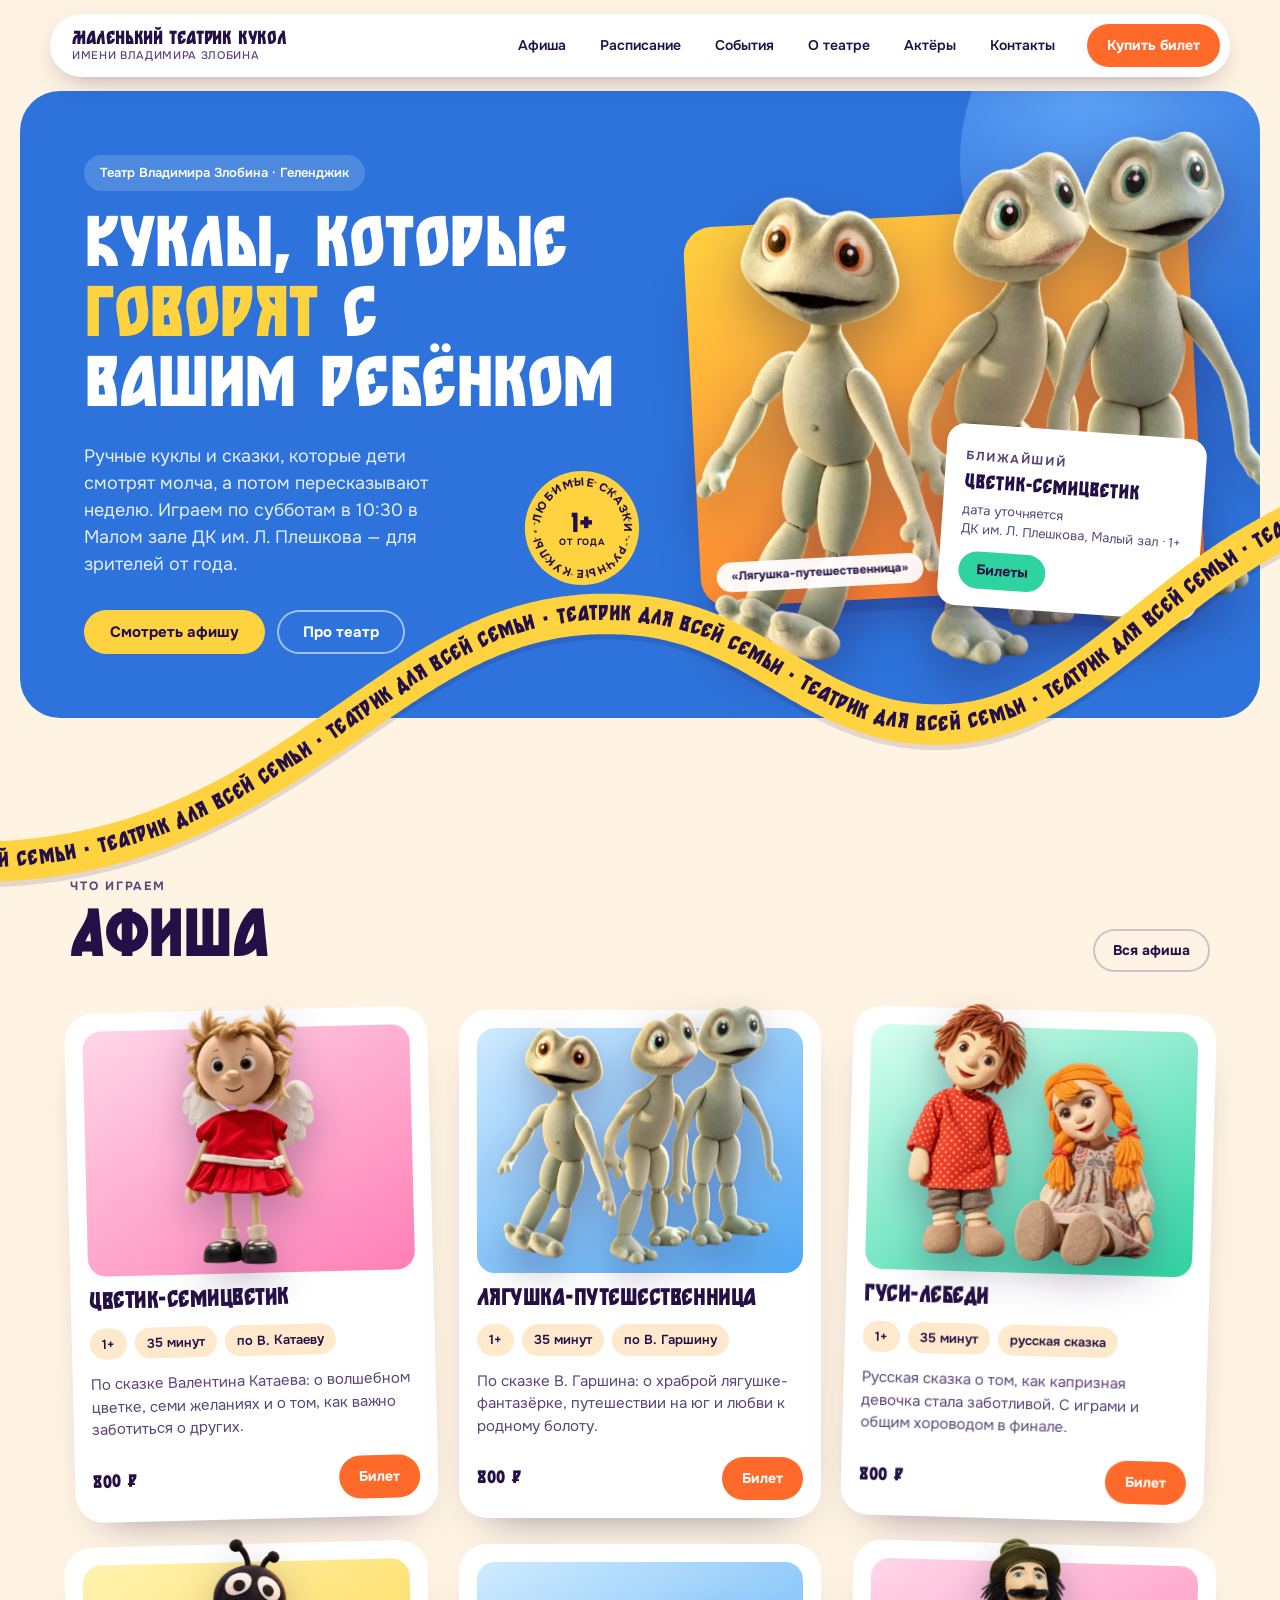
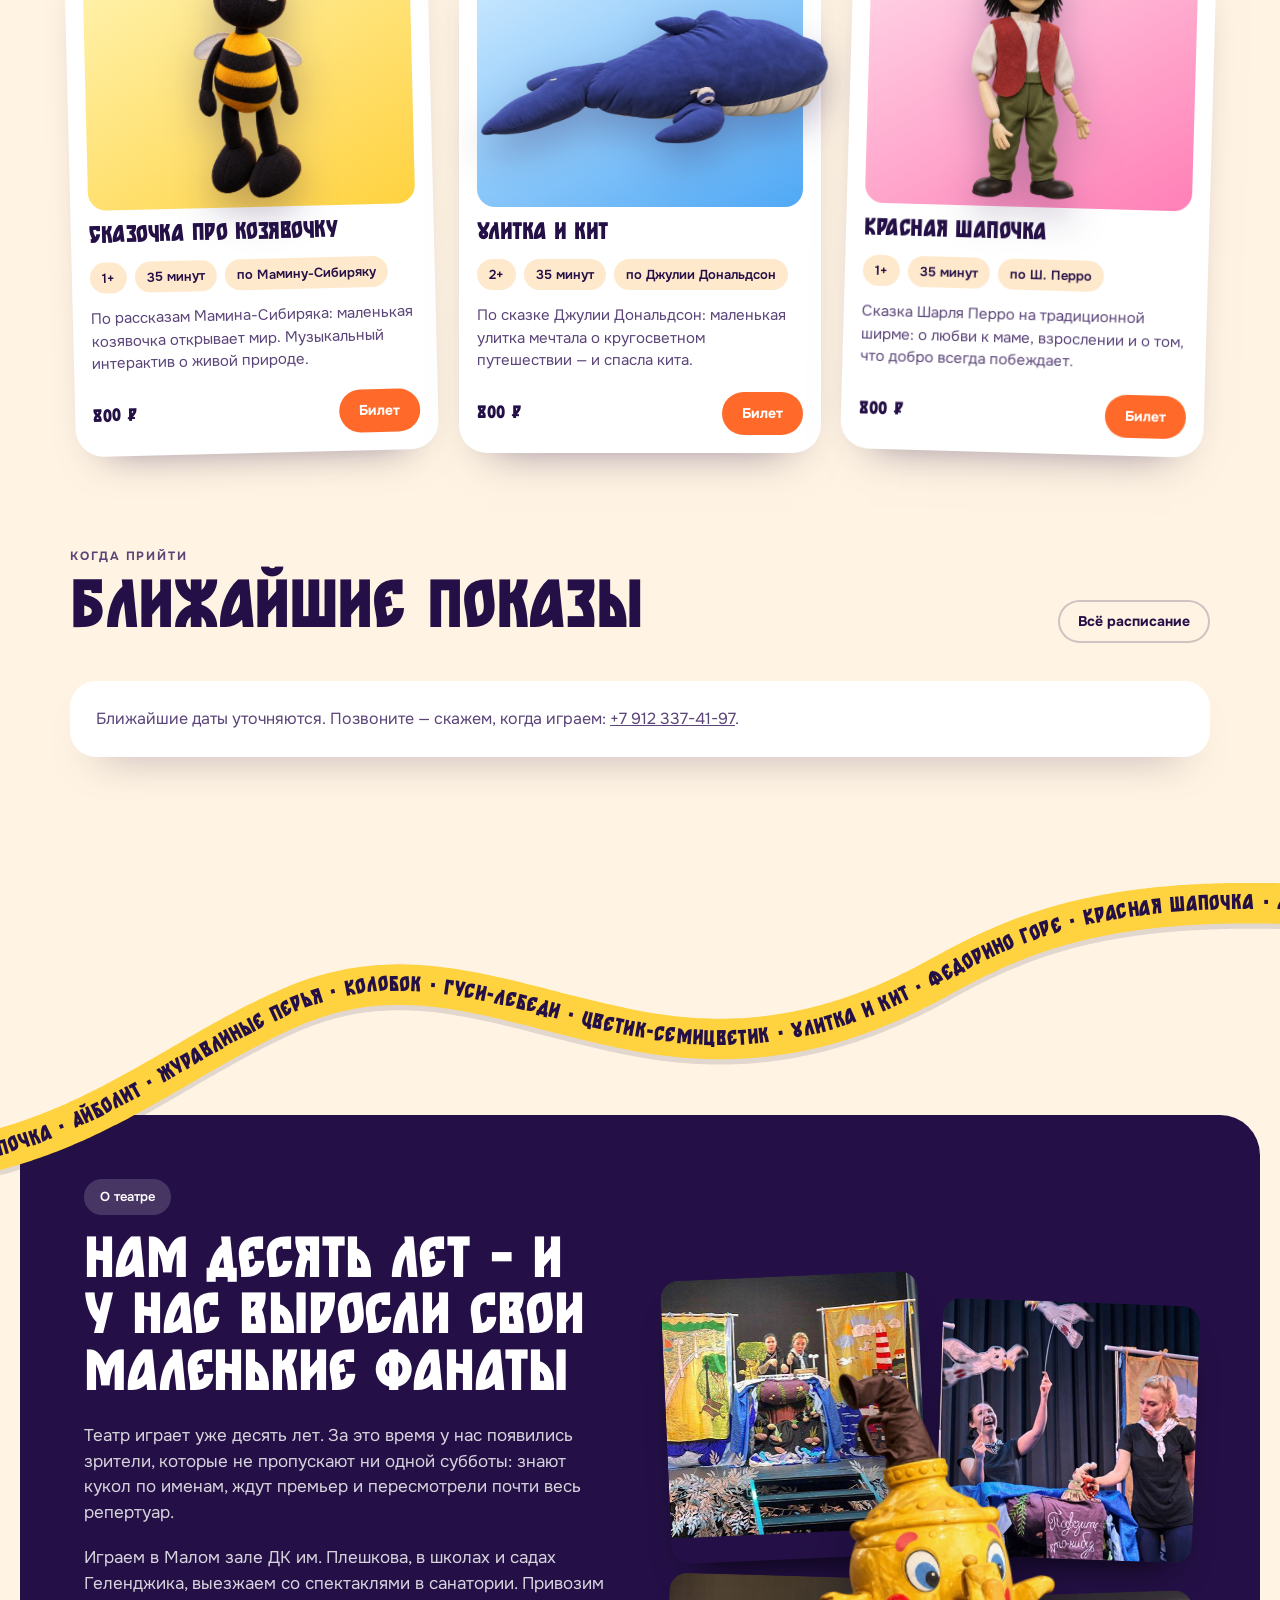
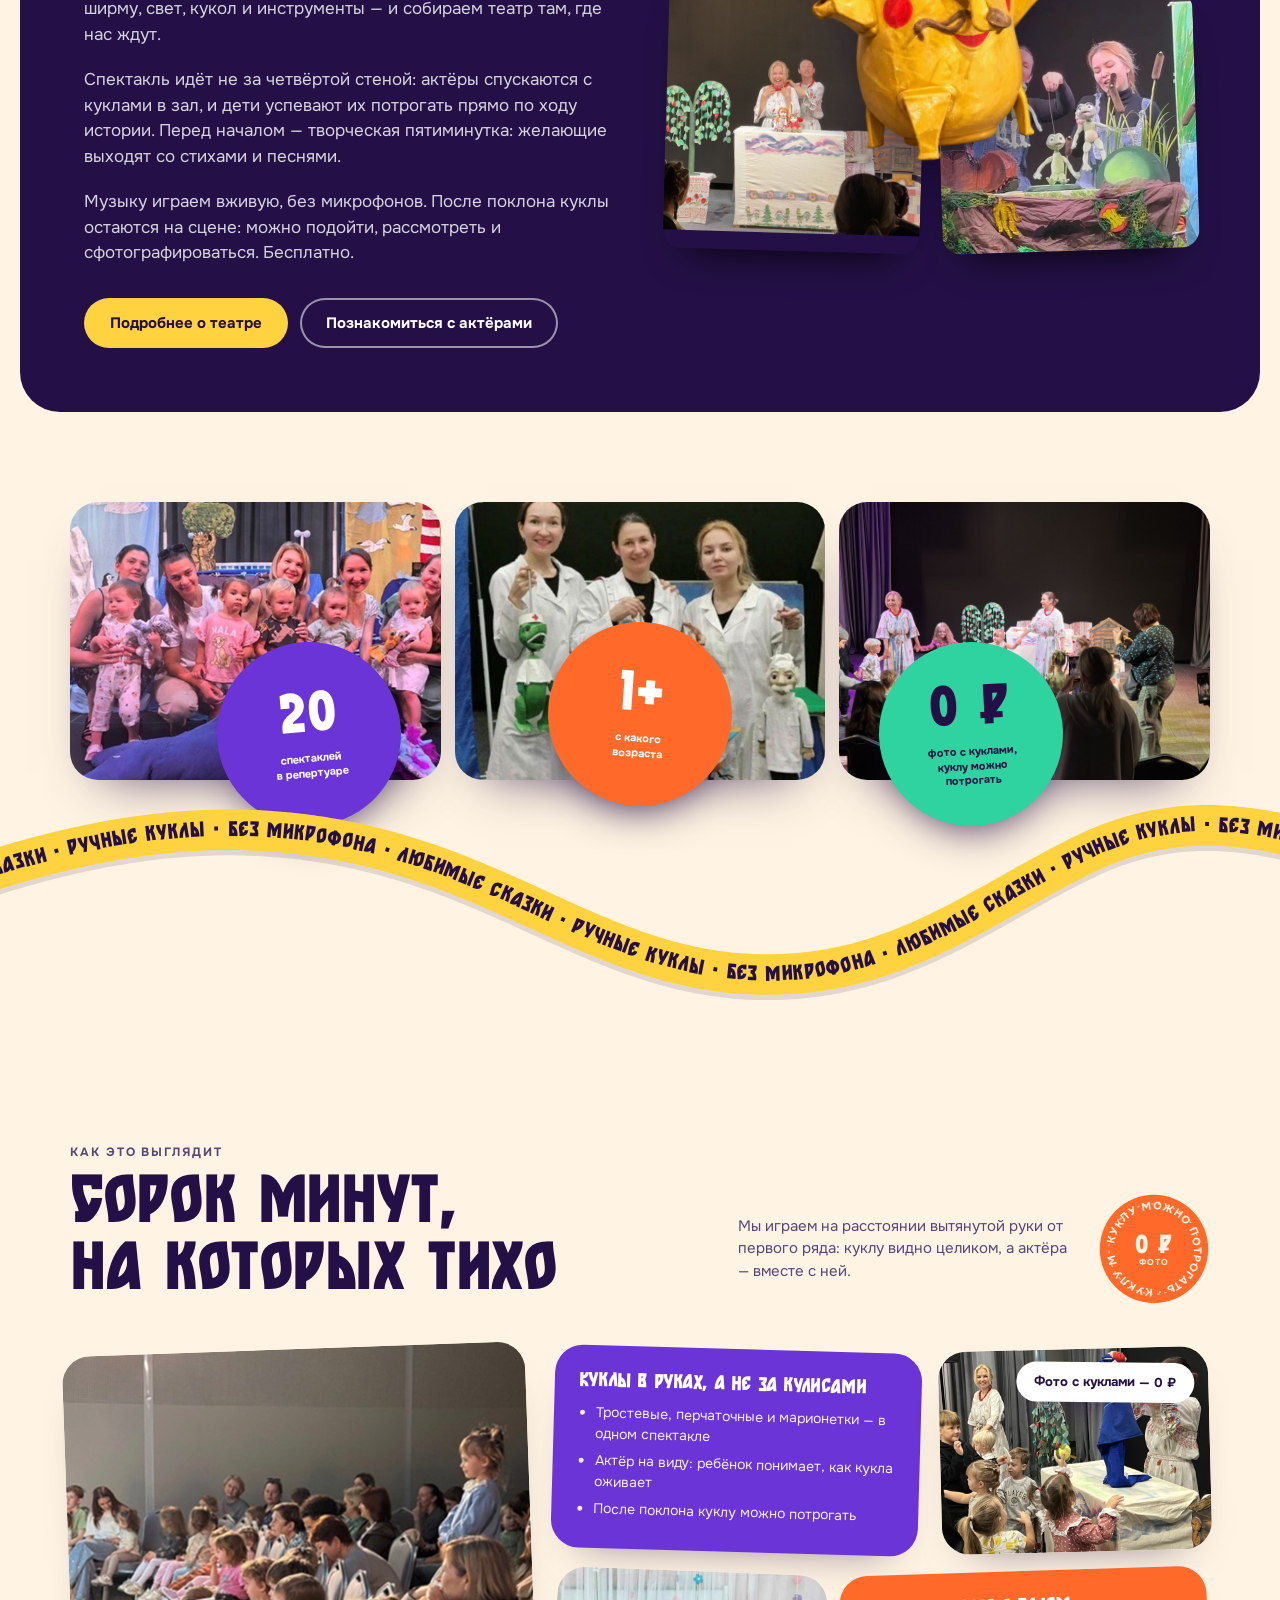
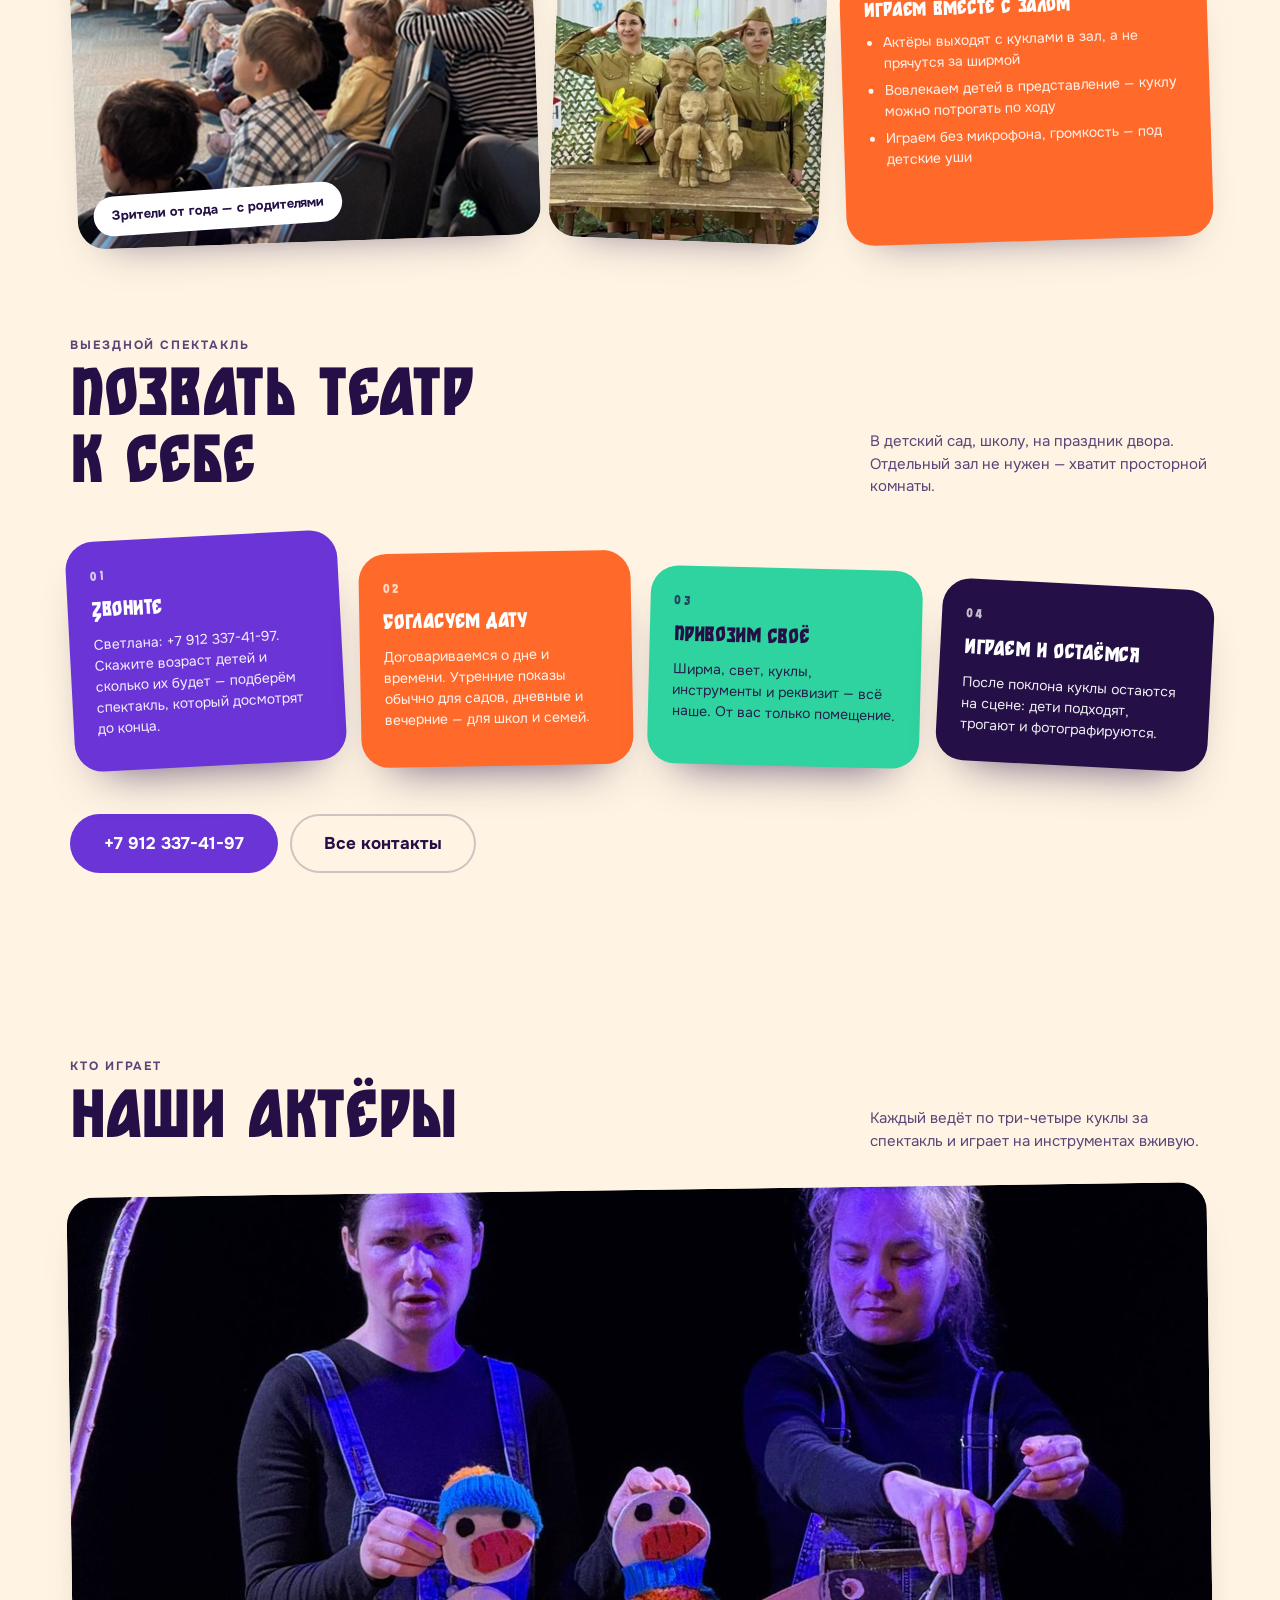
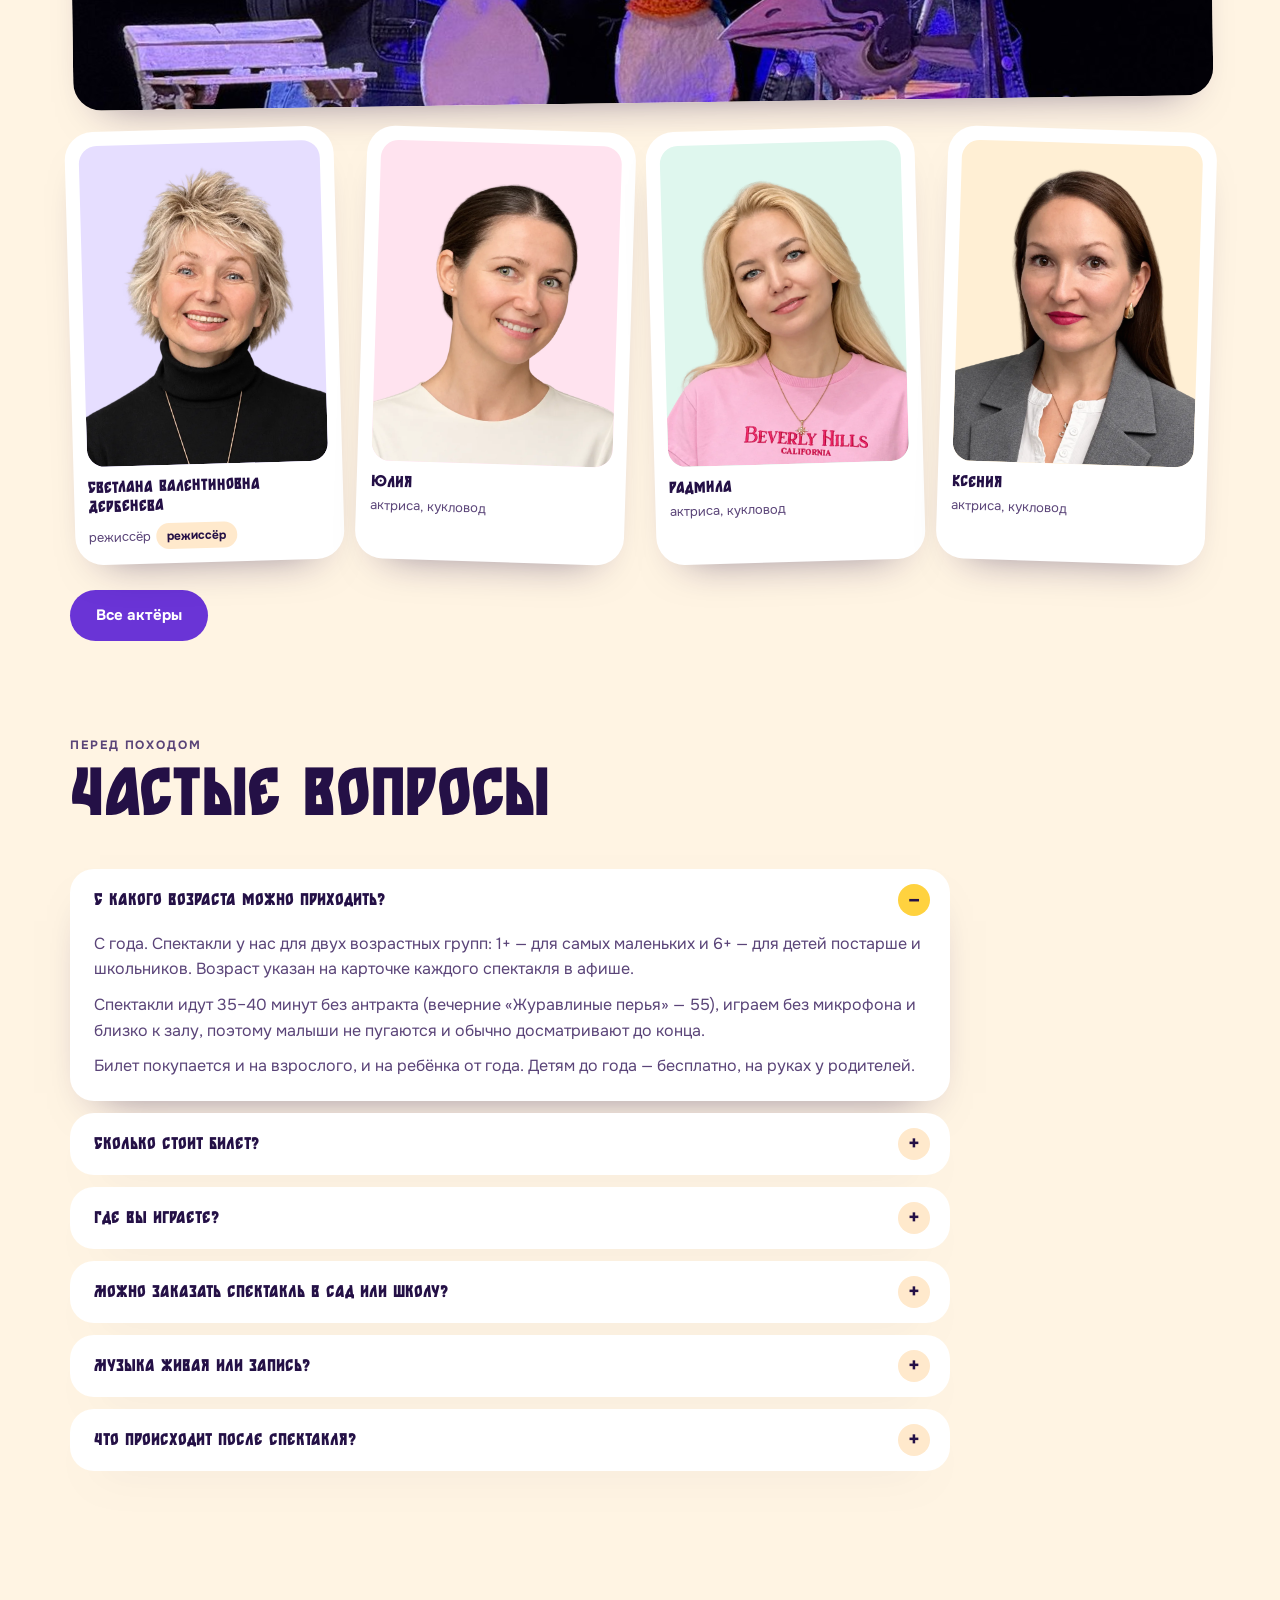
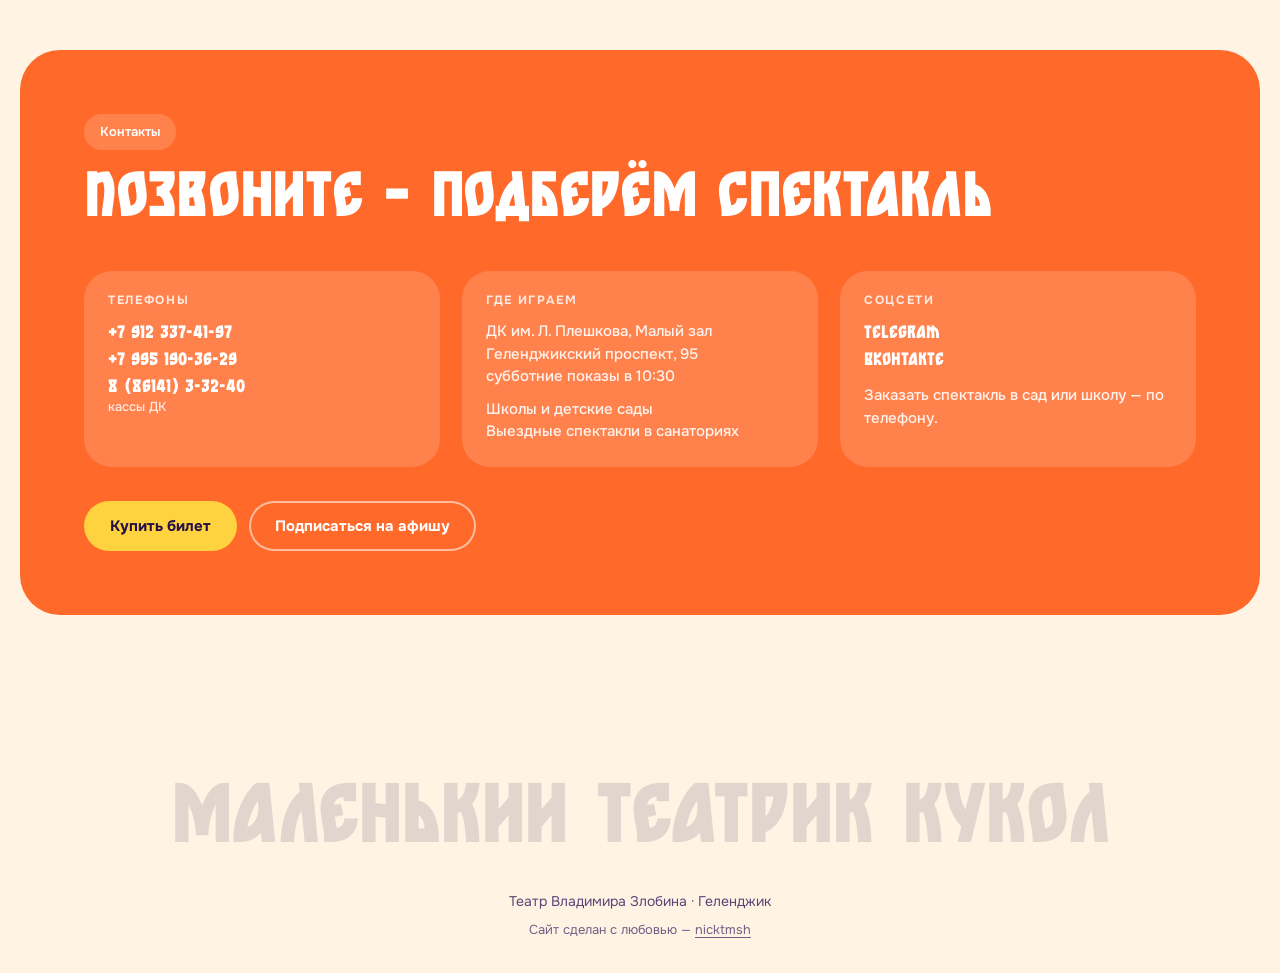
<file: index.html>
<!doctype html>
<html lang="ru">
<head>
<meta charset="utf-8">
<meta name="viewport" content="width=device-width,initial-scale=1,viewport-fit=cover">
<title>Маленький театрик кукол — Геленджик</title>
<meta name="description" content="Театр кукол Владимира Злобина в Геленджике: живая музыка, ручные куклы и сказки для зрителей от года. Афиша, расписание, актёры, контакты.">
<link rel="icon" href="assets/favicon.svg" type="image/svg+xml">
<link rel="icon" href="assets/favicon.ico" sizes="32x32">
<link rel="apple-touch-icon" href="assets/apple-touch-icon.png">
<link rel="manifest" href="assets/site.webmanifest">
<meta name="theme-color" content="#6A34D6">
<link rel="stylesheet" href="assets/css/onest.css">
<link rel="stylesheet" href="assets/css/site.css">
<link rel="stylesheet" href="assets/css/blocks.css">
</head>
<body>

<nav class="nav">
  <div class="nav-in">
    <a class="brand" href="index.html">Маленький театрик кукол<span>имени Владимира Злобина</span></a>
    <div class="nav-links">
      <a href="afisha.html">Афиша</a>
      <a href="raspisanie.html">Расписание</a>
      <a href="sobytiya.html">События</a>
      <a href="o-teatre.html">О театре</a>
      <a href="aktery.html">Актёры</a>
      <a href="#contacts">Контакты</a>
    </div>
    <a class="btn btn-orange btn-sm" href="https://gelendzhik.kassy.ru/events/detskie/" target="_blank" rel="noopener">Купить билет</a>
    <button class="burger" type="button" id="burger"
            aria-label="Меню" aria-expanded="false" aria-controls="navMenu">
      <span></span><span></span><span></span>
    </button>
  </div>
</nav>

<div class="nav-menu" id="navMenu" hidden>
  <nav class="nav-menu-links" aria-label="Разделы сайта">
      <a class="nav-menu-link c1" href="afisha.html">Афиша</a>
      <a class="nav-menu-link c2" href="raspisanie.html">Расписание</a>
      <a class="nav-menu-link c3" href="sobytiya.html">События</a>
      <a class="nav-menu-link c4" href="o-teatre.html">О театре</a>
      <a class="nav-menu-link c5" href="aktery.html">Актёры</a>
      <a class="nav-menu-link c6" href="#contacts">Контакты</a>
  </nav>
  <a class="nav-menu-phone" href="tel:+79123374197">+7 912 337-41-97</a>
  <img class="nav-menu-bird" src="assets/mascot/aybolit.webp" alt="" aria-hidden="true">
</div>

<header class="hero">
  <div class="hero-grid">
    <div>
      <span class="chip">Театр Владимира Злобина · Геленджик</span>
      <h1>Куклы, которые <em>говорят</em> с вашим ребёнком</h1>
      <p class="hero-sub">Ручные куклы и сказки, которые дети смотрят молча, а потом пересказывают неделю. Играем по субботам в 10:30 в Малом зале ДК им. Л. Плешкова — для зрителей от года.</p>
      <div class="hero-cta">
        <a class="btn btn-yellow" href="#afisha">Смотреть афишу</a>
        <a class="btn btn-ghost" href="#about">Про театр</a>
        <div class="seal" style="--seal:118px;margin-left:auto">
          <svg viewBox="0 0 124 124" role="img" aria-label="Для зрителей от года">
            <circle cx="62" cy="62" r="60" fill="#FFD23F"></circle>
            <circle cx="62" cy="62" r="50" fill="none" stroke="#241046" stroke-width="1.5" stroke-dasharray="3 5" opacity=".5"></circle>
            <path id="sealRing1" d="M62,62 m-44,0 a44,44 0 1,1 88,0 a44,44 0 1,1 -88,0" fill="none"></path>
            <text class="seal-ring" fill="#241046"><textPath href="#sealRing1" startOffset="2%">любимые сказки · ручные куклы · живые голоса ·</textPath></text>
            <text class="seal-mid" x="62" y="66" fill="#241046">1+</text>
            <text class="seal-sub" x="62" y="80" fill="#241046">от года</text>
          </svg>
        </div>
      </div>
    </div>
    <div class="hero-art">
      <div class="mascot hero-mascot" data-mascot-rotator data-interval="5500">
        <noscript><img src="assets/mascot/krasnaya-shapochka-volk.webp" alt="Кукла волка из спектакля «Красная шапочка»"></noscript>
      </div>
      <div class="ticket" id="heroTicket"></div>
    </div>
  </div>
</header>

<!-- жёлтая лента: объём и перехлёст строит assets/js/ribbon.js -->
<div class="ribbon ribbon-home" data-ribbon data-phrase="театрик для всей семьи" aria-hidden="true">
  <svg viewBox="0 0 1200 420" role="presentation">
    <defs>
      <path id="ribbonPath" d="M -100 384 C 90 402, 192 346, 300 274 C 396 210, 470 144, 598 156 C 720 168, 764 264, 890 258 C 1002 252, 1072 148, 1182 86 C 1238 54, 1272 42, 1310 32"></path>
    </defs>
    <g class="ribbon-fallback">
      <use href="#ribbonPath" class="band-edge"></use>
      <use href="#ribbonPath" class="band"></use>
    </g>
    <text><textPath href="#ribbonPath" startOffset="0">театрик для всей семьи</textPath></text>
  </svg>
</div>

<section id="afisha">
  <div class="wrap">
    <div class="sec-head">
      <div>
        <span class="eyebrow">Что играем</span>
        <h2>Афиша</h2>
      </div>
      <a class="btn btn-sm btn-line" href="afisha.html">Вся афиша</a>
    </div>
    <div class="cards" id="afishaCards"></div>
    <noscript><p class="sec-note" style="margin-top:20px">Афиша подгружается скриптом. Включите JavaScript или позвоните: +7 912 337-41-97.</p></noscript>
  </div>
</section>

<section id="schedule" style="padding-top:0">
  <div class="wrap">
    <div class="sec-head">
      <div>
        <span class="eyebrow">Когда прийти</span>
        <h2>Ближайшие показы</h2>
      </div>
      <a class="btn btn-sm btn-line" href="raspisanie.html">Всё расписание</a>
    </div>
    <div class="sched" id="schedList"></div>
  </div>
</section>

<!-- жёлтая лента: объём и перехлёст строит assets/js/ribbon.js -->
<div class="ribbon ribbon-titles" data-ribbon data-phrase="Красная шапочка · Айболит · Журавлиные перья · Колобок · Гуси-лебеди · Цветик-семицветик · Улитка и кит · Федорино горе" aria-hidden="true">
  <svg viewBox="0 0 1200 420" role="presentation">
    <defs>
      <path id="ribbonPath3" d="M -100 396 C 70 386, 152 300, 270 248 C 382 198, 472 244, 592 268 C 702 290, 792 268, 882 218 C 972 168, 1064 134, 1310 156"></path>
    </defs>
    <g class="ribbon-fallback">
      <use href="#ribbonPath3" class="band-edge"></use>
      <use href="#ribbonPath3" class="band"></use>
    </g>
    <text><textPath href="#ribbonPath3" startOffset="0">Красная шапочка · Айболит · Журавлиные перья · Колобок · Гуси-лебеди · Цветик-семицветик · Улитка и кит · Федорино горе</textPath></text>
  </svg>
</div>

<section id="about">
  <div class="about">
    <div class="about-grid">
      <div>
        <span class="chip">О театре</span>
        <h2 style="margin-top:18px">Нам десять лет — и у нас выросли свои маленькие фанаты</h2>
        <p>Театр играет уже десять лет. За это время у нас появились зрители, которые не пропускают ни одной субботы: знают кукол по именам, ждут премьер и пересмотрели почти весь репертуар.</p>
        <p>Играем в Малом зале ДК им. Плешкова, в школах и садах Геленджика, выезжаем со спектаклями в санатории. Привозим ширму, свет, кукол и инструменты — и собираем театр там, где нас ждут.</p>
        <p>Спектакль идёт не за четвёртой стеной: актёры спускаются с куклами в зал, и дети успевают их потрогать прямо по ходу истории. Перед началом — творческая пятиминутка: желающие выходят со стихами и песнями.</p>
        <p>Музыку играем вживую, без микрофонов. После поклона куклы остаются на сцене: можно подойти, рассмотреть и сфотографироваться. Бесплатно.</p>
        <div class="hero-cta">
          <a class="btn btn-yellow" href="o-teatre.html">Подробнее о театре</a>
          <a class="btn btn-ghost" href="aktery.html">Познакомиться с актёрами</a>
        </div>
      </div>
      <div class="collage">
        <figure><img src="assets/photo/scene-shirma.jpg" alt="Сцена с расписными ширмами и куклами" loading="lazy"></figure>
        <figure><img src="assets/photo/seagulls.jpg" alt="Актрисы ведут марионеток-чаек" loading="lazy"></figure>
        <figure><img src="assets/photo/gusi-scene.jpg" alt="Сцена спектакля «Гуси-лебеди»: ширма, избушка и яблоня" loading="lazy"></figure>
        <figure><img src="assets/photo/frogs.jpg" alt="Куклы-лягушки на марионеточных нитях" loading="lazy"></figure>
              <img class="about-mascot" src="assets/mascot/fedorino-gore.webp"
             alt="Кукла самовара из спектакля «Федорино горе»">
</div>
    </div>
  </div>

  <div class="wrap">
    <div class="factband">
      <div class="factband-stats">
        <div class="stat"><b>20</b><span>спектаклей<br>в репертуаре</span></div>
        <div class="stat"><b>1+</b><span>с какого<br>возраста</span></div>
        <div class="stat"><b>0 ₽</b><span>фото с куклами,<br>куклу можно<br>потрогать</span></div>
      </div>
      <div class="factband-photos">
        <figure><img src="assets/photo/kids-whale.jpg" alt="Зрители фотографируются с большой куклой кита" loading="lazy"></figure>
        <figure><img src="assets/photo/doctors.jpg" alt="Актрисы в белых халатах с куклами" loading="lazy"></figure>
        <figure><img src="assets/photo/gusi-khorovod.jpg" alt="Дети водят хоровод с актрисами после спектакля «Гуси-лебеди»" loading="lazy"></figure>
      </div>
    </div>
  </div>
</section>

<!-- жёлтая лента: объём и перехлёст строит assets/js/ribbon.js -->
<div class="ribbon ribbon-mid" data-ribbon data-phrase="любимые сказки · ручные куклы · без микрофона" aria-hidden="true">
  <svg viewBox="0 0 1200 420" role="presentation">
    <defs>
      <path id="ribbonPath2" d="M -100 214 C 70 148, 222 116, 392 172 C 520 214, 606 288, 744 278 C 860 270, 940 200, 1030 160 C 1120 122, 1200 140, 1310 180"></path>
    </defs>
    <g class="ribbon-fallback">
      <use href="#ribbonPath2" class="band-edge"></use>
      <use href="#ribbonPath2" class="band"></use>
    </g>
    <text><textPath href="#ribbonPath2" startOffset="0">любимые сказки · ручные куклы · без микрофона</textPath></text>
  </svg>
</div>

<section id="how">
  <div class="wrap">
    <div class="sec-head">
      <div>
        <span class="eyebrow">Как это выглядит</span>
        <h2>Сорок минут, <br>на которых тихо</h2>
      </div>
      <div style="display:flex;align-items:center;gap:20px;flex-wrap:wrap">
        <p class="sec-note">Мы играем на расстоянии вытянутой руки от первого ряда: куклу видно целиком, а актёра — вместе с ней.</p>
        <div class="seal" style="--seal:112px">
          <svg viewBox="0 0 124 124" role="img" aria-label="Фото с куклами бесплатно">
            <circle cx="62" cy="62" r="60" fill="#FF6A2B"></circle>
            <circle cx="62" cy="62" r="50" fill="none" stroke="#FFF4E3" stroke-width="1.5" stroke-dasharray="3 5" opacity=".6"></circle>
            <path id="sealRing2" d="M62,62 m-44,0 a44,44 0 1,1 88,0 a44,44 0 1,1 -88,0" fill="none"></path>
            <text class="seal-ring" fill="#FFF4E3"><textPath href="#sealRing2" startOffset="2%">куклу можно потрогать · куклу можно потрогать ·</textPath></text>
            <text class="seal-mid" x="62" y="66" fill="#FFF4E3">0 ₽</text>
            <text class="seal-sub" x="62" y="80" fill="#FFF4E3">фото</text>
          </svg>
        </div>
      </div>
    </div>

    <div class="mosaic">
      <div class="mos m1">
        <img src="assets/photo/audience.jpg" alt="Зрительный зал: дети и родители смотрят спектакль" loading="lazy">
        <span class="bubble b1">Зрители от года — с родителями</span>
      </div>
      <div class="mos m2 mos-text m-violet">
        <h3>Куклы в руках, а не за кулисами</h3>
        <ul>
          <li>Тростевые, перчаточные и марионетки — в одном спектакле</li>
          <li>Актёр на виду: ребёнок понимает, как кукла оживает</li>
          <li>После поклона куклу можно потрогать</li>
        </ul>
      </div>
      <div class="mos m3">
        <img src="assets/photo/kids-puppets.jpg" alt="Дети трогают кукол после спектакля «Гуси-лебеди»" loading="lazy">
        <span class="bubble b2">Фото с куклами — 0 ₽</span>
      </div>
      <div class="mos m4">
        <img src="assets/photo/soldiers.jpg" alt="Актрисы в военной форме с куклами из спектакля о войне" loading="lazy">
      </div>
      <div class="mos m5 mos-text m-orange">
        <h3>Играем вместе с залом</h3>
        <ul>
          <li>Актёры выходят с куклами в зал, а не прячутся за ширмой</li>
          <li>Вовлекаем детей в представление — куклу можно потрогать по ходу</li>
          <li>Играем без микрофона, громкость — под детские уши</li>
        </ul>
      </div>
    </div>
  </div>
</section>

<section id="order" style="padding-top:0">
  <div class="wrap">
    <div class="sec-head">
      <div>
        <span class="eyebrow">Выездной спектакль</span>
        <h2>Позвать театр <br>к себе</h2>
      </div>
      <p class="sec-note">В детский сад, школу, на праздник двора. Отдельный зал не нужен — хватит просторной комнаты.</p>
    </div>
    <div class="steps">
      <article class="step">
        <span class="no">01</span>
        <h3>Звоните</h3>
        <p>Светлана: +7 912 337-41-97. Скажите возраст детей и сколько их будет — подберём спектакль, который досмотрят до конца.</p>
      </article>
      <article class="step">
        <span class="no">02</span>
        <h3>Согласуем дату</h3>
        <p>Договариваемся о дне и времени. Утренние показы обычно для садов, дневные и вечерние — для школ и семей.</p>
      </article>
      <article class="step">
        <span class="no">03</span>
        <h3>Привозим своё</h3>
        <p>Ширма, свет, куклы, инструменты и реквизит — всё наше. От вас только помещение.</p>
      </article>
      <article class="step">
        <span class="no">04</span>
        <h3>Играем и остаёмся</h3>
        <p>После поклона куклы остаются на сцене: дети подходят, трогают и фотографируются.</p>
      </article>
    </div>
    <div class="hero-cta" style="margin-top:8px">
      <a class="btn btn-violet btn-lg" href="tel:+79123374197">+7 912 337-41-97</a>
      <a class="btn btn-line btn-lg" href="#contacts">Все контакты</a>
    </div>
  </div>
</section>

<section id="troupe">
  <div class="wrap">
    <div class="sec-head">
      <div>
        <span class="eyebrow">Кто играет</span>
        <h2>Наши актёры</h2>
      </div>
      <p class="sec-note">Каждый ведёт по три-четыре куклы за спектакль и играет на инструментах вживую.</p>
    </div>
    <a class="troupe-photo" href="aktery.html">
      <img src="assets/photo/actors-shirma.jpg"
           alt="Две актрисы ведут кукол-снеговичков за ширмой" loading="lazy">
      <span class="troupe-photo-cap">Обычный спектакль играют двое или трое — за ширмой и с куклами в руках</span>
    </a>
    <div class="troupe">
      <a class="actor" href="aktery.html">
        <div class="ph-p p4 has-photo"><img src="assets/photo/actors/svetlana.webp" alt="Светлана Валентиновна Дербенева, режиссёр театра" loading="lazy"></div>
        <b>Светлана Валентиновна Дербенева</b>
        <small>режиссёр</small>
        <span class="role">режиссёр</span>
      </a>
      <a class="actor" href="aktery.html">
        <div class="ph-p p1 has-photo"><img src="assets/photo/actors/yulia.webp" alt="Юлия, актриса театра" loading="lazy"></div>
        <b>Юлия</b>
        <small>актриса, кукловод</small>
      </a>
      <a class="actor" href="aktery.html">
        <div class="ph-p p2 has-photo"><img src="assets/photo/actors/radmila.webp" alt="Радмила, актриса театра" loading="lazy"></div>
        <b>Радмила</b>
        <small>актриса, кукловод</small>
      </a>
      <a class="actor" href="aktery.html">
        <div class="ph-p p3 has-photo"><img src="assets/photo/actors/ksenia.webp" alt="Ксения, актриса театра" loading="lazy"></div>
        <b>Ксения</b>
        <small>актриса, кукловод</small>
      </a>
    </div>
    <div class="hero-cta" style="margin-top:28px">
      <a class="btn btn-violet" href="aktery.html">Все актёры</a>
    </div>
  </div>
</section>

<section id="faq" style="padding-top:0">
  <div class="wrap">
    <div class="sec-head">
      <div>
        <span class="eyebrow">Перед походом</span>
        <h2>Частые вопросы</h2>
      </div>
    </div>
    <div class="faq">
      <details open>
        <summary>С какого возраста можно приходить?</summary>
        <div class="answer">
          <p>С года. Спектакли у нас для двух возрастных групп: 1+ — для самых маленьких и 6+ — для детей постарше и школьников. Возраст указан на карточке каждого спектакля в афише.</p>
          <p>Спектакли идут 35–40 минут без антракта (вечерние «Журавлиные перья» — 55), играем без микрофона и близко к залу, поэтому малыши не пугаются и обычно досматривают до конца.</p>
          <p>Билет покупается и на взрослого, и на ребёнка от года. Детям до года — бесплатно, на руках у родителей.</p>
        </div>
      </details>
      <details>
        <summary>Сколько стоит билет?</summary>
        <div class="answer">
          <p>800 ₽ на субботние спектакли, 1000 ₽ на вечерние «Журавлиные перья». Билет нужен и взрослому, и ребёнку от года. Купить можно на kassy.ru или в кассе ДК.</p>
        </div>
      </details>
      <details>
        <summary>Где вы играете?</summary>
        <div class="answer">
          <p>Основная площадка — Малый зал ДК им. Л. Плешкова, Геленджикский проспект, 95: субботние показы в 10:30. Играем на фестивалях, в школах и детских садах города, выезжаем со спектаклями в санатории.</p>
        </div>
      </details>
      <details>
        <summary>Можно заказать спектакль в сад или школу?</summary>
        <div class="answer">
          <p>Да. Привозим ширму, свет, кукол и инструменты — от вас нужно только помещение. Обсудить спектакль и договориться о приезде можно со Светланой: +7 912 337-41-97.</p>
        </div>
      </details>
      <details>
        <summary>Музыка живая или запись?</summary>
        <div class="answer">
          <p>Живая. Инструменты стоят прямо на сцене, играют те же актёры, что ведут кукол. Фонограммы у нас нет.</p>
        </div>
      </details>
      <details>
        <summary>Что происходит после спектакля?</summary>
        <div class="answer">
          <p>Куклы остаются на сцене. Можно подойти, рассмотреть их вблизи, потрогать и сфотографироваться — бесплатно.</p>
        </div>
      </details>
    </div>
  </div>
</section>

<section id="contacts">
  <div class="contacts">
    <span class="chip">Контакты</span>
    <h2 style="margin-top:18px">Позвоните — подберём спектакль</h2>
    <div class="c-grid">
      <div class="c-card">
        <h3>Телефоны</h3>
        <a href="tel:+79123374197">+7 912 337-41-97</a>
        <a href="tel:+79951903629">+7 995 190-36-29</a>
        <a href="tel:+78614133240">8 (86141) 3-32-40<small>кассы ДК</small></a>
      </div>
      <div class="c-card">
        <h3>Где играем</h3>
        <p class="plain">ДК им. Л. Плешкова, Малый зал<br>Геленджикский проспект, 95<br>субботние показы в 10:30</p>
        <p class="plain" style="margin-top:10px">Школы и детские сады<br>Выездные спектакли в санаториях</p>
      </div>
      <div class="c-card">
        <h3>Соцсети</h3>
        <a href="https://t.me/teatr77777" target="_blank" rel="noopener">Telegram</a>
        <a href="https://vk.com/smallteatrik" target="_blank" rel="noopener">ВКонтакте</a>
        <p class="plain" style="margin-top:10px">Заказать спектакль в сад или школу — по телефону.</p>
      </div>
    </div>
    <div class="c-cta">
      <a class="btn btn-yellow" href="https://gelendzhik.kassy.ru/events/detskie/" target="_blank" rel="noopener">Купить билет</a>
      <a class="btn btn-ghost" href="https://t.me/teatr77777" target="_blank" rel="noopener">Подписаться на афишу</a>
    </div>
  </div>
</section>

<div class="wordmark" aria-hidden="true"><div>маленький театрик кукол</div></div>

<footer>
  Театр Владимира Злобина · Геленджик
  <span class="credit">Сайт сделан с любовью — <a href="https://www.nicktmsh.com/" target="_blank" rel="noopener">nicktmsh</a></span>
</footer>

<script src="assets/js/store.js"></script>
<script src="assets/js/lift.js" defer></script>
<script src="assets/js/render.js"></script>
<script src="assets/js/hero-mascot.js" defer></script>
<script src="assets/js/ribbon.js" defer></script>
<script>
(function(){
  'use strict';
  var esc = TEATR.escapeHtml;

  /* ── карточки афиши: на главной — первые шесть ── */
  var shows = TEATR.published();
  document.getElementById('afishaCards').innerHTML = shows.slice(0, 6).map(TEATR.cardHtml).join('');

  /* ── расписание: ближайшие показы, остальное — на странице расписания ── */
  var upcoming = TEATR.upcoming();
  var schedEl = document.getElementById('schedList');
  if (upcoming.length) {
    schedEl.innerHTML = upcoming.slice(0, 4).map(TEATR.schedRowHtml).join('');
  } else {
    schedEl.innerHTML = '<div class="sched-empty">Ближайшие даты уточняются. Позвоните — скажем, когда играем: <a href="tel:+79123374197" style="text-decoration:underline">+7 912 337-41-97</a>.</div>';
  }

  /* ── билет ближайшего спектакля в герое ── */
  var n = TEATR.next();
  if (n) {
    var when = n.date ? TEATR.formatDate(n.date) : 'дата уточняется';
    document.getElementById('heroTicket').innerHTML = '' +
      '<span class="eyebrow">Ближайший</span>' +
      '<b><a href="spektakl.html?id=' + encodeURIComponent(n.id) + '">' + esc(n.title) + '</a></b>' +
      '<small>' + esc(when) + '</small>' +
      '<small>' + esc(n.venue) + ' · ' + esc(n.age) + '</small>' +
      '<a class="price" href="' + esc(n.ticketUrl || TEATR.TICKET_URL) + '" target="_blank" rel="noopener">Билеты</a>';
  }
})();
</script>
<script src="assets/js/menu.js" defer></script>
</body>
</html>
</file>
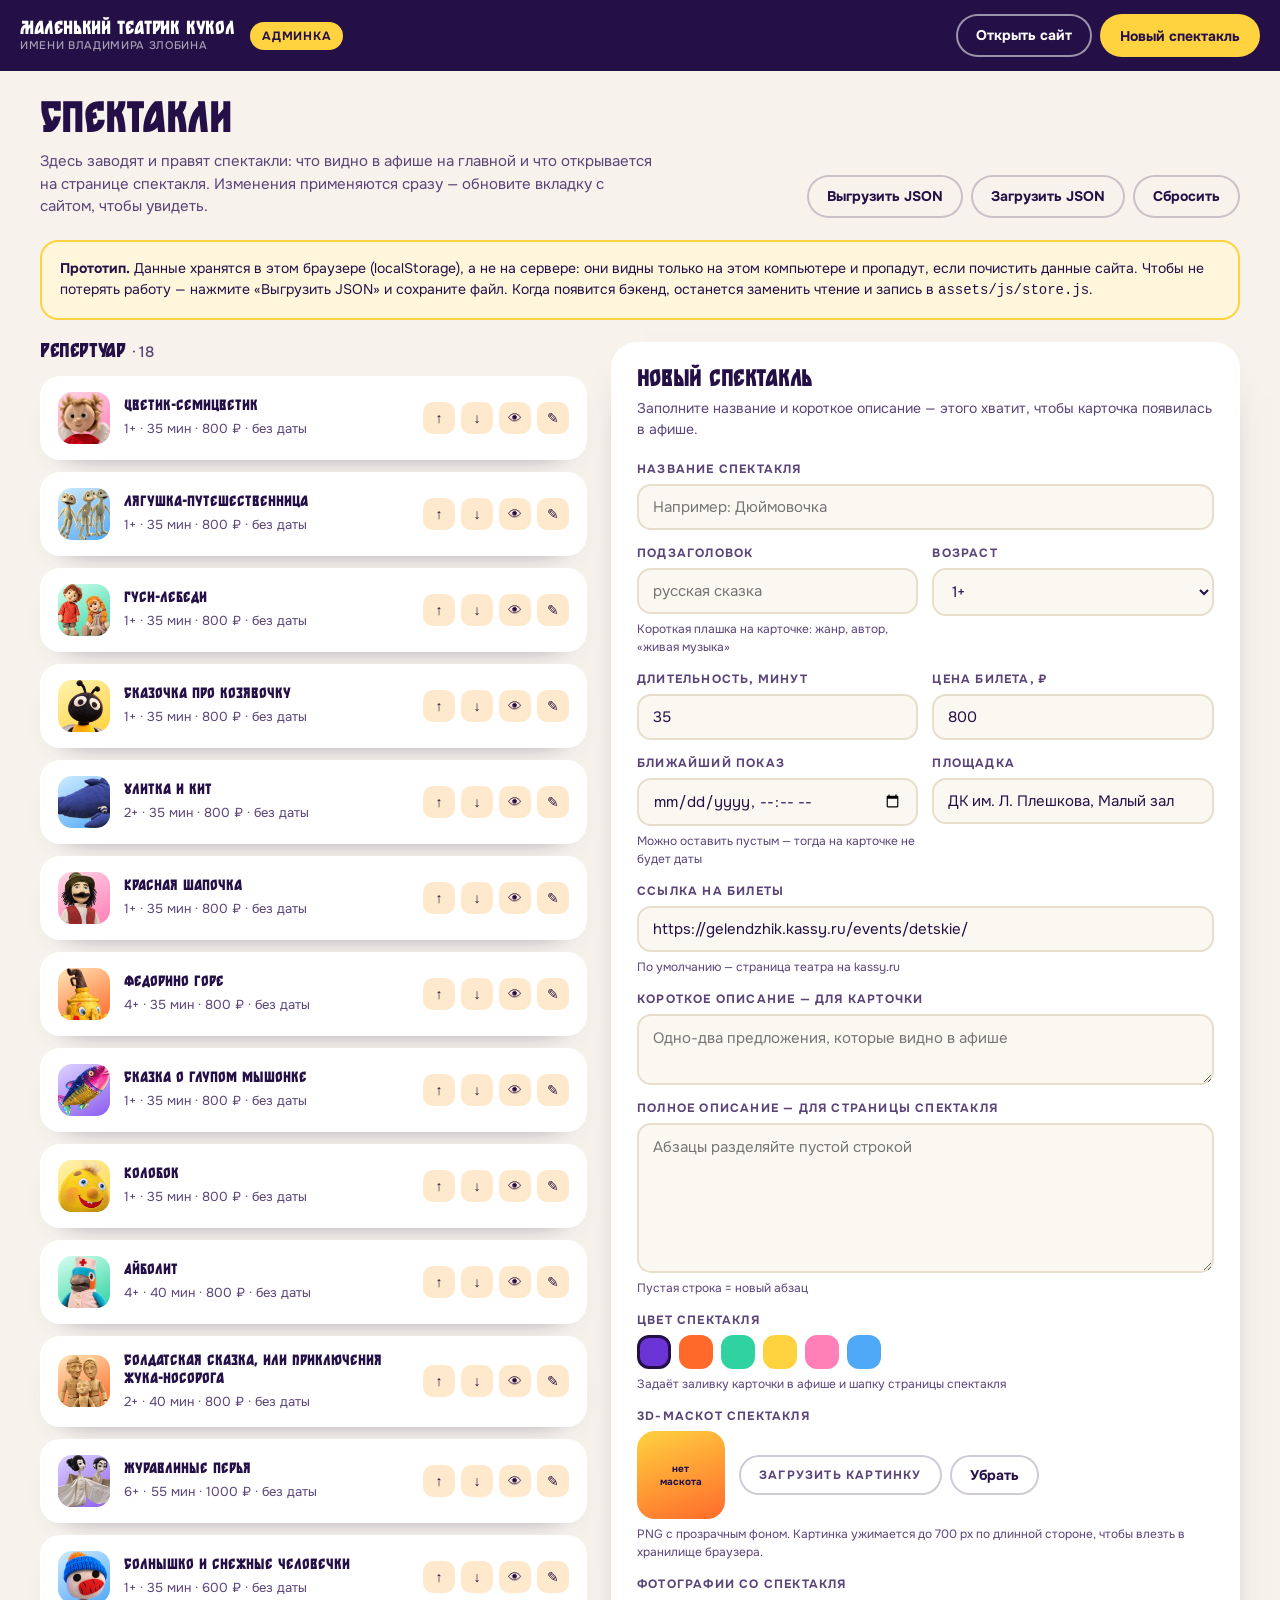
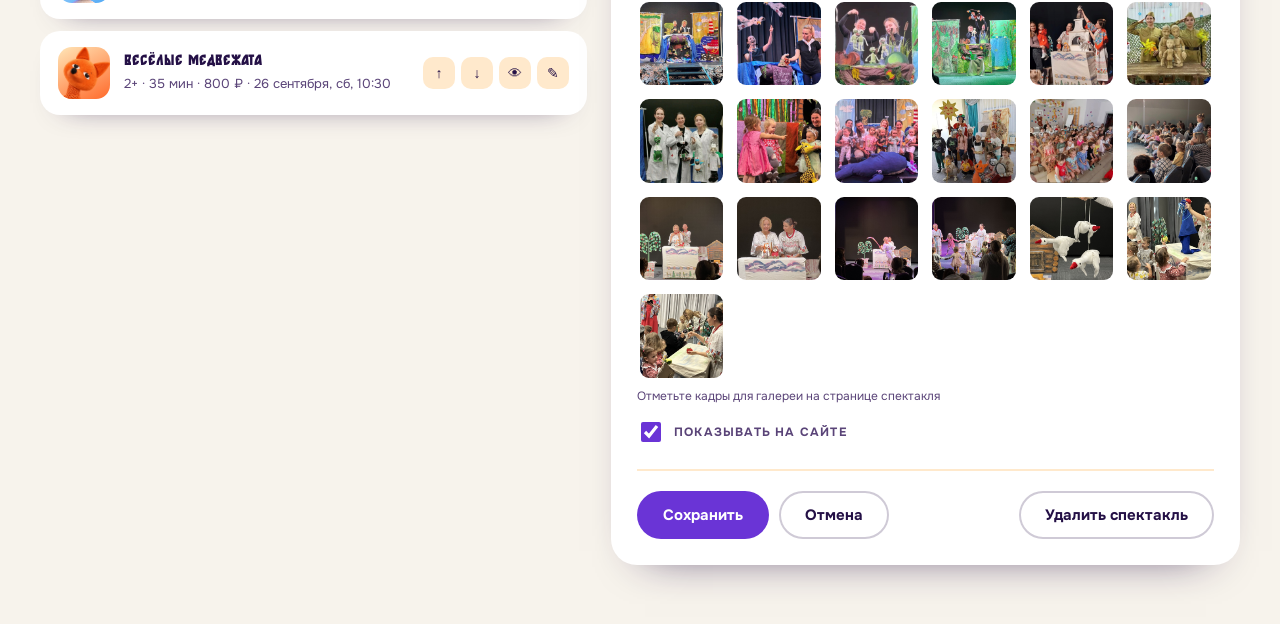
<file: admin.html>
<!doctype html>
<html lang="ru">
<head>
<meta charset="utf-8">
<meta name="viewport" content="width=device-width,initial-scale=1,viewport-fit=cover">
<title>Админка — Маленький театрик кукол</title>
<meta name="robots" content="noindex">
<link rel="icon" href="assets/favicon.svg" type="image/svg+xml">
<link rel="icon" href="assets/favicon.ico" sizes="32x32">
<link rel="apple-touch-icon" href="assets/apple-touch-icon.png">
<link rel="manifest" href="assets/site.webmanifest">
<meta name="theme-color" content="#6A34D6">
<link rel="stylesheet" href="assets/css/onest.css">
<link rel="stylesheet" href="assets/css/site.css">
<link rel="stylesheet" href="assets/css/admin.css">
</head>
<body class="admin">

<div class="adm-top">
  <div class="adm-top-in">
    <div class="brand">Маленький театрик кукол<span>имени Владимира Злобина</span></div>
    <span class="adm-badge">Админка</span>
    <div class="adm-top-actions">
      <a class="btn btn-sm btn-ghost" href="index.html" target="_blank" rel="noopener">Открыть сайт</a>
      <button class="btn btn-sm btn-yellow" id="btnNew" type="button">Новый спектакль</button>
    </div>
  </div>
</div>

<div class="adm-wrap">

  <div class="adm-head">
    <div>
      <h1>Спектакли</h1>
      <p>Здесь заводят и правят спектакли: что видно в афише на главной и что открывается на странице спектакля. Изменения применяются сразу — обновите вкладку с сайтом, чтобы увидеть.</p>
    </div>
    <div style="display:flex;gap:8px;flex-wrap:wrap">
      <button class="btn btn-sm btn-line" id="btnExport" type="button">Выгрузить JSON</button>
      <label class="btn btn-sm btn-line" for="fileImport" style="cursor:pointer">Загрузить JSON</label>
      <input type="file" id="fileImport" accept="application/json,.json" hidden>
      <button class="btn btn-sm btn-line" id="btnReset" type="button">Сбросить</button>
    </div>
  </div>

  <div class="adm-note">
    <b>Прототип.</b> Данные хранятся в этом браузере (localStorage), а не на сервере: они видны только на этом компьютере и пропадут, если почистить данные сайта. Чтобы не потерять работу — нажмите «Выгрузить JSON» и сохраните файл. Когда появится бэкенд, останется заменить чтение и запись в <code>assets/js/store.js</code>.
  </div>

  <div class="adm-grid">
    <div>
      <h2 style="font-size:20px;margin-bottom:14px">Репертуар <span id="countLabel" style="color:var(--ink-2);font-family:var(--sans);font-weight:500;font-size:15px"></span></h2>
      <div class="adm-list" id="list"></div>
    </div>

    <form class="adm-form" id="form" novalidate>
      <h2 id="formTitle">Новый спектакль</h2>
      <p class="hint" id="formHint">Заполните название и короткое описание — этого хватит, чтобы карточка появилась в афише.</p>

      <div class="f-grid">
        <div class="field full">
          <label for="f-title">Название спектакля</label>
          <input id="f-title" name="title" type="text" placeholder="Например: Дюймовочка" autocomplete="off">
          <span class="err" id="err-title" hidden>Без названия спектакль не сохранить</span>
        </div>

        <div class="field">
          <label for="f-tagline">Подзаголовок</label>
          <input id="f-tagline" name="tagline" type="text" placeholder="русская сказка">
          <small>Короткая плашка на карточке: жанр, автор, «живая музыка»</small>
        </div>

        <div class="field">
          <label for="f-age">Возраст</label>
          <select id="f-age" name="age">
            <option>0+</option><option>1+</option><option>2+</option>
            <option>3+</option><option>6+</option><option>12+</option>
          </select>
        </div>

        <div class="field">
          <label for="f-duration">Длительность, минут</label>
          <input id="f-duration" name="duration" type="number" min="5" max="180" step="5" value="35">
        </div>

        <div class="field">
          <label for="f-price">Цена билета, ₽</label>
          <input id="f-price" name="price" type="number" min="0" max="10000" step="50" value="800">
        </div>

        <div class="field">
          <label for="f-date">Ближайший показ</label>
          <input id="f-date" name="date" type="datetime-local">
          <small>Можно оставить пустым — тогда на карточке не будет даты</small>
        </div>

        <div class="field">
          <label for="f-venue">Площадка</label>
          <input id="f-venue" name="venue" type="text" list="venues" placeholder="ДК им. Л. Плешкова, Малый зал">
          <datalist id="venues">
            <option value="ДК им. Л. Плешкова, Малый зал"></option>
            <option value="Выездной спектакль в санатории"></option>
            <option value="Школы и детские сады"></option>
          </datalist>
        </div>

        <div class="field full">
          <label for="f-ticket">Ссылка на билеты</label>
          <input id="f-ticket" name="ticketUrl" type="url" placeholder="https://gelendzhik.kassy.ru/...">
          <small>По умолчанию — страница театра на kassy.ru</small>
        </div>

        <div class="field full">
          <label for="f-short">Короткое описание — для карточки</label>
          <textarea id="f-short" name="short" style="min-height:70px" placeholder="Одно-два предложения, которые видно в афише"></textarea>
        </div>

        <div class="field full">
          <label for="f-description">Полное описание — для страницы спектакля</label>
          <textarea id="f-description" name="description" style="min-height:150px" placeholder="Абзацы разделяйте пустой строкой"></textarea>
          <small>Пустая строка = новый абзац</small>
        </div>

        <div class="field full">
          <label>Цвет спектакля</label>
          <div class="tones" id="tones">
            <button class="tone-dot t-violet" type="button" data-tone="violet" data-art="a4" aria-pressed="false" title="фиолетовый"></button>
            <button class="tone-dot t-orange" type="button" data-tone="orange" data-art="a3" aria-pressed="false" title="оранжевый"></button>
            <button class="tone-dot t-mint" type="button" data-tone="mint" data-art="a2" aria-pressed="false" title="мятный"></button>
            <button class="tone-dot t-yellow" type="button" data-tone="yellow" data-art="a5" aria-pressed="false" title="жёлтый"></button>
            <button class="tone-dot t-pink" type="button" data-tone="pink" data-art="a1" aria-pressed="false" title="розовый"></button>
            <button class="tone-dot t-sky" type="button" data-tone="sky" data-art="a6" aria-pressed="false" title="голубой"></button>
          </div>
          <small>Задаёт заливку карточки в афише и шапку страницы спектакля</small>
        </div>

        <div class="field full">
          <label>3D-маскот спектакля</label>
          <div class="mascot-row">
            <div class="mascot-preview" id="mascotPreview">нет<br>маскота</div>
            <div style="display:flex;gap:8px;flex-wrap:wrap">
              <label class="btn btn-sm btn-line" for="f-mascot" style="cursor:pointer">Загрузить картинку</label>
              <input type="file" id="f-mascot" accept="image/*" hidden>
              <button class="btn btn-sm btn-line" type="button" id="btnMascotClear">Убрать</button>
            </div>
          </div>
          <small>PNG с прозрачным фоном. Картинка ужимается до 700 px по длинной стороне, чтобы влезть в хранилище браузера.</small>
        </div>

        <div class="field full">
          <label>Фотографии со спектакля</label>
          <div class="photo-pick" id="photoPick"></div>
          <small>Отметьте кадры для галереи на странице спектакля</small>
        </div>

        <div class="field full">
          <label class="check"><input type="checkbox" id="f-published" checked> Показывать на сайте</label>
        </div>
      </div>

      <div class="form-actions">
        <button class="btn btn-violet" type="submit">Сохранить</button>
        <button class="btn btn-line" type="button" id="btnCancel">Отмена</button>
        <button class="btn btn-line" type="button" id="btnDelete" style="margin-left:auto" hidden>Удалить спектакль</button>
      </div>
    </form>
  </div>
</div>

<script src="assets/js/store.js"></script>
<script>
(function(){
  'use strict';
  var esc = TEATR.escapeHtml;

  var PHOTOS = [
    'assets/photo/scene-shirma.jpg','assets/photo/seagulls.jpg','assets/photo/frogs.jpg',
    'assets/photo/forest.jpg','assets/photo/russian-tale.jpg','assets/photo/soldiers.jpg',
    'assets/photo/doctors.jpg','assets/photo/kids-giraffe.jpg','assets/photo/kids-whale.jpg',
    'assets/photo/kids-costumes.jpg','assets/photo/hall-kindergarten.jpg','assets/photo/audience.jpg',
    'assets/photo/gusi-scene.jpg','assets/photo/gusi-actors.jpg','assets/photo/gusi-dance.jpg',
    'assets/photo/gusi-khorovod.jpg','assets/photo/gusi-geese.jpg','assets/photo/kids-puppets.jpg',
    'assets/photo/kids-puppets-2.jpg'
  ];

  var shows = TEATR.load();
  var editingId = null;      // null = создаём новый
  var mascotData = '';

  var form = document.getElementById('form');
  var listEl = document.getElementById('list');

  /* ── тосты ── */
  var toastTimer;
  function toast(text, warn){
    clearTimeout(toastTimer);
    var old = document.querySelector('.toast');
    if (old) old.remove();
    var el = document.createElement('div');
    el.className = 'toast' + (warn ? ' warn' : '');
    el.setAttribute('role','status');
    el.textContent = text;
    document.body.appendChild(el);
    toastTimer = setTimeout(function(){ el.remove(); }, 3200);
  }

  function persist(){
    if (!TEATR.save(shows)) {
      toast('Не удалось сохранить: в браузере кончилось место. Уберите тяжёлые картинки маскотов.', true);
      return false;
    }
    return true;
  }

  /* ── список ── */
  function render(){
    document.getElementById('countLabel').textContent = '· ' + shows.length;
    listEl.innerHTML = shows.map(function(s, i){
      var thumb = s.mascot
        ? '<img src="' + esc(s.mascot) + '" alt="">'
        : (s.photos && s.photos[0] ? '<img src="' + esc(s.photos[0]) + '" alt="">' : 'нет<br>фото');
      var when = s.date ? TEATR.formatDate(s.date) : 'без даты';
      return '' +
      '<div class="adm-item' + (s.id === editingId ? ' is-active' : '') + (s.published === false ? ' is-hidden' : '') + '">' +
        '<div class="adm-thumb ' + esc(s.art || 'a1') + '">' + thumb + '</div>' +
        '<div>' +
          '<b>' + esc(s.title) + '</b>' +
          '<small>' + esc(s.age) + ' · ' + esc(s.duration) + ' мин · ' + esc(s.price) + ' ₽ · ' + esc(when) +
            (s.published === false ? ' · <span style="color:#C43A1E">скрыт</span>' : '') + '</small>' +
        '</div>' +
        '<div class="adm-item-actions">' +
          '<button class="icon-btn" type="button" data-act="up" data-i="' + i + '" title="Выше" aria-label="Поднять выше">↑</button>' +
          '<button class="icon-btn" type="button" data-act="down" data-i="' + i + '" title="Ниже" aria-label="Опустить ниже">↓</button>' +
          '<button class="icon-btn" type="button" data-act="toggle" data-i="' + i + '" title="Показать или скрыть" aria-label="Показать или скрыть">' + (s.published === false ? '🚫' : '👁') + '</button>' +
          '<button class="icon-btn" type="button" data-act="edit" data-i="' + i + '" title="Редактировать" aria-label="Редактировать">✎</button>' +
        '</div>' +
      '</div>';
    }).join('');
  }

  listEl.addEventListener('click', function(e){
    var btn = e.target.closest('button[data-act]');
    if (!btn) return;
    var i = +btn.dataset.i, act = btn.dataset.act;
    if (act === 'up' && i > 0) { shows.splice(i-1, 0, shows.splice(i,1)[0]); persist(); render(); }
    if (act === 'down' && i < shows.length-1) { shows.splice(i+1, 0, shows.splice(i,1)[0]); persist(); render(); }
    if (act === 'toggle') { shows[i].published = shows[i].published === false; persist(); render(); toast(shows[i].published ? 'Спектакль показывается на сайте' : 'Спектакль скрыт с сайта'); }
    if (act === 'edit') { fill(shows[i]); }
  });

  /* ── фотогалерея-пикер ── */
  document.getElementById('photoPick').innerHTML = PHOTOS.map(function(p, i){
    return '<label><input type="checkbox" value="' + esc(p) + '" id="ph' + i + '"><img src="' + esc(p) + '" alt=""></label>';
  }).join('');

  /* ── цвет ── */
  var toneBtns = Array.prototype.slice.call(document.querySelectorAll('.tone-dot'));
  var tone = 'violet', art = 'a4';
  function setTone(t){
    tone = t;
    toneBtns.forEach(function(b){
      var on = b.dataset.tone === t;
      b.setAttribute('aria-pressed', on ? 'true' : 'false');
      if (on) art = b.dataset.art;
    });
  }
  toneBtns.forEach(function(b){ b.addEventListener('click', function(){ setTone(b.dataset.tone); }); });

  /* ── маскот ── */
  function showMascot(){
    document.getElementById('mascotPreview').innerHTML = mascotData
      ? '<img src="' + esc(mascotData) + '" alt="Маскот">'
      : 'нет<br>маскота';
  }
  document.getElementById('f-mascot').addEventListener('change', function(e){
    var file = e.target.files && e.target.files[0];
    if (!file) return;
    var reader = new FileReader();
    reader.onload = function(){
      var img = new Image();
      img.onload = function(){
        var max = 700;
        var scale = Math.min(1, max / Math.max(img.width, img.height));
        var c = document.createElement('canvas');
        c.width = Math.round(img.width * scale);
        c.height = Math.round(img.height * scale);
        c.getContext('2d').drawImage(img, 0, 0, c.width, c.height);
        mascotData = c.toDataURL('image/png');
        showMascot();
        toast('Маскот загружен — не забудьте сохранить');
      };
      img.onerror = function(){ toast('Не получилось прочитать картинку', true); };
      img.src = reader.result;
    };
    reader.readAsDataURL(file);
    e.target.value = '';
  });
  document.getElementById('btnMascotClear').addEventListener('click', function(){
    mascotData = ''; showMascot();
  });

  /* ── форма ── */
  function blank(){
    return { id:null, title:'', tagline:'', age:'1+', duration:35, price:800, date:'', venue:'ДК им. Л. Плешкова, Малый зал',
             tone:'violet', art:'a4', mascot:'', ticketUrl:TEATR.TICKET_URL, published:true, short:'', description:[], photos:[] };
  }

  function fill(s){
    s = s || blank();
    editingId = s.id;
    document.getElementById('formTitle').textContent = s.id ? 'Спектакль: ' + s.title : 'Новый спектакль';
    document.getElementById('formHint').textContent = s.id
      ? 'Правки применятся к карточке в афише и к странице спектакля.'
      : 'Заполните название и короткое описание — этого хватит, чтобы карточка появилась в афише.';
    document.getElementById('f-title').value = s.title || '';
    document.getElementById('f-tagline').value = s.tagline || '';
    document.getElementById('f-age').value = s.age || '1+';
    document.getElementById('f-duration').value = s.duration || 35;
    document.getElementById('f-price').value = s.price != null ? s.price : 800;
    document.getElementById('f-date').value = s.date || '';
    document.getElementById('f-venue').value = s.venue || '';
    document.getElementById('f-ticket').value = s.ticketUrl || TEATR.TICKET_URL;
    document.getElementById('f-short').value = s.short || '';
    document.getElementById('f-description').value = Array.isArray(s.description) ? s.description.join('\n\n') : (s.description || '');
    document.getElementById('f-published').checked = s.published !== false;
    setTone(s.tone || 'violet');
    mascotData = s.mascot || '';
    showMascot();
    var chosen = s.photos || [];
    Array.prototype.forEach.call(document.querySelectorAll('#photoPick input'), function(box){
      box.checked = chosen.indexOf(box.value) !== -1;
    });
    document.getElementById('btnDelete').hidden = !s.id;
    document.getElementById('err-title').hidden = true;
    render();
    form.scrollIntoView({ behavior:'smooth', block:'start' });
  }

  function uniqueId(title, current){
    var base = TEATR.slugify(title), id = base, n = 2;
    var taken = function(x){ return shows.some(function(s){ return s.id === x && s.id !== current; }); };
    while (taken(id)) { id = base + '-' + n; n++; }
    return id;
  }

  form.addEventListener('submit', function(e){
    e.preventDefault();
    var title = document.getElementById('f-title').value.trim();
    if (!title) {
      document.getElementById('err-title').hidden = false;
      document.getElementById('f-title').focus();
      return;
    }
    var data = {
      id: editingId || uniqueId(title, null),
      title: title,
      tagline: document.getElementById('f-tagline').value.trim(),
      age: document.getElementById('f-age').value,
      duration: +document.getElementById('f-duration').value || 35,
      price: +document.getElementById('f-price').value || 0,
      date: document.getElementById('f-date').value,
      venue: document.getElementById('f-venue').value.trim(),
      tone: tone,
      art: art,
      mascot: mascotData,
      ticketUrl: document.getElementById('f-ticket').value.trim() || TEATR.TICKET_URL,
      published: document.getElementById('f-published').checked,
      short: document.getElementById('f-short').value.trim(),
      description: document.getElementById('f-description').value.split(/\n\s*\n/).map(function(p){ return p.trim(); }).filter(Boolean),
      photos: Array.prototype.slice.call(document.querySelectorAll('#photoPick input:checked')).map(function(b){ return b.value; })
    };

    var idx = shows.findIndex(function(s){ return s.id === editingId; });
    if (idx >= 0) { shows[idx] = data; } else { shows.push(data); }
    if (persist()) toast(idx >= 0 ? 'Сохранено' : 'Спектакль добавлен в афишу');
    fill(data);
  });

  document.getElementById('btnCancel').addEventListener('click', function(){ fill(blank()); });
  document.getElementById('btnNew').addEventListener('click', function(){ fill(blank()); });

  document.getElementById('btnDelete').addEventListener('click', function(){
    var s = shows.find(function(x){ return x.id === editingId; });
    if (!s) return;
    if (!confirm('Удалить спектакль «' + s.title + '» из афиши? Отменить будет нельзя.')) return;
    shows = shows.filter(function(x){ return x.id !== editingId; });
    persist();
    fill(blank());
    toast('Спектакль удалён');
  });

  document.getElementById('btnReset').addEventListener('click', function(){
    if (!confirm('Вернуть исходные шесть спектаклей? Все ваши правки пропадут.')) return;
    shows = TEATR.reset();
    fill(blank());
    toast('Вернули исходный репертуар');
  });

  document.getElementById('btnExport').addEventListener('click', function(){
    var blob = new Blob([JSON.stringify(shows, null, 2)], { type:'application/json' });
    var a = document.createElement('a');
    a.href = URL.createObjectURL(blob);
    a.download = 'smallteatrik-shows.json';
    document.body.appendChild(a);
    a.click();
    setTimeout(function(){ URL.revokeObjectURL(a.href); a.remove(); }, 1000);
  });

  document.getElementById('fileImport').addEventListener('change', function(e){
    var file = e.target.files && e.target.files[0];
    if (!file) return;
    var reader = new FileReader();
    reader.onload = function(){
      try {
        var parsed = JSON.parse(reader.result);
        if (!Array.isArray(parsed) || !parsed.length) throw new Error('пусто');
        shows = parsed;
        persist();
        fill(blank());
        toast('Загружено спектаклей: ' + shows.length);
      } catch (err) {
        toast('Файл не похож на выгрузку афиши', true);
      }
    };
    reader.readAsText(file);
    e.target.value = '';
  });

  fill(blank());
})();
</script>
</body>
</html>
</file>
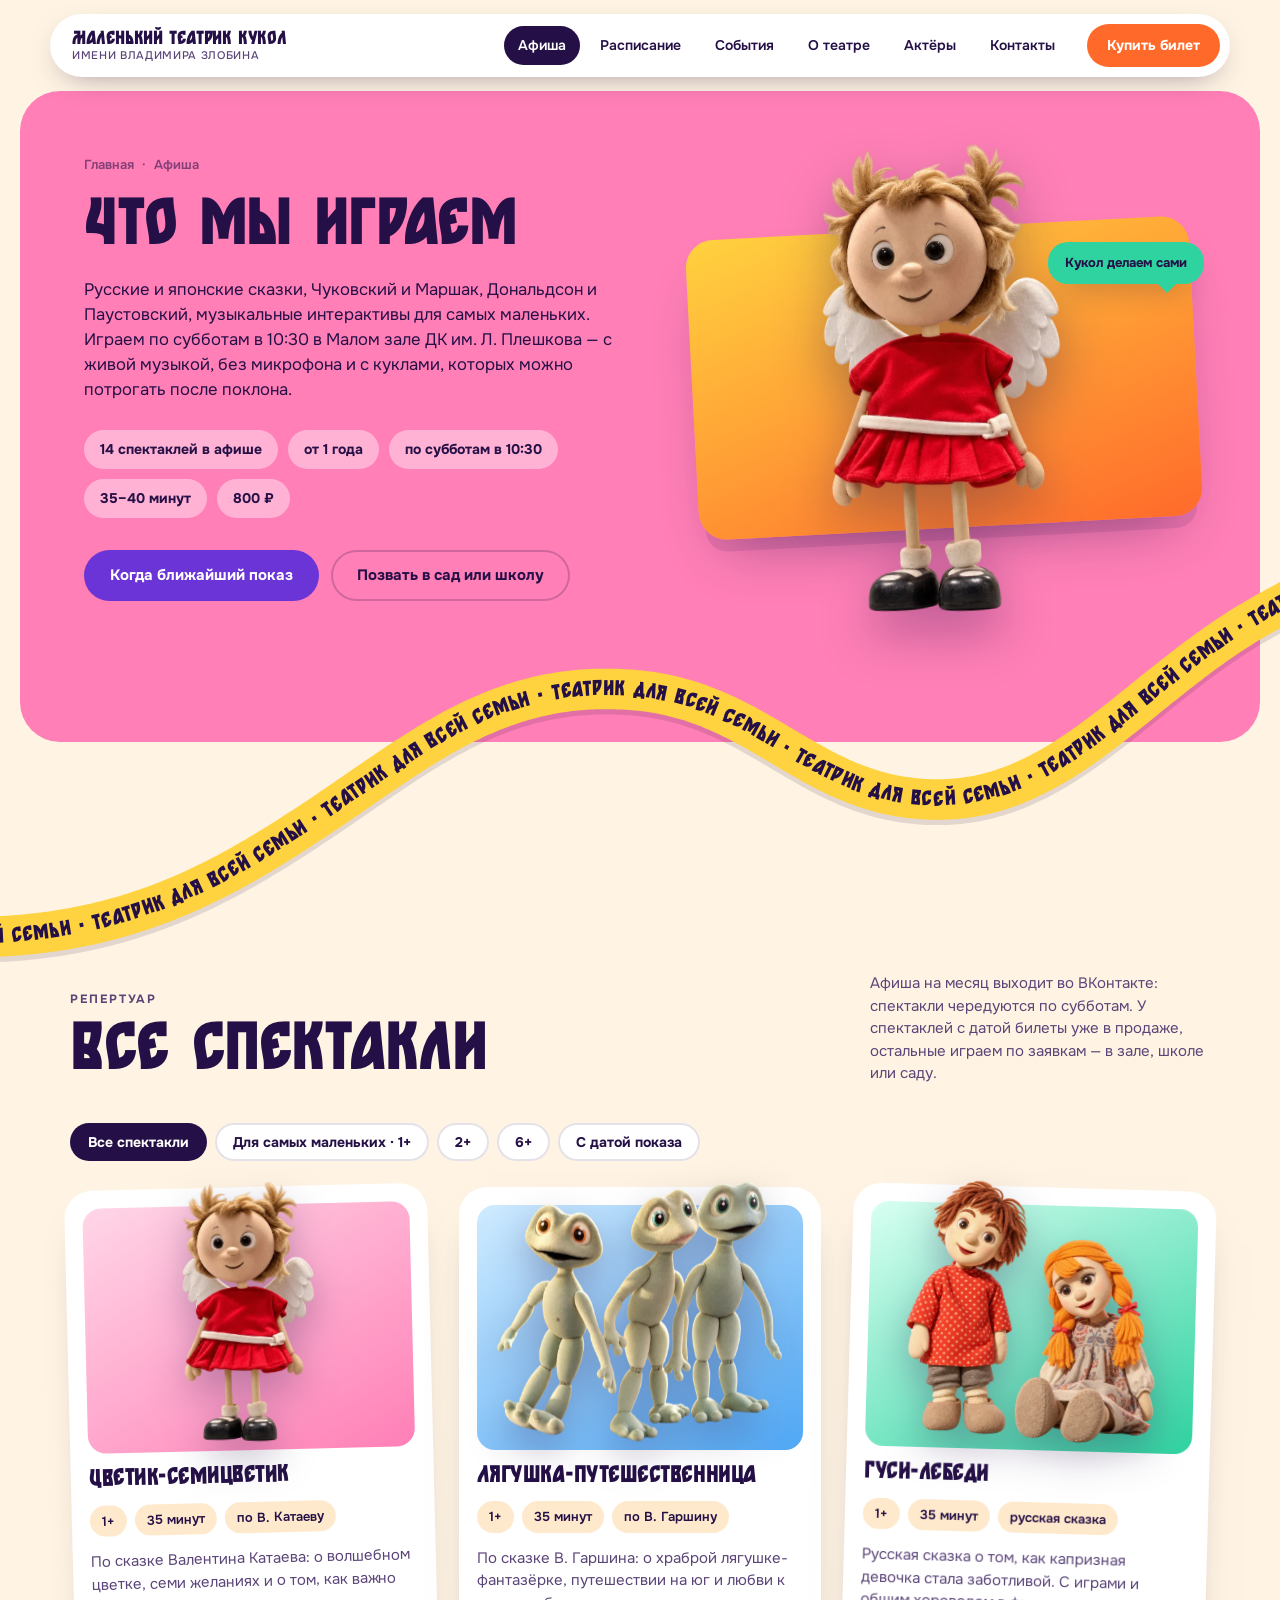
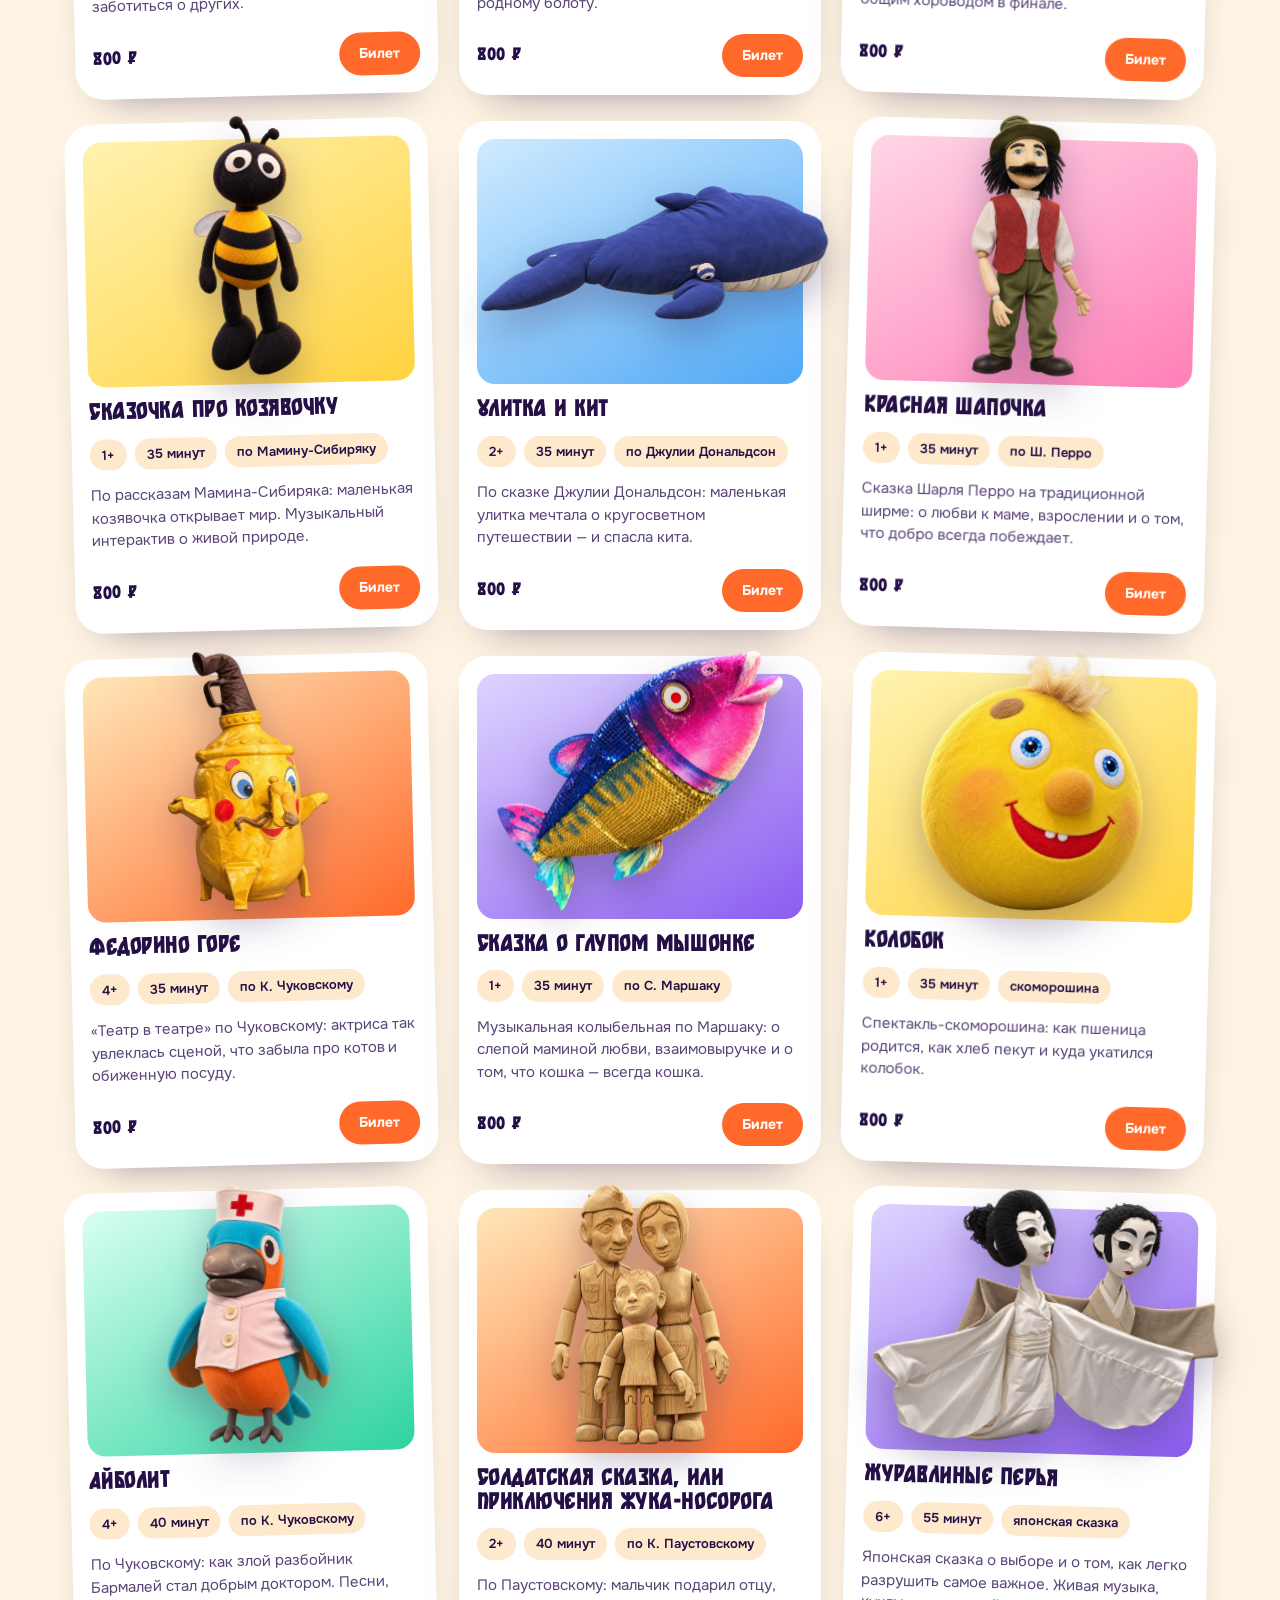
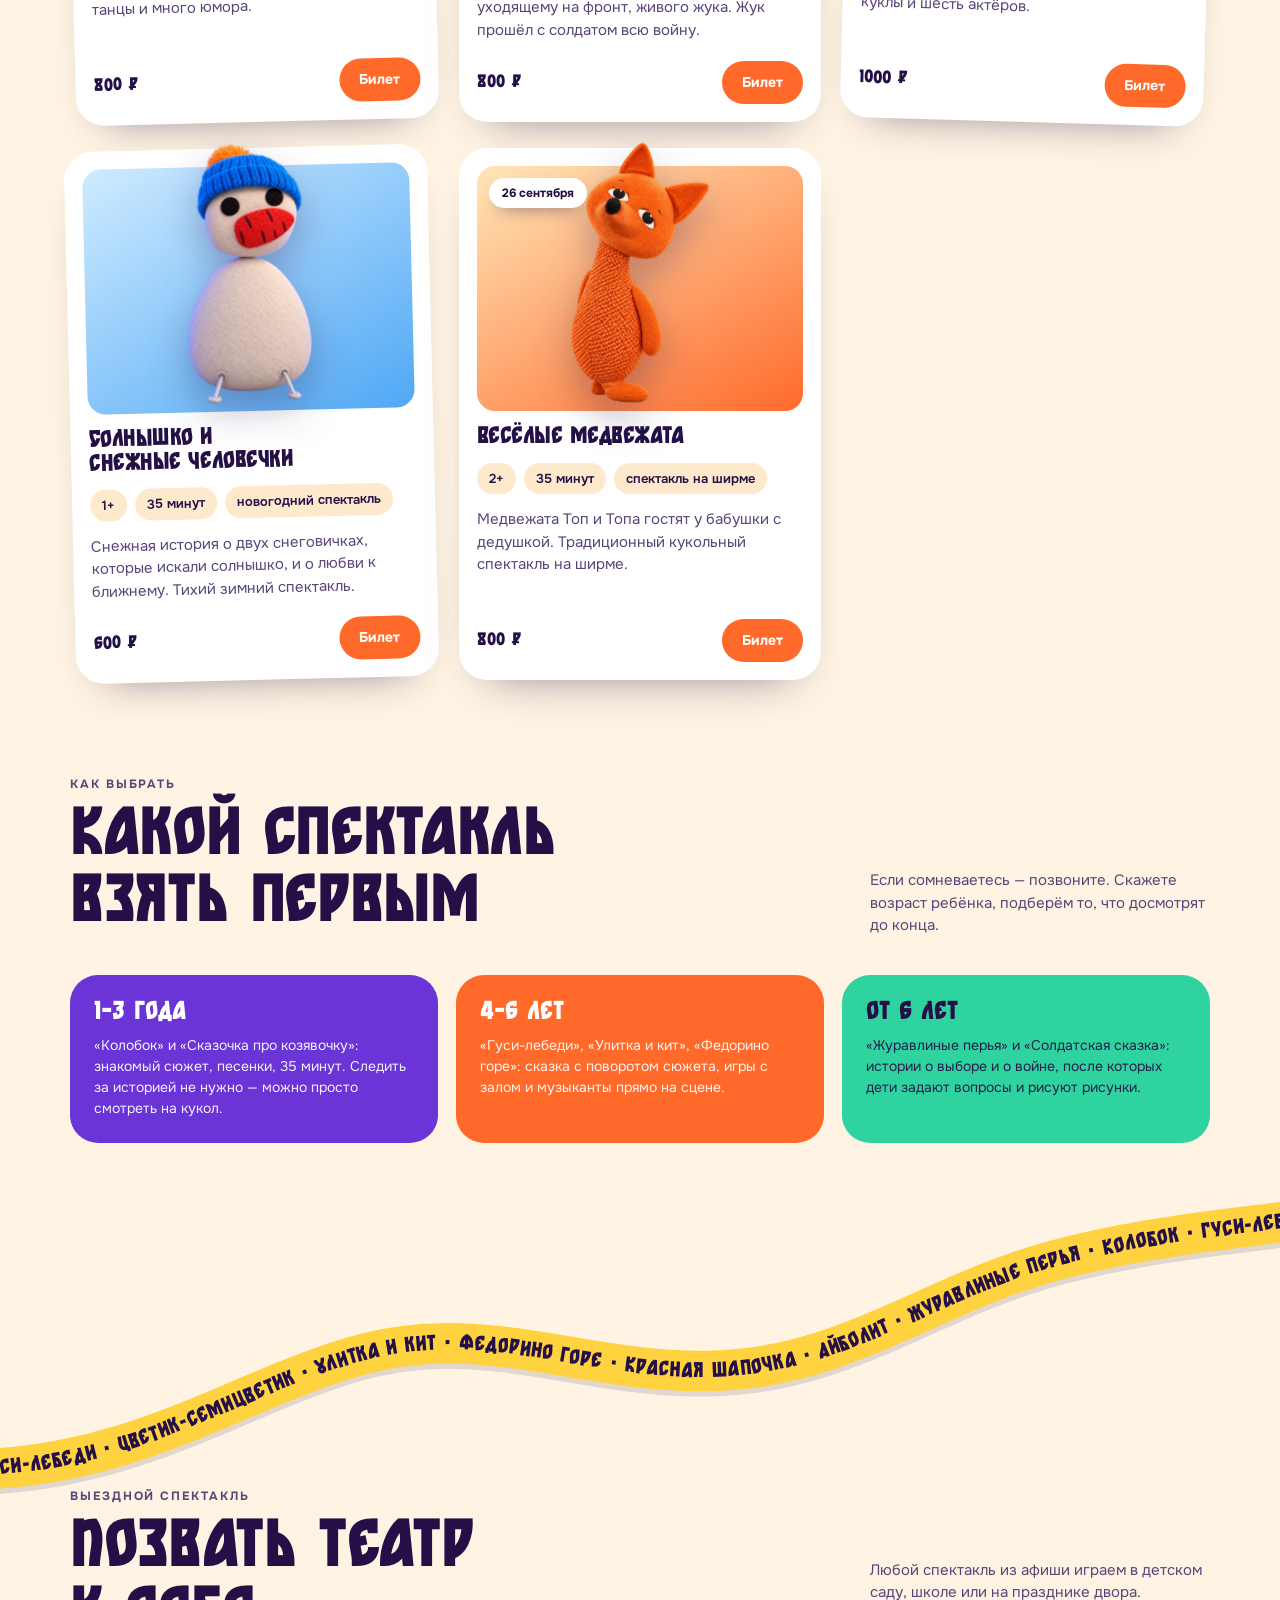
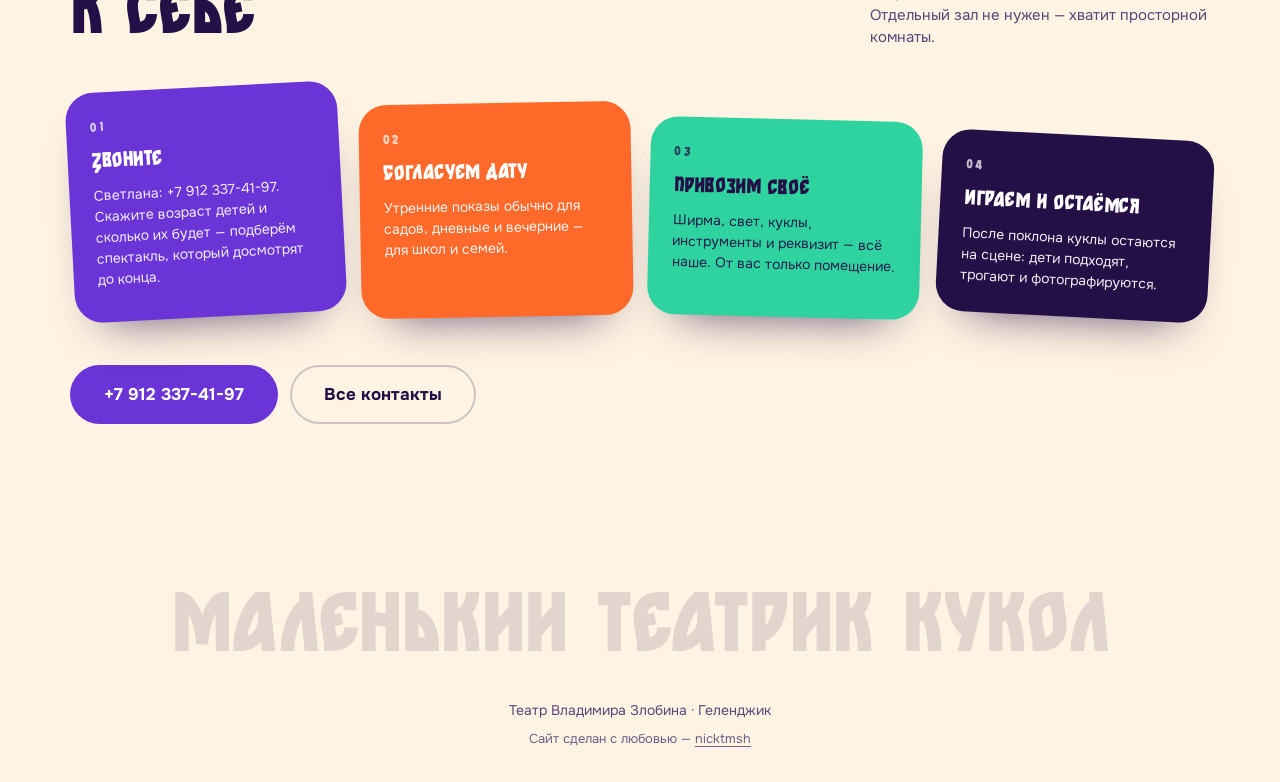
<file: afisha.html>
<!doctype html>
<html lang="ru">
<head>
<meta charset="utf-8">
<meta name="viewport" content="width=device-width,initial-scale=1,viewport-fit=cover">
<title>Афиша — Маленький театрик кукол, Геленджик</title>
<meta name="description" content="Все спектакли Маленького театрика кукол в Геленджике: русские и японские сказки, музыкальные интерактивы для зрителей от года. Возраст, продолжительность, цена билета.">
<link rel="icon" href="assets/favicon.svg" type="image/svg+xml">
<link rel="icon" href="assets/favicon.ico" sizes="32x32">
<link rel="apple-touch-icon" href="assets/apple-touch-icon.png">
<link rel="manifest" href="assets/site.webmanifest">
<meta name="theme-color" content="#6A34D6">
<link rel="stylesheet" href="assets/css/onest.css">
<link rel="stylesheet" href="assets/css/site.css">
<link rel="stylesheet" href="assets/css/blocks.css">
</head>
<body>

<nav class="nav">
  <div class="nav-in">
    <a class="brand" href="index.html">Маленький театрик кукол<span>имени Владимира Злобина</span></a>
    <div class="nav-links">
      <a href="afisha.html">Афиша</a>
      <a href="raspisanie.html">Расписание</a>
      <a href="sobytiya.html">События</a>
      <a href="o-teatre.html">О театре</a>
      <a href="aktery.html">Актёры</a>
      <a href="o-teatre.html#contacts">Контакты</a>
    </div>
    <a class="btn btn-orange btn-sm" href="https://gelendzhik.kassy.ru/events/detskie/" target="_blank" rel="noopener">Купить билет</a>
    <button class="burger" type="button" id="burger"
            aria-label="Меню" aria-expanded="false" aria-controls="navMenu">
      <span></span><span></span><span></span>
    </button>
  </div>
</nav>

<div class="nav-menu" id="navMenu" hidden>
  <nav class="nav-menu-links" aria-label="Разделы сайта">
      <a class="nav-menu-link c1" href="afisha.html">Афиша</a>
      <a class="nav-menu-link c2" href="raspisanie.html">Расписание</a>
      <a class="nav-menu-link c3" href="sobytiya.html">События</a>
      <a class="nav-menu-link c4" href="o-teatre.html">О театре</a>
      <a class="nav-menu-link c5" href="aktery.html">Актёры</a>
      <a class="nav-menu-link c6" href="o-teatre.html#contacts">Контакты</a>
  </nav>
  <a class="nav-menu-phone" href="tel:+79123374197">+7 912 337-41-97</a>
  <img class="nav-menu-bird" src="assets/mascot/aybolit.webp" alt="" aria-hidden="true">
</div>

<header class="page-hero t-pink">
  <div class="hero-grid">
    <div>
      <div class="crumbs"><a href="index.html">Главная</a> · <span>Афиша</span></div>
      <h1>Что мы играем</h1>
      <p>Русские и японские сказки, Чуковский и Маршак, Дональдсон и Паустовский, музыкальные интерактивы для самых маленьких. Играем по субботам в 10:30 в Малом зале ДК им. Л. Плешкова — с живой музыкой, без микрофона и с куклами, которых можно потрогать после поклона.</p>
      <div class="hero-facts">
        <span id="factCount">спектакли в афише</span>
        <span>от 1 года</span>
        <span>по субботам в 10:30</span>
        <span>35–40 минут</span>
        <span>800 ₽</span>
      </div>
      <div class="hero-cta">
        <a class="btn btn-violet" href="raspisanie.html">Когда ближайший показ</a>
        <a class="btn btn-line" href="#vyezd">Позвать в сад или школу</a>
      </div>
    </div>
    <div class="hero-art" style="min-height:300px">
      <div class="mascot hero-mascot" id="heroMascot"><img src="assets/mascot/gusi-lebedi.webp" alt="Куклы брата и сестры из спектакля «Гуси-лебеди»"></div>
      <div class="say say-mint say-br say-a">Кукол делаем сами</div>
    </div>
  </div>
</header>

<!-- жёлтая лента: объём и перехлёст строит assets/js/ribbon.js -->
<div class="ribbon" data-ribbon data-phrase="театрик для всей семьи" aria-hidden="true">
  <svg viewBox="0 0 1200 420" role="presentation">
    <defs>
      <path id="ribbonPath" d="M -100 384 C 90 402, 192 346, 300 274 C 396 210, 470 144, 598 156 C 720 168, 764 264, 890 258 C 1002 252, 1072 148, 1182 86 C 1238 54, 1272 42, 1310 32"></path>
    </defs>
    <g class="ribbon-fallback">
      <use href="#ribbonPath" class="band-edge"></use>
      <use href="#ribbonPath" class="band"></use>
    </g>
    <text><textPath href="#ribbonPath" startOffset="0">театрик для всей семьи</textPath></text>
  </svg>
</div>

<section id="repertuar">
  <div class="wrap">
    <div class="sec-head">
      <div>
        <span class="eyebrow">Репертуар</span>
        <h2>Все спектакли</h2>
      </div>
      <p class="sec-note">Афиша на месяц выходит во ВКонтакте: спектакли чередуются по субботам. У спектаклей с датой билеты уже в продаже, остальные играем по заявкам — в зале, школе или саду.</p>
    </div>

    <div class="filters" id="filters" role="group" aria-label="Фильтр афиши">
      <button type="button" data-filter="all" aria-pressed="true">Все спектакли</button>
      <button type="button" data-filter="1+" aria-pressed="false">Для самых маленьких · 1+</button>
      <button type="button" data-filter="2+" aria-pressed="false">2+</button>
      <button type="button" data-filter="6+" aria-pressed="false">6+</button>
      <button type="button" data-filter="dated" aria-pressed="false">С датой показа</button>
    </div>

    <div class="cards" id="afishaCards"></div>
    <div class="filters-empty" id="filtersEmpty" hidden>В этой подборке пока пусто. Посмотрите все спектакли или позвоните: <a href="tel:+79123374197" style="text-decoration:underline">+7 912 337-41-97</a>.</div>
    <noscript><p class="sec-note" style="margin-top:20px">Афиша подгружается скриптом. Включите JavaScript или позвоните: +7 912 337-41-97.</p></noscript>
  </div>
</section>

<section id="kak-vybrat" style="padding-top:0">
  <div class="wrap">
    <div class="sec-head">
      <div>
        <span class="eyebrow">Как выбрать</span>
        <h2>Какой спектакль <br>взять первым</h2>
      </div>
      <p class="sec-note">Если сомневаетесь — позвоните. Скажете возраст ребёнка, подберём то, что досмотрят до конца.</p>
    </div>
    <div class="notes">
      <article class="note">
        <b>1–3 года</b>
        <span>«Колобок» и «Сказочка про козявочку»: знакомый сюжет, песенки, 35 минут. Следить за историей не нужно — можно просто смотреть на кукол.</span>
      </article>
      <article class="note">
        <b>4–6 лет</b>
        <span>«Гуси-лебеди», «Улитка и кит», «Федорино горе»: сказка с поворотом сюжета, игры с залом и музыканты прямо на сцене.</span>
      </article>
      <article class="note">
        <b>от 6 лет</b>
        <span>«Журавлиные перья» и «Солдатская сказка»: истории о выборе и о войне, после которых дети задают вопросы и рисуют рисунки.</span>
      </article>
    </div>
  </div>
</section>

<!-- жёлтая лента: объём строит assets/js/ribbon.js -->
<div class="ribbon ribbon-strip" data-ribbon data-phrase="Колобок · Гуси-лебеди · Цветик-семицветик · Улитка и кит · Федорино горе · Красная шапочка · Айболит · Журавлиные перья" aria-hidden="true">
  <svg viewBox="0 0 1200 420" role="presentation">
    <defs>
      <path id="ribbonPath3" d="M -100 352 C 96 372, 196 292, 322 252 C 452 210, 546 268, 676 262 C 800 256, 878 186, 1000 156 C 1110 128, 1216 126, 1310 106"></path>
    </defs>
    <g class="ribbon-fallback">
      <use href="#ribbonPath3" class="band-edge"></use>
      <use href="#ribbonPath3" class="band"></use>
    </g>
    <text><textPath href="#ribbonPath3" startOffset="0">Колобок · Гуси-лебеди · Цветик-семицветик · Улитка и кит · Федорино горе · Красная шапочка · Айболит · Журавлиные перья</textPath></text>
  </svg>
</div>

<section id="vyezd" style="padding-top:0">
  <div class="wrap">
    <div class="sec-head">
      <div>
        <span class="eyebrow">Выездной спектакль</span>
        <h2>Позвать театр <br>к себе</h2>
      </div>
      <p class="sec-note">Любой спектакль из афиши играем в детском саду, школе или на празднике двора. Отдельный зал не нужен — хватит просторной комнаты.</p>
    </div>
    <div class="steps">
      <article class="step">
        <span class="no">01</span>
        <h3>Звоните</h3>
        <p>Светлана: +7 912 337-41-97. Скажите возраст детей и сколько их будет — подберём спектакль, который досмотрят до конца.</p>
      </article>
      <article class="step">
        <span class="no">02</span>
        <h3>Согласуем дату</h3>
        <p>Утренние показы обычно для садов, дневные и вечерние — для школ и семей.</p>
      </article>
      <article class="step">
        <span class="no">03</span>
        <h3>Привозим своё</h3>
        <p>Ширма, свет, куклы, инструменты и реквизит — всё наше. От вас только помещение.</p>
      </article>
      <article class="step">
        <span class="no">04</span>
        <h3>Играем и остаёмся</h3>
        <p>После поклона куклы остаются на сцене: дети подходят, трогают и фотографируются.</p>
      </article>
    </div>
    <div class="hero-cta" style="margin-top:8px">
      <a class="btn btn-violet btn-lg" href="tel:+79123374197">+7 912 337-41-97</a>
      <a class="btn btn-line btn-lg" href="o-teatre.html#contacts">Все контакты</a>
    </div>
  </div>
</section>

<div class="wordmark" aria-hidden="true"><div>маленький театрик кукол</div></div>

<footer>
  Театр Владимира Злобина · Геленджик
  <span class="credit">Сайт сделан с любовью — <a href="https://www.nicktmsh.com/" target="_blank" rel="noopener">nicktmsh</a></span>
</footer>

<script src="assets/js/store.js"></script>
<script src="assets/js/lift.js" defer></script>
<script src="assets/js/render.js"></script>
<script src="assets/js/ribbon.js" defer></script>
<script>
(function(){
  'use strict';
  var esc = TEATR.escapeHtml;

  var shows = TEATR.published();
  var grid = document.getElementById('afishaCards');
  grid.innerHTML = shows.map(TEATR.cardHtml).join('');

  document.getElementById('factCount').textContent =
    shows.length + ' ' + TEATR.plural(shows.length, ['спектакль', 'спектакля', 'спектаклей']) + ' в афише';

  /* ── фильтры: возраст и наличие даты ── */
  var empty = document.getElementById('filtersEmpty');
  document.getElementById('filters').addEventListener('click', function(e){
    var btn = e.target.closest('button[data-filter]');
    if (!btn) return;
    var f = btn.getAttribute('data-filter');
    Array.prototype.forEach.call(this.querySelectorAll('button'), function(b){
      b.setAttribute('aria-pressed', String(b === btn));
    });
    var shown = 0;
    Array.prototype.forEach.call(grid.children, function(card){
      var ok = f === 'all'
        || (f === 'dated' ? card.hasAttribute('data-dated') : card.getAttribute('data-age') === f);
      card.hidden = !ok;
      if (ok) shown++;
    });
    empty.hidden = shown > 0;
  });

  /* ── маскот ближайшего спектакля в шапке ── */
  var n = TEATR.next();
  if (n) {
    /* если у ближайшего спектакля куклы нет — остаётся та, что стоит в разметке */
    if (n.mascot) {
      document.getElementById('heroMascot').innerHTML =
        '<img src="' + esc(n.mascot) + '" alt="Маскот спектакля «' + esc(n.title) + '»">';
    }
  }
})();
</script>
<script src="assets/js/menu.js" defer></script>
</body>
</html>
</file>
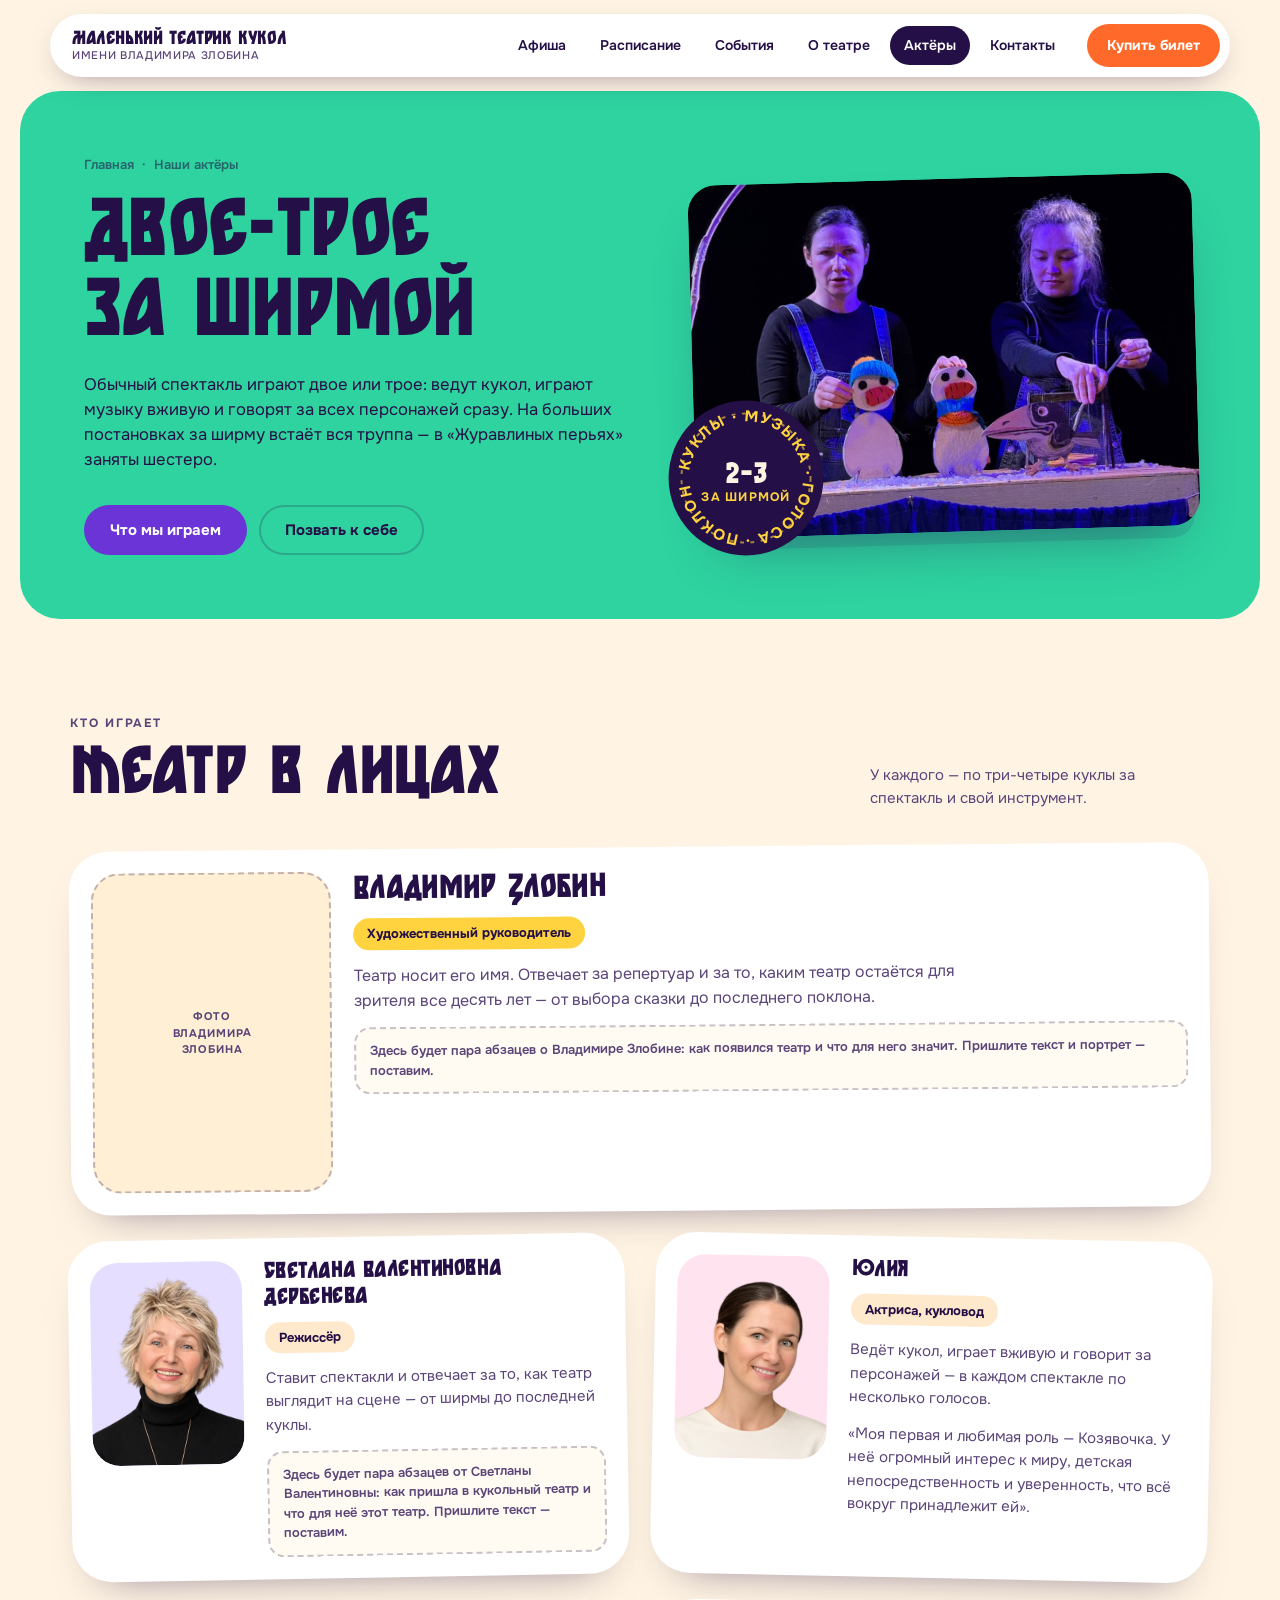
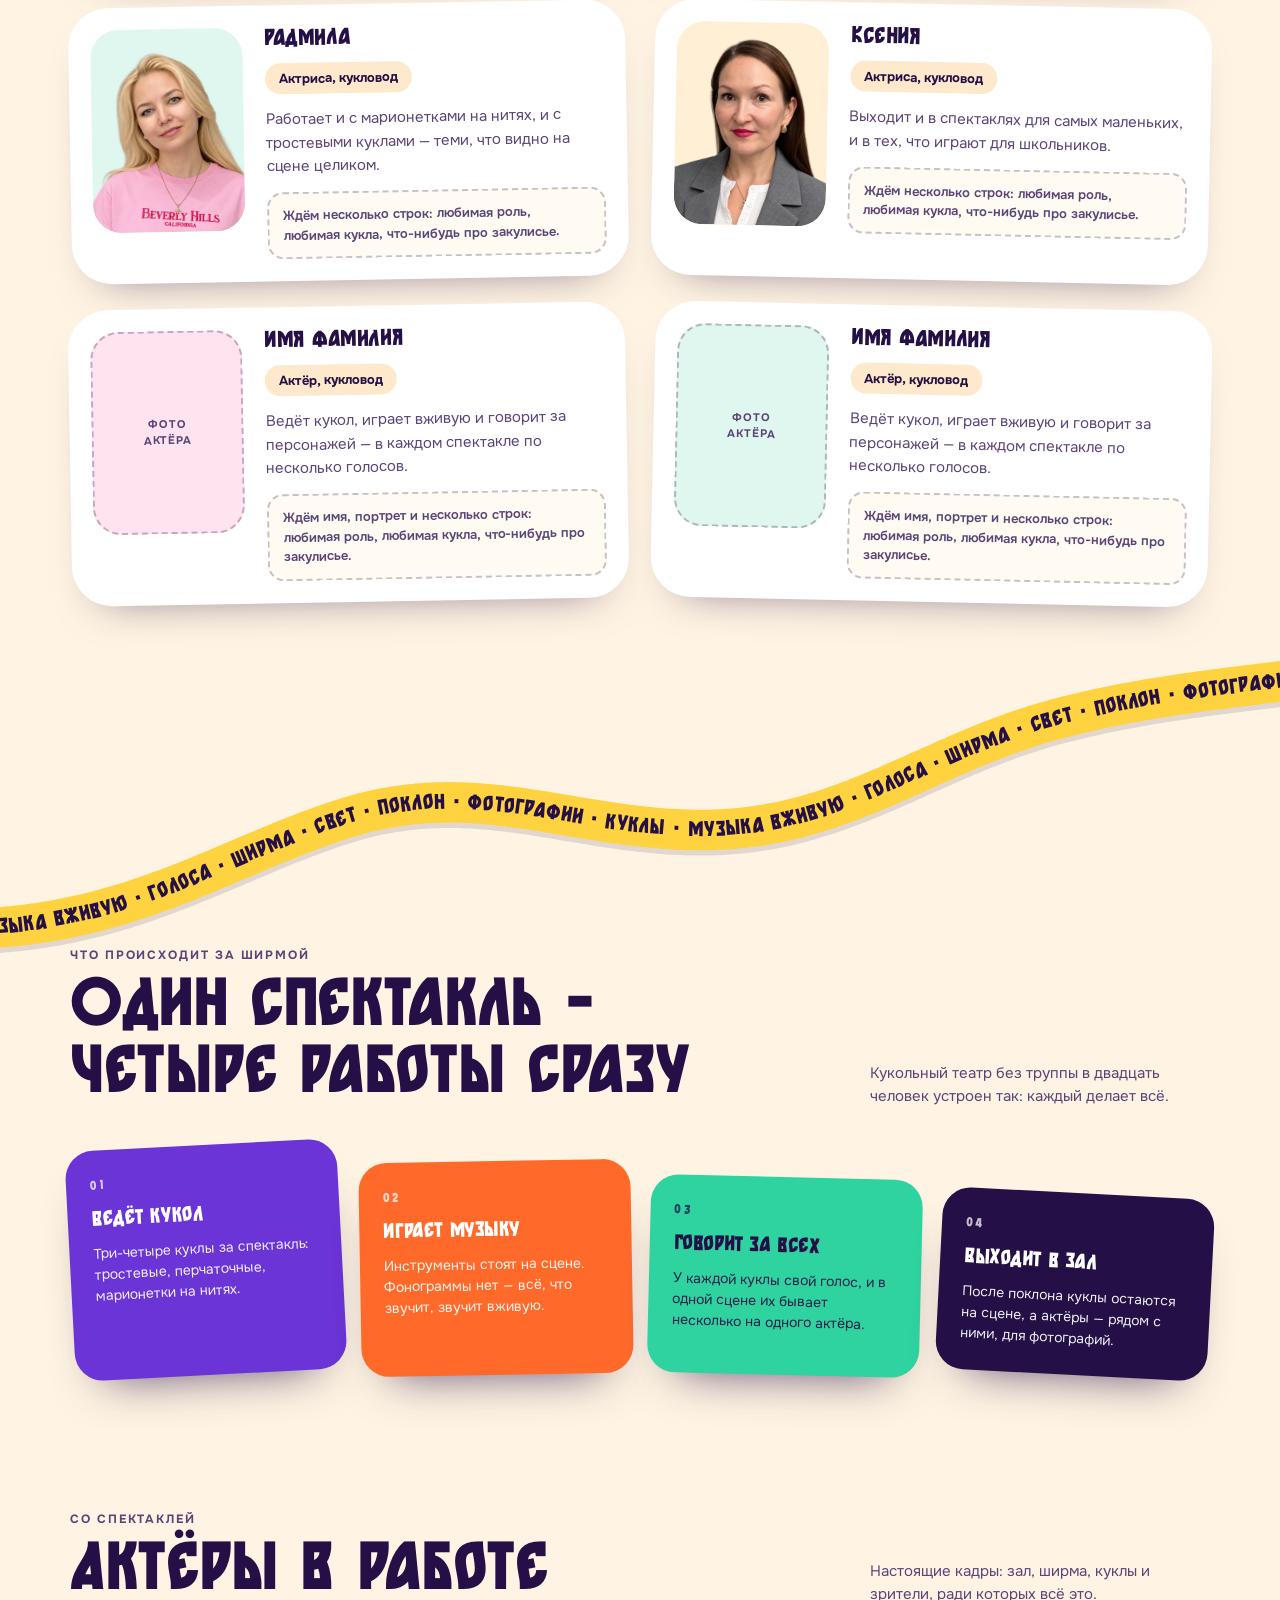
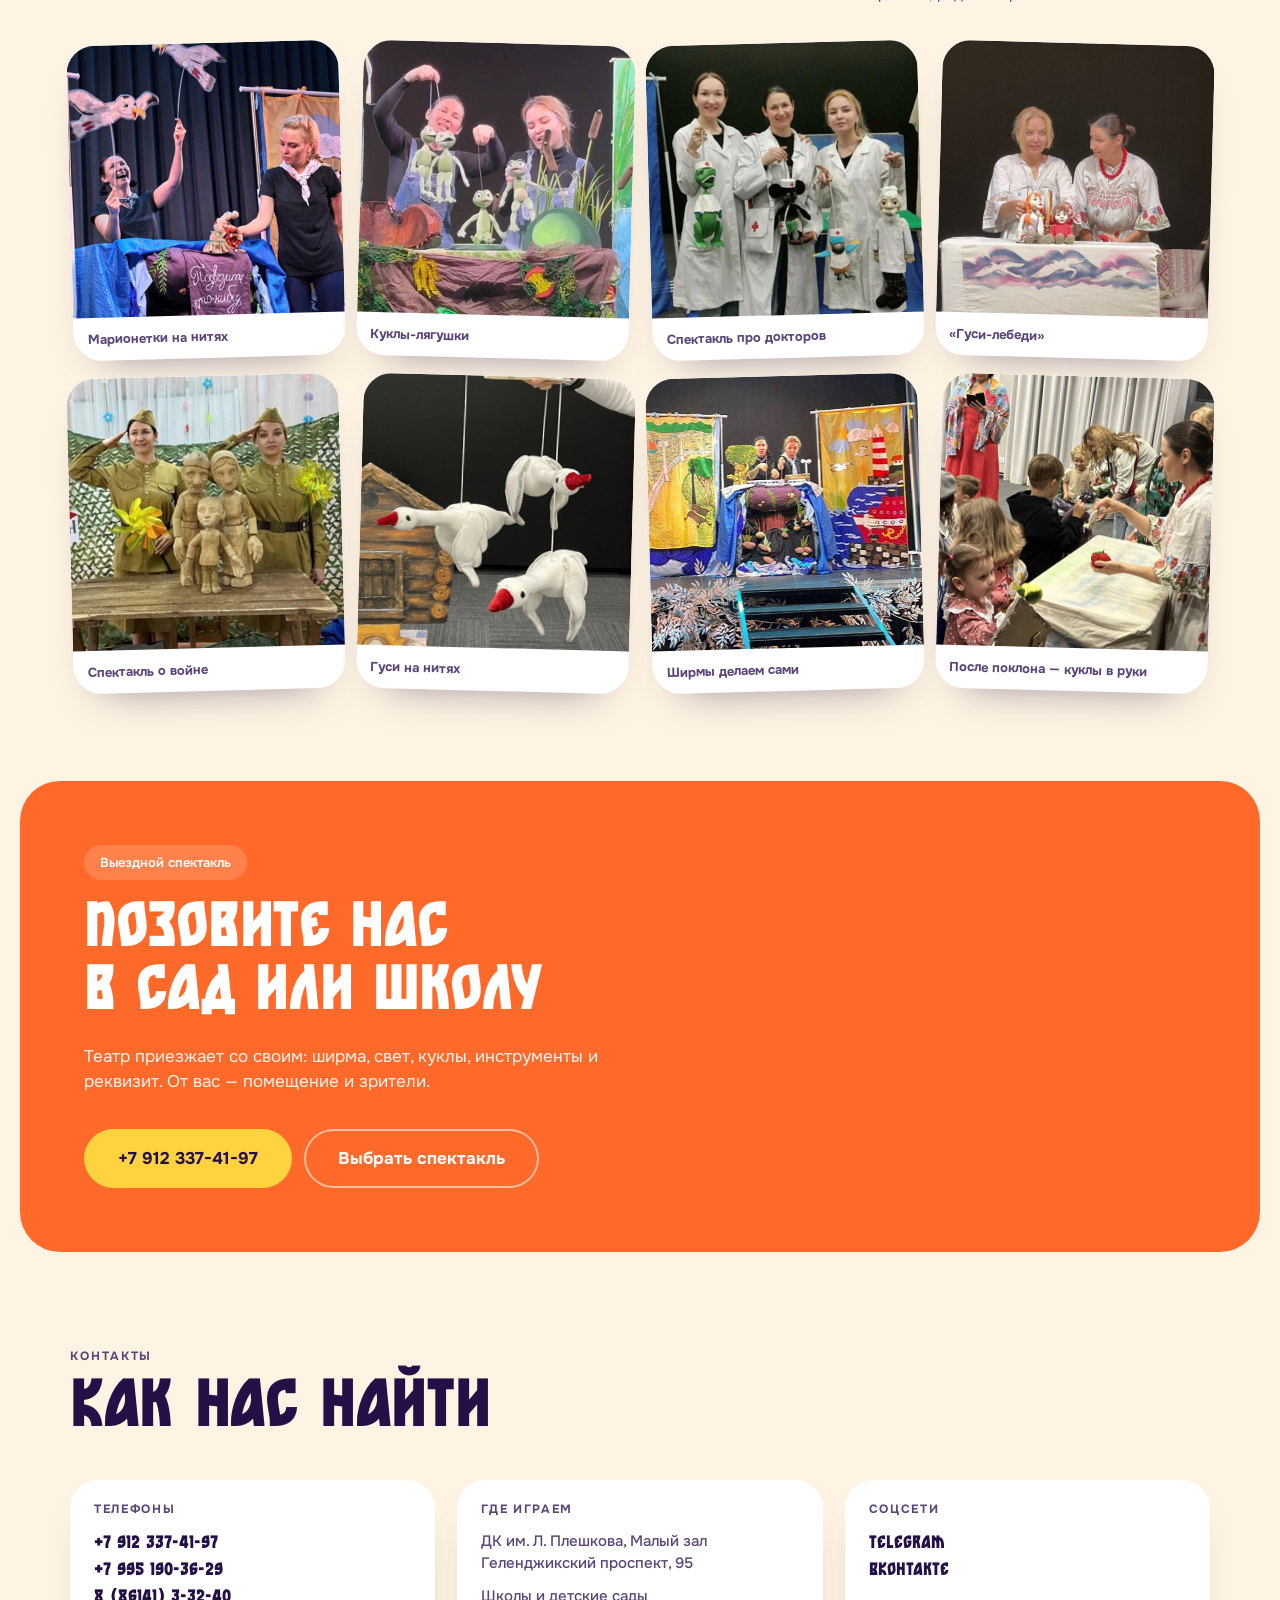
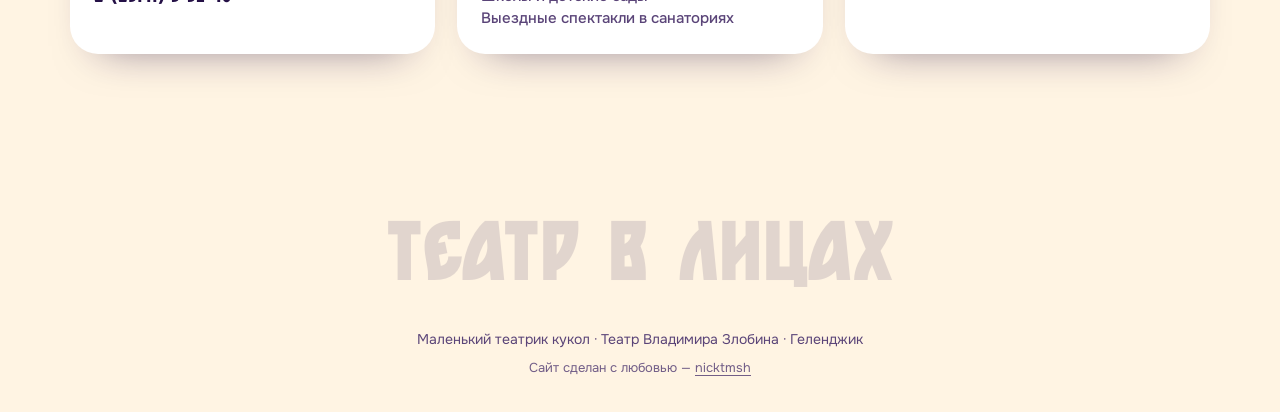
<file: aktery.html>
<!doctype html>
<html lang="ru">
<head>
<meta charset="utf-8">
<meta name="viewport" content="width=device-width,initial-scale=1,viewport-fit=cover">
<title>Наши актёры — Маленький театрик кукол</title>
<meta name="description" content="Актёры Маленького театрика кукол в Геленджике: кто ведёт кукол, играет музыку и выходит на поклон.">
<link rel="icon" href="assets/favicon.svg" type="image/svg+xml">
<link rel="icon" href="assets/favicon.ico" sizes="32x32">
<link rel="apple-touch-icon" href="assets/apple-touch-icon.png">
<link rel="manifest" href="assets/site.webmanifest">
<meta name="theme-color" content="#6A34D6">
<link rel="stylesheet" href="assets/css/onest.css">
<link rel="stylesheet" href="assets/css/site.css">
<link rel="stylesheet" href="assets/css/blocks.css">
</head>
<body>

<nav class="nav">
  <div class="nav-in">
    <a class="brand" href="index.html">Маленький театрик кукол<span>имени Владимира Злобина</span></a>
    <div class="nav-links">
      <a href="afisha.html">Афиша</a>
      <a href="raspisanie.html">Расписание</a>
      <a href="sobytiya.html">События</a>
      <a href="o-teatre.html">О театре</a>
      <a href="aktery.html">Актёры</a>
      <a href="#contacts">Контакты</a>
    </div>
    <a class="btn btn-orange btn-sm" href="https://gelendzhik.kassy.ru/events/detskie/" target="_blank" rel="noopener">Купить билет</a>
    <button class="burger" type="button" id="burger"
            aria-label="Меню" aria-expanded="false" aria-controls="navMenu">
      <span></span><span></span><span></span>
    </button>
  </div>
</nav>

<div class="nav-menu" id="navMenu" hidden>
  <nav class="nav-menu-links" aria-label="Разделы сайта">
      <a class="nav-menu-link c1" href="afisha.html">Афиша</a>
      <a class="nav-menu-link c2" href="raspisanie.html">Расписание</a>
      <a class="nav-menu-link c3" href="sobytiya.html">События</a>
      <a class="nav-menu-link c4" href="o-teatre.html">О театре</a>
      <a class="nav-menu-link c5" href="aktery.html">Актёры</a>
      <a class="nav-menu-link c6" href="#contacts">Контакты</a>
  </nav>
  <a class="nav-menu-phone" href="tel:+79123374197">+7 912 337-41-97</a>
  <img class="nav-menu-bird" src="assets/mascot/aybolit.webp" alt="" aria-hidden="true">
</div>

<header class="crew-hero">
  <div class="hero-grid">
    <div>
      <div class="crumbs" style="color:rgba(36,16,70,.7)">
        <a href="index.html">Главная</a> · <span>Наши актёры</span>
      </div>
      <h1>Двое-трое за ширмой</h1>
      <p>Обычный спектакль играют двое или трое: ведут кукол, играют музыку вживую и говорят за всех персонажей сразу. На больших постановках за ширму встаёт вся труппа — в «Журавлиных перьях» заняты шестеро.</p>
      <div class="hero-cta">
        <a class="btn btn-violet" href="index.html#afisha">Что мы играем</a>
        <a class="btn btn-line" href="#invite">Позвать к себе</a>
      </div>
    </div>
    <div class="hero-photo">
      <img src="assets/photo/actors-shirma.jpg"
           alt="Две актрисы ведут кукол-снеговичков за ширмой">
      <div class="seal" style="--seal:clamp(110px,15vw,160px)">
        <svg viewBox="0 0 124 124" role="img" aria-label="Обычно за ширмой двое-трое">
          <circle cx="62" cy="62" r="60" fill="#241046"></circle>
          <circle cx="62" cy="62" r="50" fill="none" stroke="#FFD23F" stroke-width="1.5" stroke-dasharray="3 5" opacity=".6"></circle>
          <path id="crewSeal" d="M62,62 m-44,0 a44,44 0 1,1 88,0 a44,44 0 1,1 -88,0" fill="none"></path>
          <text class="seal-ring" fill="#FFD23F"><textPath href="#crewSeal" startOffset="2%">куклы · музыка · голоса · поклон ·</textPath></text>
          <text class="seal-mid" x="62" y="66" fill="#FFF4E3" style="font-size:23px">2–3</text>
          <text class="seal-sub" x="62" y="80" fill="#FFD23F">за ширмой</text>
        </svg>
      </div>
    </div>
  </div>
</header>

<section id="crew">
  <div class="wrap">
    <div class="sec-head">
      <div>
        <span class="eyebrow">Кто играет</span>
        <h2>Театр в лицах</h2>
      </div>
      <p class="sec-note">У каждого — по три-четыре куклы за спектакль и свой инструмент.</p>
    </div>

    <div class="crew">
      <article class="crew-card is-lead">
        <div class="crew-photo p3">Фото<br>Владимира<br>Злобина</div>
        <div>
          <h3>Владимир Злобин</h3>
          <span class="crew-role hi">Художественный руководитель</span>
          <p>Театр носит его имя. Отвечает за репертуар и за то, каким театр остаётся для зрителя все десять лет — от выбора сказки до последнего поклона.</p>
          <div class="todo">Здесь будет пара абзацев о Владимире Злобине: как появился театр и что для него значит. Пришлите текст и портрет — поставим.</div>
        </div>
      </article>

      <article class="crew-card">
        <div class="crew-photo p4 has-photo"><img src="assets/photo/actors/svetlana.webp" alt="Светлана Валентиновна Дербенева, режиссёр театра" loading="lazy"></div>
        <div>
          <h3>Светлана Валентиновна Дербенева</h3>
          <span class="crew-role">Режиссёр</span>
          <p>Ставит спектакли и отвечает за то, как театр выглядит на сцене — от ширмы до последней куклы.</p>
          <div class="todo">Здесь будет пара абзацев от Светланы Валентиновны: как пришла в кукольный театр и что для неё этот театр. Пришлите текст — поставим.</div>
        </div>
      </article>

      <article class="crew-card">
        <div class="crew-photo p1 has-photo"><img src="assets/photo/actors/yulia.webp" alt="Юлия, актриса театра" loading="lazy"></div>
        <div>
          <h3>Юлия</h3>
          <span class="crew-role">Актриса, кукловод</span>
          <p>Ведёт кукол, играет вживую и говорит за персонажей — в каждом спектакле по несколько голосов.</p>
          <p>«Моя первая и любимая роль — Козявочка. У неё огромный интерес к миру, детская непосредственность и уверенность, что всё вокруг принадлежит ей».</p>
        </div>
      </article>

      <article class="crew-card">
        <div class="crew-photo p2 has-photo"><img src="assets/photo/actors/radmila.webp" alt="Радмила, актриса театра" loading="lazy"></div>
        <div>
          <h3>Радмила</h3>
          <span class="crew-role">Актриса, кукловод</span>
          <p>Работает и с марионетками на нитях, и с тростевыми куклами — теми, что видно на сцене целиком.</p>
          <div class="todo">Ждём несколько строк: любимая роль, любимая кукла, что-нибудь про закулисье.</div>
        </div>
      </article>

      <article class="crew-card">
        <div class="crew-photo p3 has-photo"><img src="assets/photo/actors/ksenia.webp" alt="Ксения, актриса театра" loading="lazy"></div>
        <div>
          <h3>Ксения</h3>
          <span class="crew-role">Актриса, кукловод</span>
          <p>Выходит и в спектаклях для самых маленьких, и в тех, что играют для школьников.</p>
          <div class="todo">Ждём несколько строк: любимая роль, любимая кукла, что-нибудь про закулисье.</div>
        </div>
      </article>

      <article class="crew-card">
        <div class="crew-photo p1">Фото<br>актёра</div>
        <div>
          <h3>Имя Фамилия</h3>
          <span class="crew-role">Актёр, кукловод</span>
          <p>Ведёт кукол, играет вживую и говорит за персонажей — в каждом спектакле по несколько голосов.</p>
          <div class="todo">Ждём имя, портрет и несколько строк: любимая роль, любимая кукла, что-нибудь про закулисье.</div>
        </div>
      </article>

      <article class="crew-card">
        <div class="crew-photo p2">Фото<br>актёра</div>
        <div>
          <h3>Имя Фамилия</h3>
          <span class="crew-role">Актёр, кукловод</span>
          <p>Ведёт кукол, играет вживую и говорит за персонажей — в каждом спектакле по несколько голосов.</p>
          <div class="todo">Ждём имя, портрет и несколько строк: любимая роль, любимая кукла, что-нибудь про закулисье.</div>
        </div>
      </article>
    </div>
  </div>
</section>

<!-- жёлтая лента: объём строит assets/js/ribbon.js -->
<div class="ribbon ribbon-strip" data-ribbon data-phrase="куклы · музыка вживую · голоса · ширма · свет · поклон · фотографии" aria-hidden="true">
  <svg viewBox="0 0 1200 420" role="presentation">
    <defs>
      <path id="ribbonPath3" d="M -100 352 C 96 372, 196 292, 322 252 C 452 210, 546 268, 676 262 C 800 256, 878 186, 1000 156 C 1110 128, 1216 126, 1310 106"></path>
    </defs>
    <g class="ribbon-fallback">
      <use href="#ribbonPath3" class="band-edge"></use>
      <use href="#ribbonPath3" class="band"></use>
    </g>
    <text><textPath href="#ribbonPath3" startOffset="0">куклы · музыка вживую · голоса · ширма · свет · поклон · фотографии</textPath></text>
  </svg>
</div>

<section id="job" style="padding-top:0">
  <div class="wrap">
    <div class="sec-head">
      <div>
        <span class="eyebrow">Что происходит за ширмой</span>
        <h2>Один спектакль — <br>четыре работы сразу</h2>
      </div>
      <p class="sec-note">Кукольный театр без труппы в двадцать человек устроен так: каждый делает всё.</p>
    </div>
    <div class="steps">
      <article class="step">
        <span class="no">01</span>
        <h3>Ведёт кукол</h3>
        <p>Три-четыре куклы за спектакль: тростевые, перчаточные, марионетки на нитях.</p>
      </article>
      <article class="step">
        <span class="no">02</span>
        <h3>Играет музыку</h3>
        <p>Инструменты стоят на сцене. Фонограммы нет — всё, что звучит, звучит вживую.</p>
      </article>
      <article class="step">
        <span class="no">03</span>
        <h3>Говорит за всех</h3>
        <p>У каждой куклы свой голос, и в одной сцене их бывает несколько на одного актёра.</p>
      </article>
      <article class="step">
        <span class="no">04</span>
        <h3>Выходит в зал</h3>
        <p>После поклона куклы остаются на сцене, а актёры — рядом с ними, для фотографий.</p>
      </article>
    </div>
  </div>
</section>

<section id="work" style="padding-top:0">
  <div class="wrap">
    <div class="sec-head">
      <div>
        <span class="eyebrow">Со спектаклей</span>
        <h2>Актёры в работе</h2>
      </div>
      <p class="sec-note">Настоящие кадры: зал, ширма, куклы и зрители, ради которых всё это.</p>
    </div>
    <div class="work">
      <figure>
        <img src="assets/photo/seagulls.jpg" alt="Актрисы ведут марионеток-чаек над сценой" loading="lazy">
        <figcaption>Марионетки на нитях</figcaption>
      </figure>
      <figure>
        <img src="assets/photo/frogs.jpg" alt="Две актрисы ведут кукол-лягушек" loading="lazy">
        <figcaption>Куклы-лягушки</figcaption>
      </figure>
      <figure>
        <img src="assets/photo/doctors.jpg" alt="Три актрисы в белых халатах с куклами" loading="lazy">
        <figcaption>Спектакль про докторов</figcaption>
      </figure>
      <figure>
        <img src="assets/photo/gusi-actors.jpg" alt="Две актрисы в вышитых рубахах ведут кукол брата и сестры" loading="lazy">
        <figcaption>«Гуси-лебеди»</figcaption>
      </figure>
      <figure>
        <img src="assets/photo/soldiers.jpg" alt="Актрисы в военной форме с деревянными куклами" loading="lazy">
        <figcaption>Спектакль о войне</figcaption>
      </figure>
      <figure>
        <img src="assets/photo/gusi-geese.jpg" alt="Марионетки-гуси на нитях над избушкой" loading="lazy">
        <figcaption>Гуси на нитях</figcaption>
      </figure>
      <figure>
        <img src="assets/photo/scene-shirma.jpg" alt="Расписные ширмы и актрисы за ними" loading="lazy">
        <figcaption>Ширмы делаем сами</figcaption>
      </figure>
      <figure>
        <img src="assets/photo/kids-puppets-2.jpg" alt="После спектакля актриса даёт детям подержать кукол" loading="lazy">
        <figcaption>После поклона — куклы в руки</figcaption>
      </figure>
    </div>
  </div>
</section>

<section id="invite" style="padding-top:0">
  <div class="contacts">
    <span class="chip">Выездной спектакль</span>
    <h2 style="margin-top:18px">Позовите нас <br>в сад или школу</h2>
    <p class="plain" style="margin-top:20px;max-width:52ch;color:rgba(255,255,255,.92);font-size:17px">
      Театр приезжает со своим: ширма, свет, куклы, инструменты и реквизит. От вас — помещение и зрители.
    </p>
    <div class="c-cta">
      <a class="btn btn-yellow btn-lg" href="tel:+79123374197">+7 912 337-41-97</a>
      <a class="btn btn-ghost btn-lg" href="index.html#afisha">Выбрать спектакль</a>
    </div>
  </div>
</section>

<section id="contacts" style="padding-top:0">
  <div class="wrap">
    <div class="sec-head">
      <div>
        <span class="eyebrow">Контакты</span>
        <h2>Как нас найти</h2>
      </div>
    </div>
    <div class="c-grid" style="margin-top:0">
      <div class="c-card" style="background:var(--white);color:var(--ink);box-shadow:var(--shadow-card)">
        <h3 style="color:var(--ink-2)">Телефоны</h3>
        <a href="tel:+79123374197">+7 912 337-41-97</a>
        <a href="tel:+79951903629">+7 995 190-36-29</a>
        <a href="tel:+78614133240">8 (86141) 3-32-40<small>кассы ДК</small></a>
      </div>
      <div class="c-card" style="background:var(--white);color:var(--ink);box-shadow:var(--shadow-card)">
        <h3 style="color:var(--ink-2)">Где играем</h3>
        <p class="plain" style="color:var(--ink-2)">ДК им. Л. Плешкова, Малый зал<br>Геленджикский проспект, 95</p>
        <p class="plain" style="margin-top:10px;color:var(--ink-2)">Школы и детские сады<br>Выездные спектакли в санаториях</p>
      </div>
      <div class="c-card" style="background:var(--white);color:var(--ink);box-shadow:var(--shadow-card)">
        <h3 style="color:var(--ink-2)">Соцсети</h3>
        <a href="https://t.me/teatr77777" target="_blank" rel="noopener">Telegram</a>
        <a href="https://vk.com/smallteatrik" target="_blank" rel="noopener">ВКонтакте</a>
      </div>
    </div>
  </div>
</section>

<div class="wordmark" aria-hidden="true"><div>театр в лицах</div></div>

<footer>
  Маленький театрик кукол · Театр Владимира Злобина · Геленджик
  <span class="credit">Сайт сделан с любовью — <a href="https://www.nicktmsh.com/" target="_blank" rel="noopener">nicktmsh</a></span>
</footer>

<script src="assets/js/ribbon.js" defer></script>
<script src="assets/js/menu.js" defer></script>
</body>
</html>
</file>
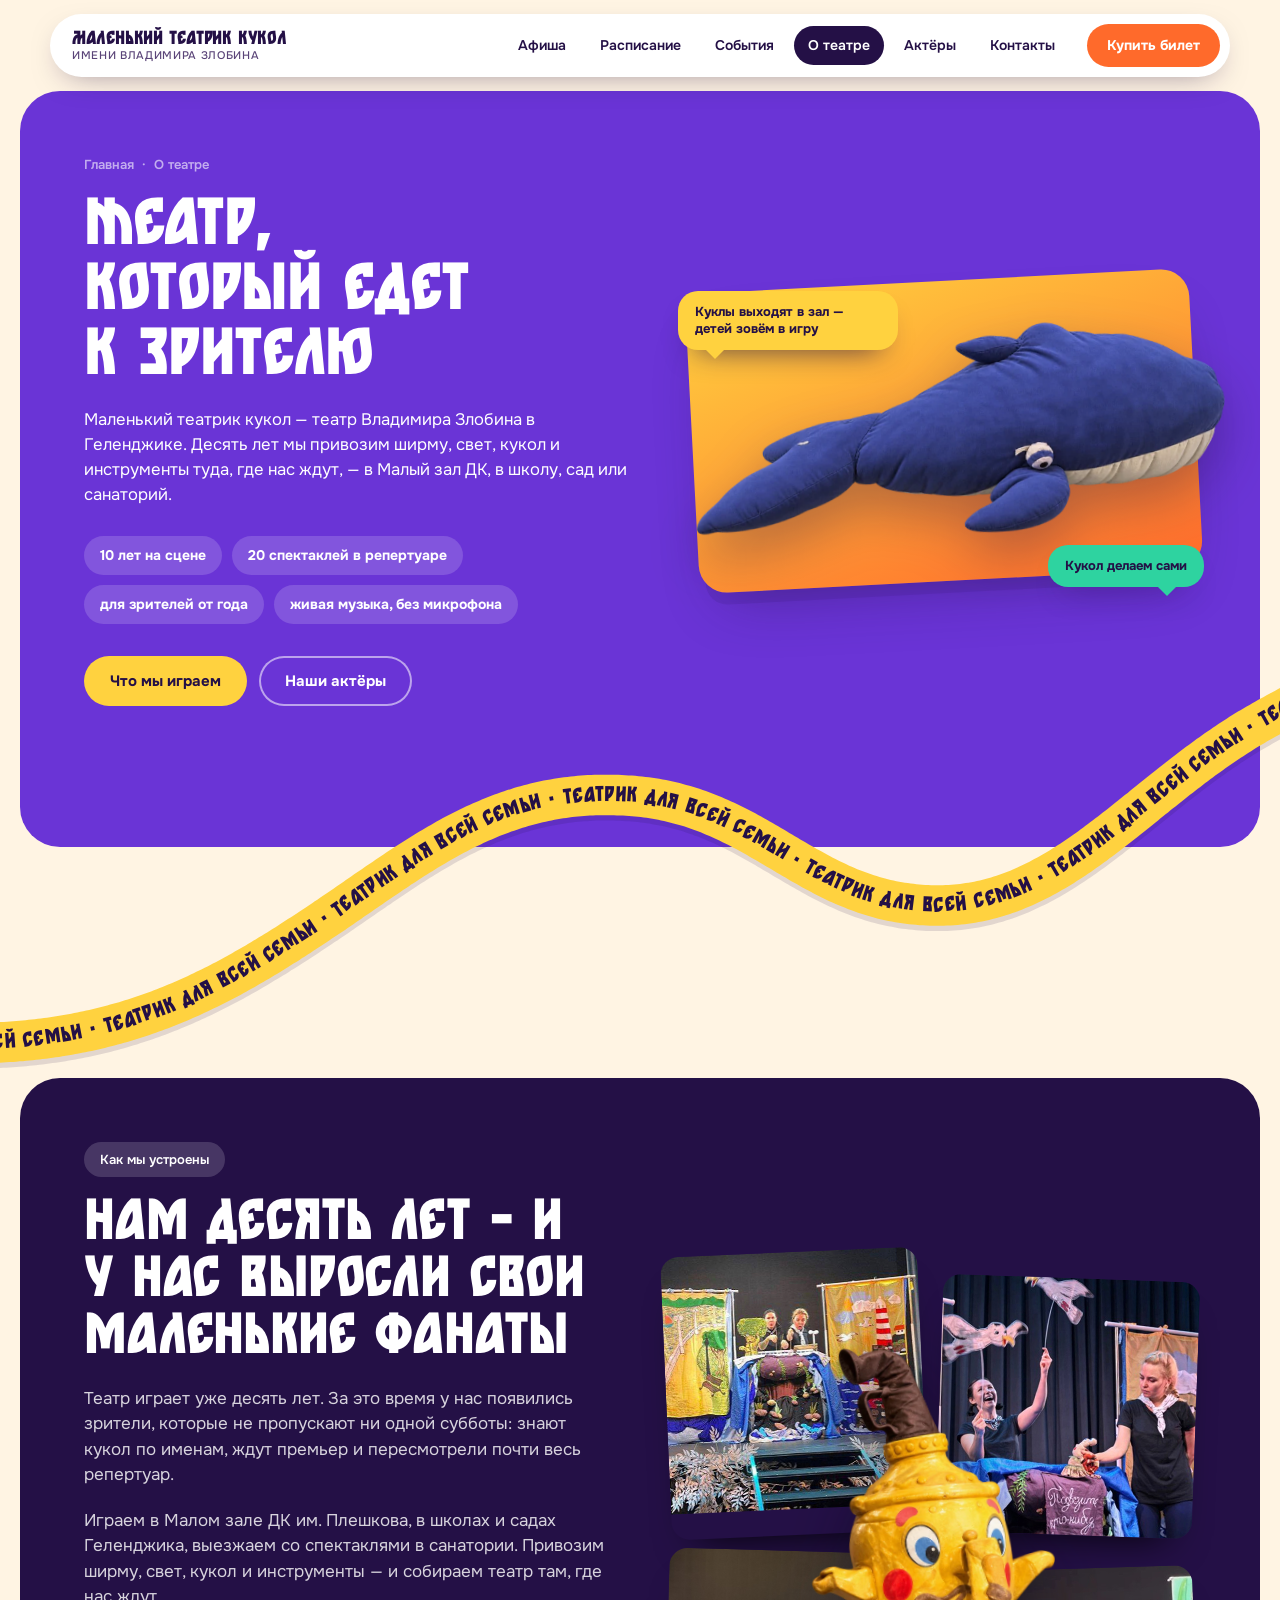
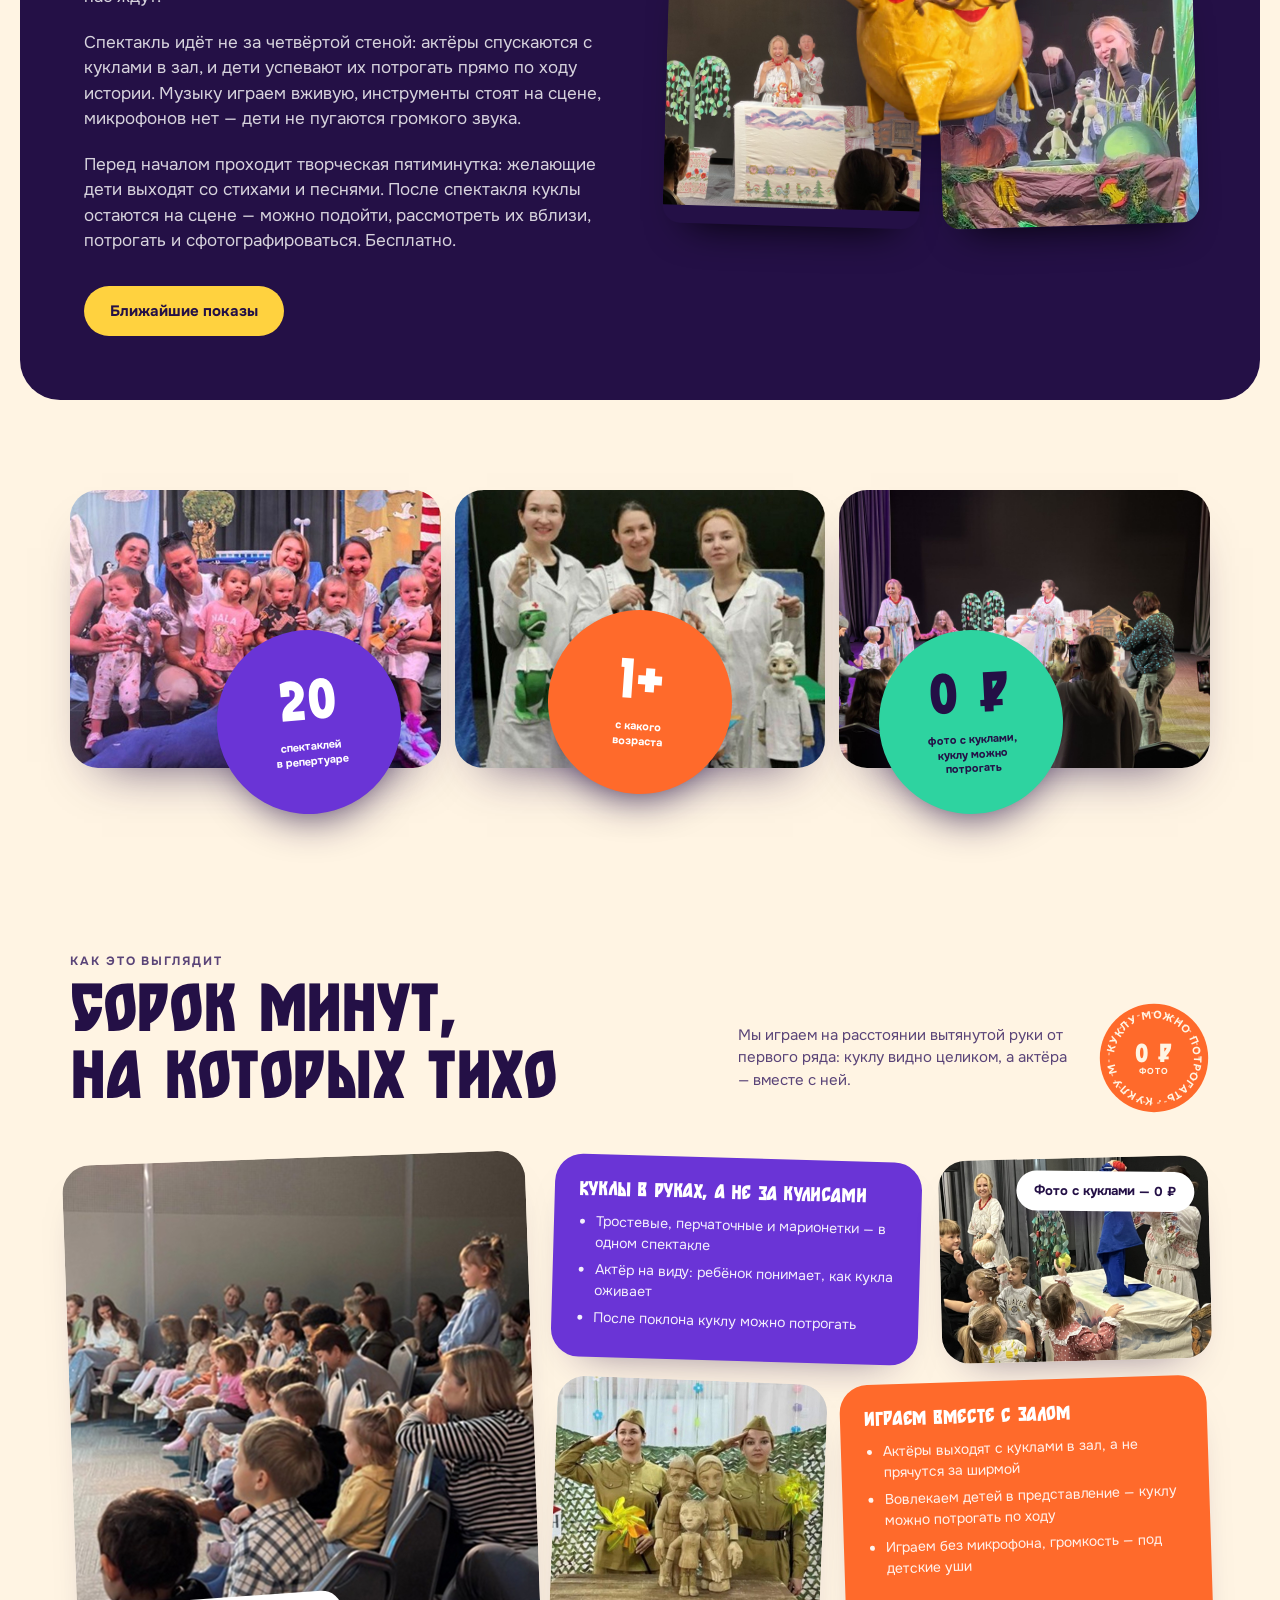
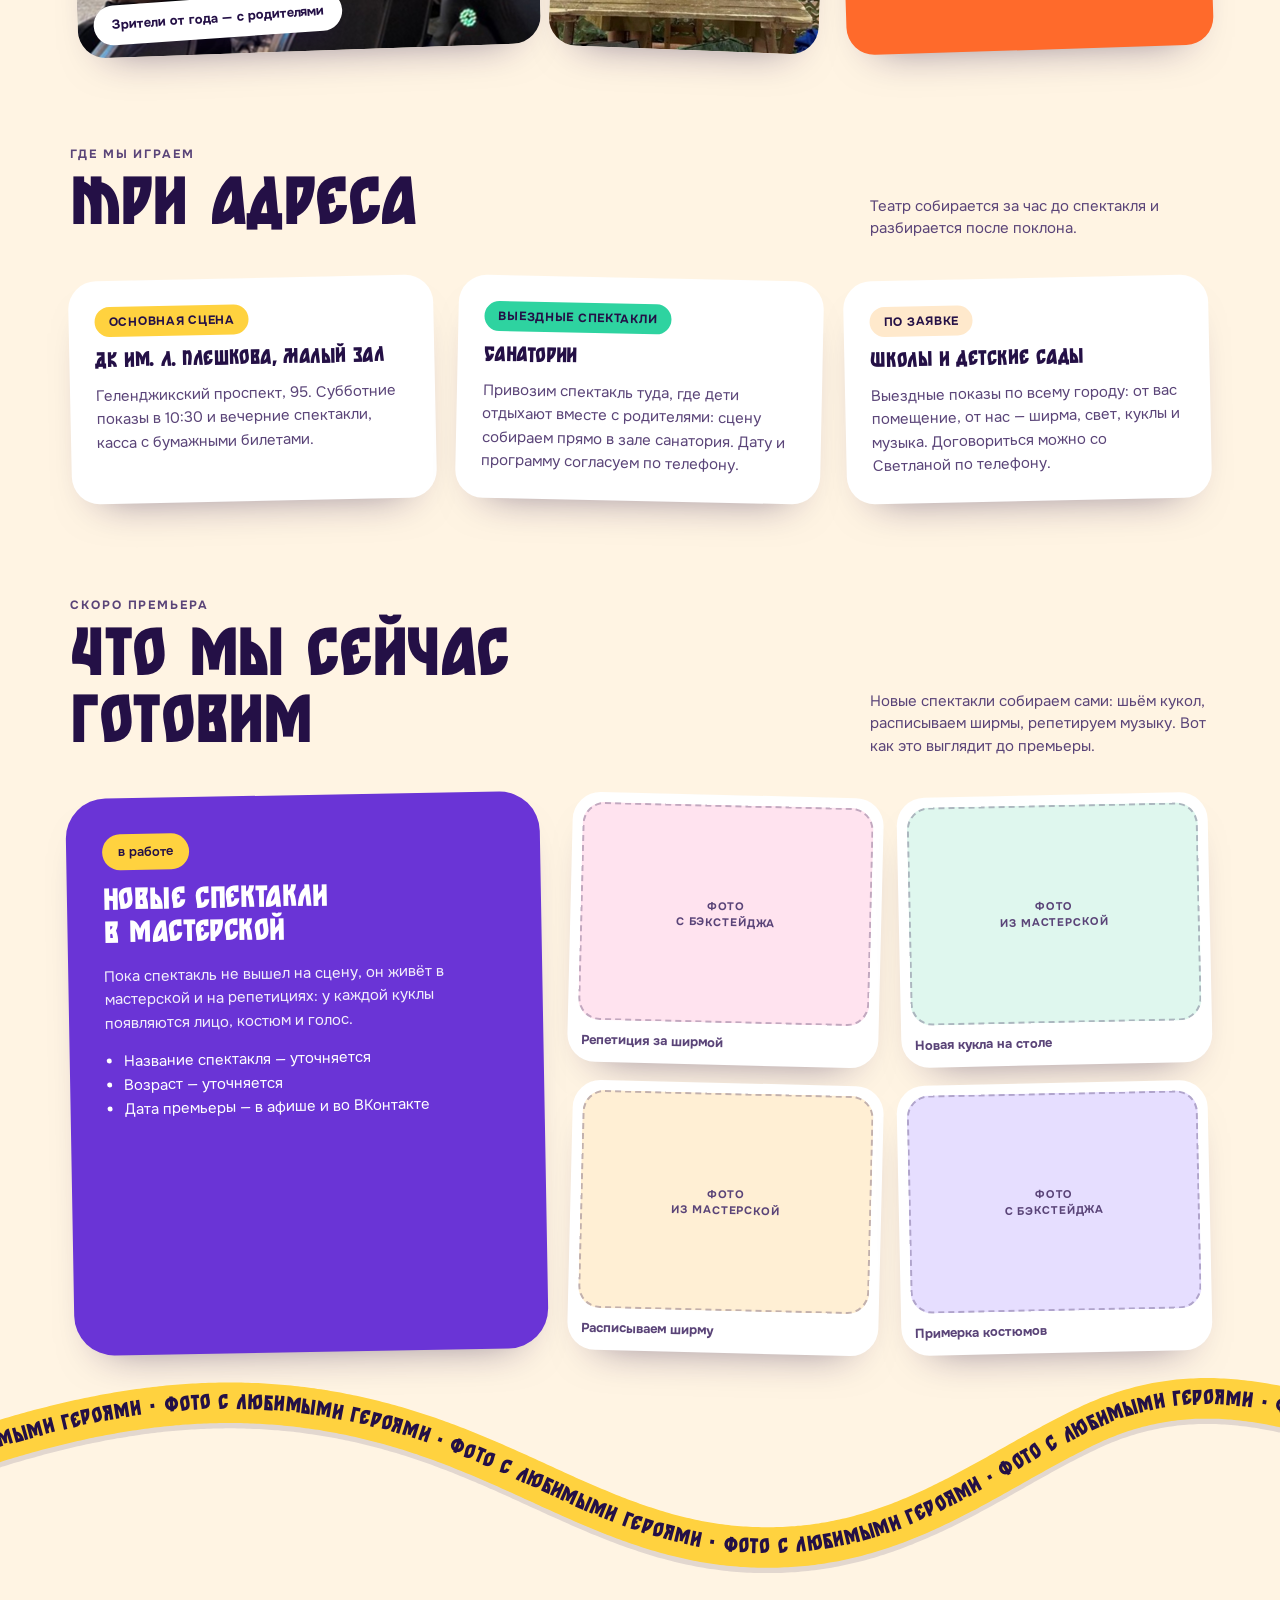
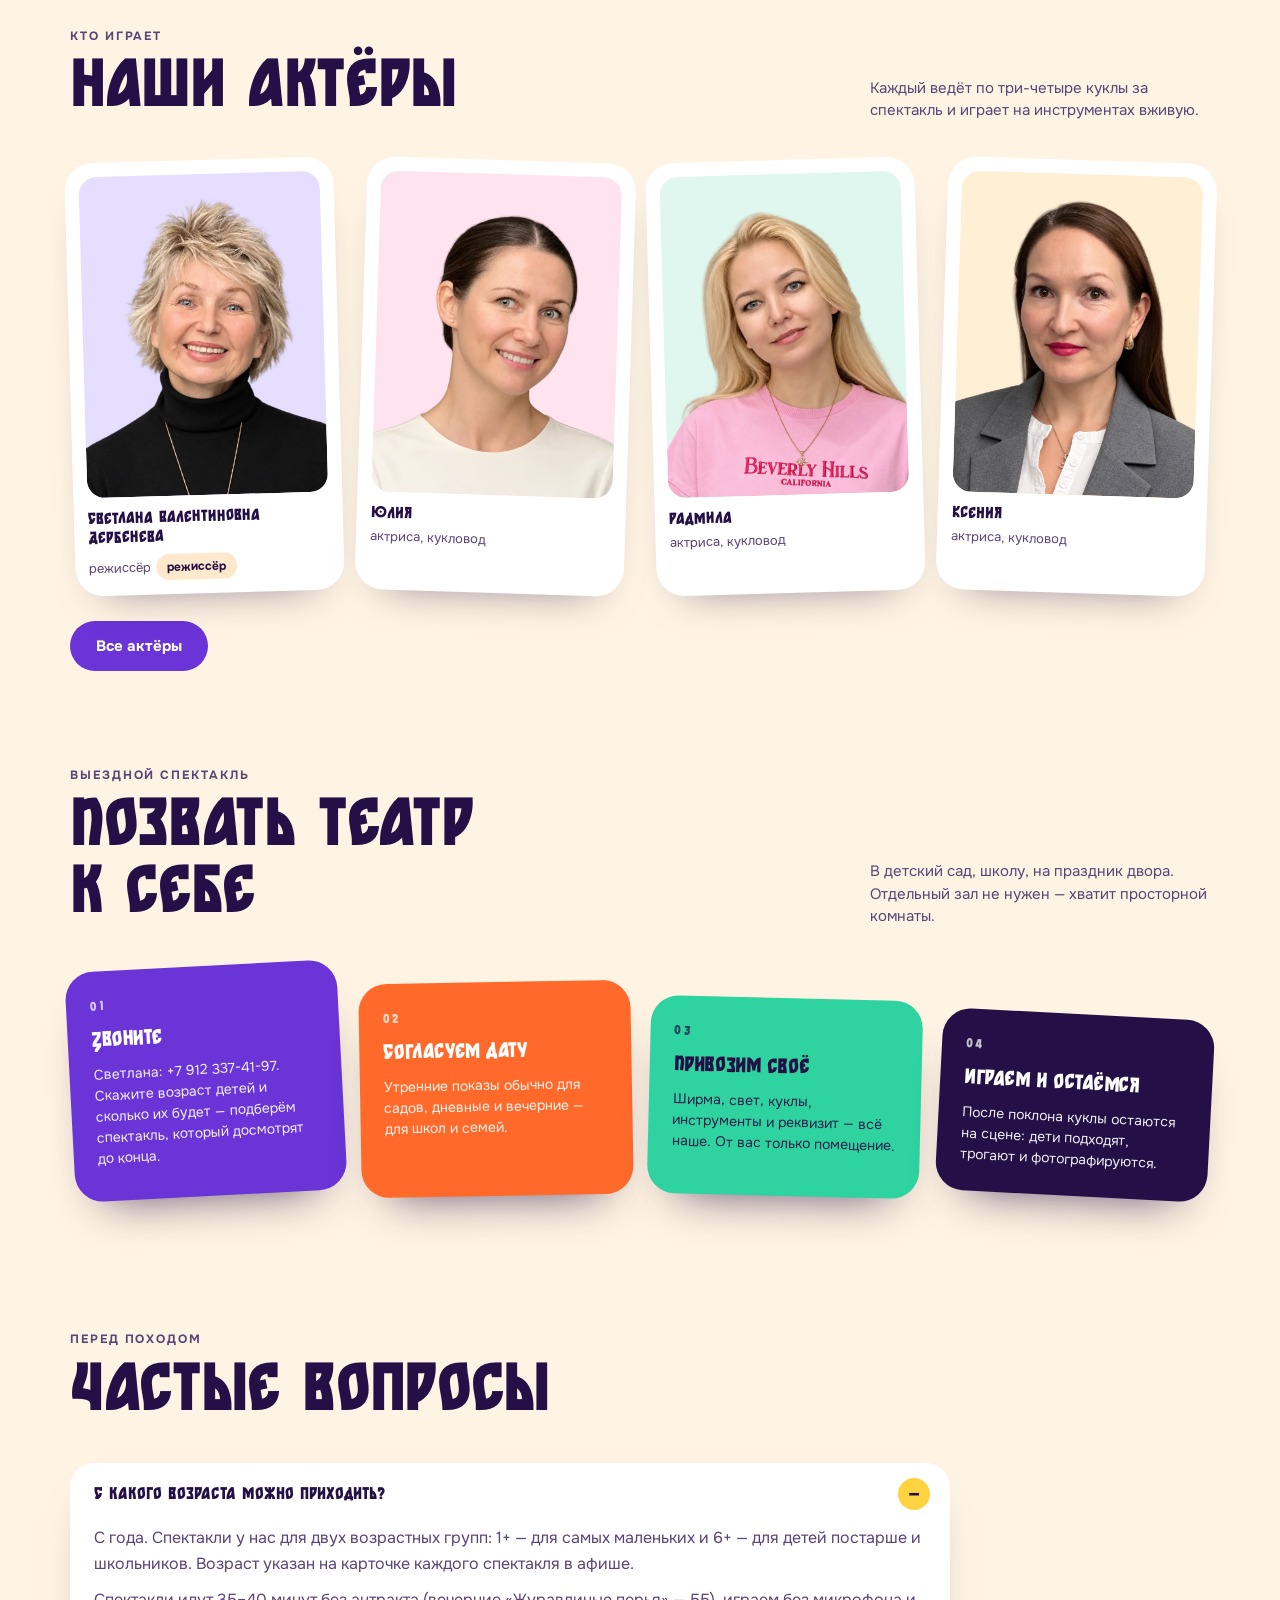
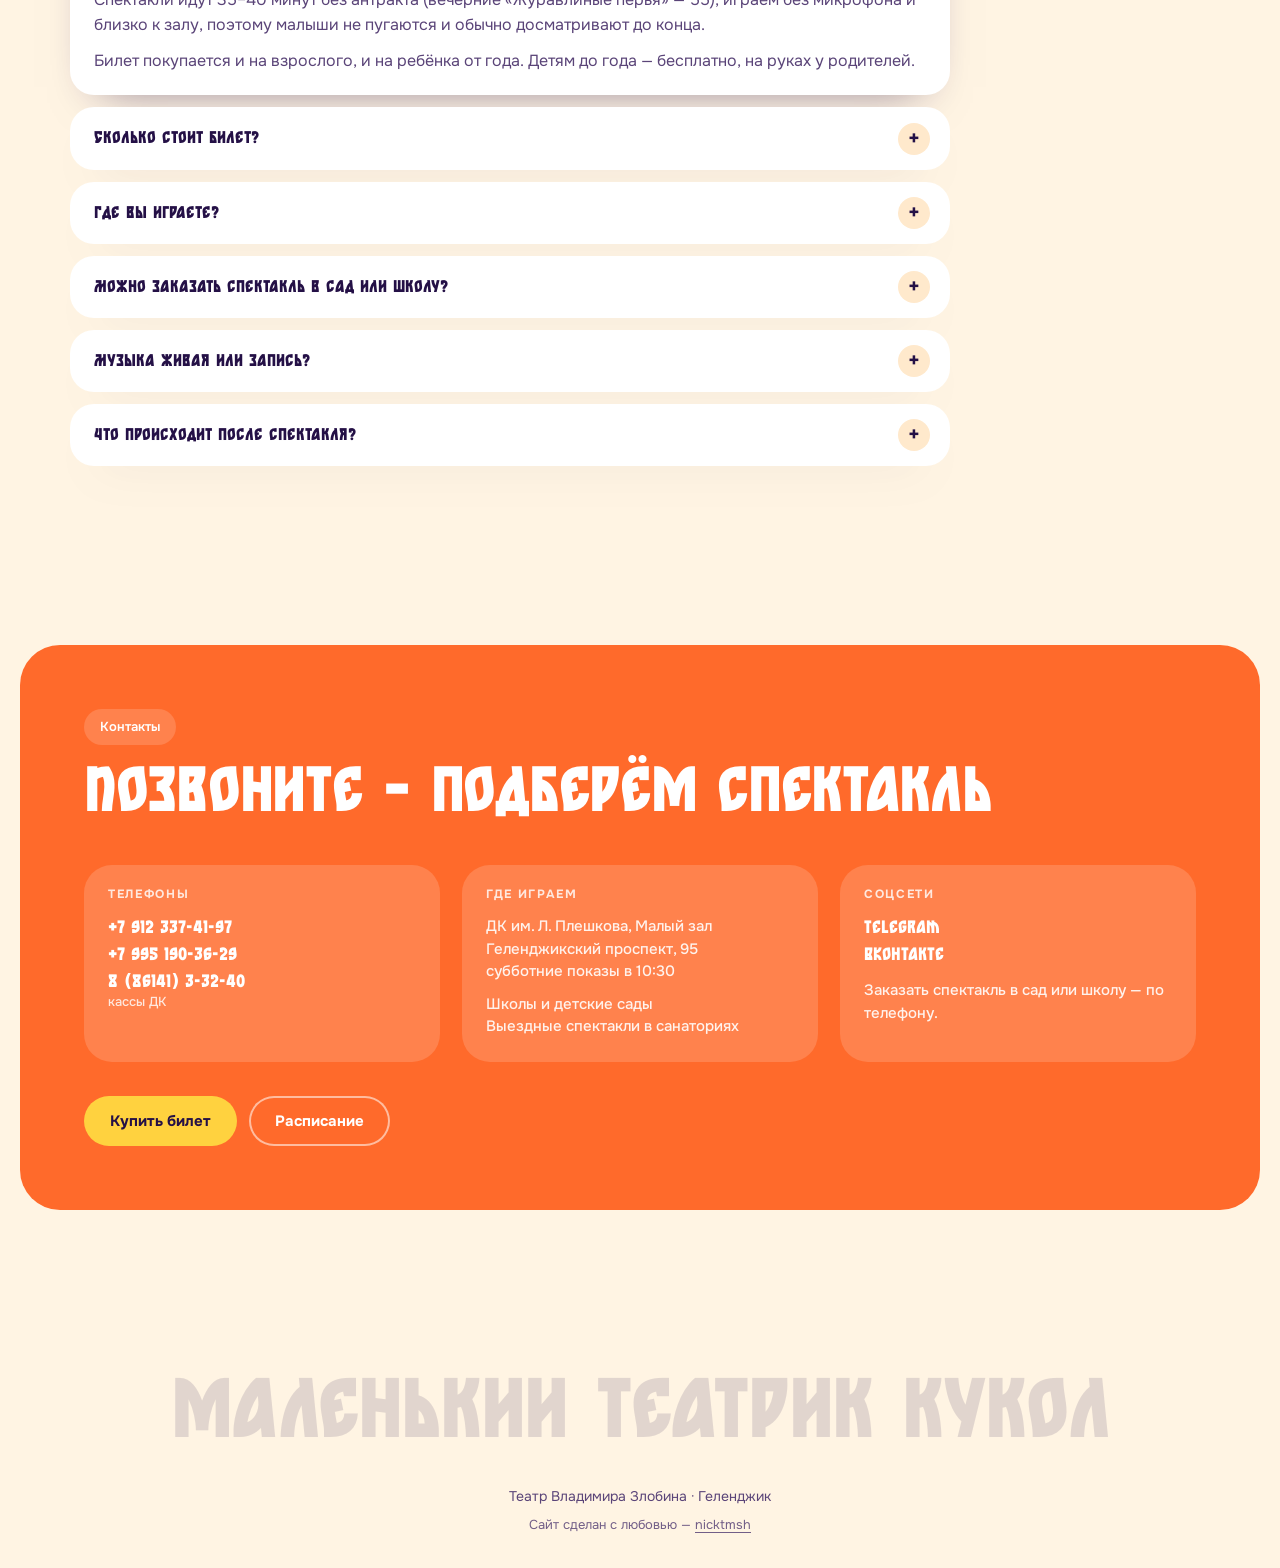
<file: o-teatre.html>
<!doctype html>
<html lang="ru">
<head>
<meta charset="utf-8">
<meta name="viewport" content="width=device-width,initial-scale=1,viewport-fit=cover">
<title>О театре — Маленький театрик кукол, Геленджик</title>
<meta name="description" content="Маленький театрик кукол — театр Владимира Злобина в Геленджике: живая музыка, ручные куклы, выездные спектакли в школы и сады. Как проходит спектакль, площадки, контакты.">
<link rel="icon" href="assets/favicon.svg" type="image/svg+xml">
<link rel="icon" href="assets/favicon.ico" sizes="32x32">
<link rel="apple-touch-icon" href="assets/apple-touch-icon.png">
<link rel="manifest" href="assets/site.webmanifest">
<meta name="theme-color" content="#6A34D6">
<link rel="stylesheet" href="assets/css/onest.css">
<link rel="stylesheet" href="assets/css/site.css">
<link rel="stylesheet" href="assets/css/blocks.css">
</head>
<body>

<nav class="nav">
  <div class="nav-in">
    <a class="brand" href="index.html">Маленький театрик кукол<span>имени Владимира Злобина</span></a>
    <div class="nav-links">
      <a href="afisha.html">Афиша</a>
      <a href="raspisanie.html">Расписание</a>
      <a href="sobytiya.html">События</a>
      <a href="o-teatre.html">О театре</a>
      <a href="aktery.html">Актёры</a>
      <a href="#contacts">Контакты</a>
    </div>
    <a class="btn btn-orange btn-sm" href="https://gelendzhik.kassy.ru/events/detskie/" target="_blank" rel="noopener">Купить билет</a>
    <button class="burger" type="button" id="burger"
            aria-label="Меню" aria-expanded="false" aria-controls="navMenu">
      <span></span><span></span><span></span>
    </button>
  </div>
</nav>

<div class="nav-menu" id="navMenu" hidden>
  <nav class="nav-menu-links" aria-label="Разделы сайта">
      <a class="nav-menu-link c1" href="afisha.html">Афиша</a>
      <a class="nav-menu-link c2" href="raspisanie.html">Расписание</a>
      <a class="nav-menu-link c3" href="sobytiya.html">События</a>
      <a class="nav-menu-link c4" href="o-teatre.html">О театре</a>
      <a class="nav-menu-link c5" href="aktery.html">Актёры</a>
      <a class="nav-menu-link c6" href="#contacts">Контакты</a>
  </nav>
  <a class="nav-menu-phone" href="tel:+79123374197">+7 912 337-41-97</a>
  <img class="nav-menu-bird" src="assets/mascot/aybolit.webp" alt="" aria-hidden="true">
</div>

<header class="page-hero t-violet">
  <div class="hero-grid">
    <div>
      <div class="crumbs"><a href="index.html">Главная</a> · <span>О театре</span></div>
      <h1>Театр, <br>который едет <br>к зрителю</h1>
      <p>Маленький театрик кукол — театр Владимира Злобина в Геленджике. Десять лет мы привозим ширму, свет, кукол и инструменты туда, где нас ждут, — в Малый зал ДК, в школу, сад или санаторий.</p>
      <div class="hero-facts">
        <span>10 лет на сцене</span>
        <span>20 спектаклей в репертуаре</span>
        <span>для зрителей от года</span>
        <span>живая музыка, без микрофона</span>
      </div>
      <div class="hero-cta">
        <a class="btn btn-yellow" href="afisha.html">Что мы играем</a>
        <a class="btn btn-ghost" href="aktery.html">Наши актёры</a>
      </div>
    </div>
    <div class="hero-art" style="min-height:300px">
      <div class="mascot hero-mascot hero-mascot-fit"><img src="assets/mascot/ulitka-i-kit.webp" alt="Кукла кита из спектакля «Улитка и кит»"></div>
      <div class="say say-yellow say-bl say-b">Куклы выходят в зал — детей зовём в игру</div>
      <div class="say say-mint say-br say-d">Кукол делаем сами</div>
    </div>
  </div>
</header>

<!-- жёлтая лента: объём и перехлёст строит assets/js/ribbon.js -->
<div class="ribbon" data-ribbon data-phrase="театрик для всей семьи" aria-hidden="true">
  <svg viewBox="0 0 1200 420" role="presentation">
    <defs>
      <path id="ribbonPath" d="M -100 384 C 90 402, 192 346, 300 274 C 396 210, 470 144, 598 156 C 720 168, 764 264, 890 258 C 1002 252, 1072 148, 1182 86 C 1238 54, 1272 42, 1310 32"></path>
    </defs>
    <g class="ribbon-fallback">
      <use href="#ribbonPath" class="band-edge"></use>
      <use href="#ribbonPath" class="band"></use>
    </g>
    <text><textPath href="#ribbonPath" startOffset="0">театрик для всей семьи</textPath></text>
  </svg>
</div>

<section id="about">
  <div class="about">
    <div class="about-grid">
      <div>
        <span class="chip">Как мы устроены</span>
        <h2 style="margin-top:18px">Нам десять лет — и у нас выросли свои маленькие фанаты</h2>
        <p>Театр играет уже десять лет. За это время у нас появились зрители, которые не пропускают ни одной субботы: знают кукол по именам, ждут премьер и пересмотрели почти весь репертуар.</p>
        <p>Играем в Малом зале ДК им. Плешкова, в школах и садах Геленджика, выезжаем со спектаклями в санатории. Привозим ширму, свет, кукол и инструменты — и собираем театр там, где нас ждут.</p>
        <p>Спектакль идёт не за четвёртой стеной: актёры спускаются с куклами в зал, и дети успевают их потрогать прямо по ходу истории. Музыку играем вживую, инструменты стоят на сцене, микрофонов нет — дети не пугаются громкого звука.</p>
        <p>Перед началом проходит творческая пятиминутка: желающие дети выходят со стихами и песнями. После спектакля куклы остаются на сцене — можно подойти, рассмотреть их вблизи, потрогать и сфотографироваться. Бесплатно.</p>
        <div class="hero-cta">
          <a class="btn btn-yellow" href="raspisanie.html">Ближайшие показы</a>
        </div>
      </div>
      <div class="collage">
        <figure><img src="assets/photo/scene-shirma.jpg" alt="Сцена с расписными ширмами и куклами" loading="lazy"></figure>
        <figure><img src="assets/photo/seagulls.jpg" alt="Актрисы ведут марионеток-чаек" loading="lazy"></figure>
        <figure><img src="assets/photo/gusi-scene.jpg" alt="Сцена спектакля «Гуси-лебеди»: ширма, избушка и яблоня" loading="lazy"></figure>
        <figure><img src="assets/photo/frogs.jpg" alt="Куклы-лягушки на марионеточных нитях" loading="lazy"></figure>
              <img class="about-mascot" src="assets/mascot/fedorino-gore.webp"
             alt="Кукла самовара из спектакля «Федорино горе»">
</div>
    </div>
  </div>

  <div class="wrap">
    <div class="factband">
      <div class="factband-stats">
        <div class="stat"><b>20</b><span>спектаклей<br>в репертуаре</span></div>
        <div class="stat"><b>1+</b><span>с какого<br>возраста</span></div>
        <div class="stat"><b>0 ₽</b><span>фото с куклами,<br>куклу можно<br>потрогать</span></div>
      </div>
      <div class="factband-photos">
        <figure><img src="assets/photo/kids-whale.jpg" alt="Зрители фотографируются с большой куклой кита" loading="lazy"></figure>
        <figure><img src="assets/photo/doctors.jpg" alt="Актрисы в белых халатах с куклами" loading="lazy"></figure>
        <figure><img src="assets/photo/gusi-khorovod.jpg" alt="Дети водят хоровод с актрисами после спектакля «Гуси-лебеди»" loading="lazy"></figure>
      </div>
    </div>
  </div>
</section>

<section id="how">
  <div class="wrap">
    <div class="sec-head">
      <div>
        <span class="eyebrow">Как это выглядит</span>
        <h2>Сорок минут, <br>на которых тихо</h2>
      </div>
      <div style="display:flex;align-items:center;gap:20px;flex-wrap:wrap">
        <p class="sec-note">Мы играем на расстоянии вытянутой руки от первого ряда: куклу видно целиком, а актёра — вместе с ней.</p>
        <div class="seal" style="--seal:112px">
          <svg viewBox="0 0 124 124" role="img" aria-label="Фото с куклами бесплатно">
            <circle cx="62" cy="62" r="60" fill="#FF6A2B"></circle>
            <circle cx="62" cy="62" r="50" fill="none" stroke="#FFF4E3" stroke-width="1.5" stroke-dasharray="3 5" opacity=".6"></circle>
            <path id="sealRing2" d="M62,62 m-44,0 a44,44 0 1,1 88,0 a44,44 0 1,1 -88,0" fill="none"></path>
            <text class="seal-ring" fill="#FFF4E3"><textPath href="#sealRing2" startOffset="2%">куклу можно потрогать · куклу можно потрогать ·</textPath></text>
            <text class="seal-mid" x="62" y="66" fill="#FFF4E3">0 ₽</text>
            <text class="seal-sub" x="62" y="80" fill="#FFF4E3">фото</text>
          </svg>
        </div>
      </div>
    </div>

    <div class="mosaic">
      <div class="mos m1">
        <img src="assets/photo/audience.jpg" alt="Зрительный зал: дети и родители смотрят спектакль" loading="lazy">
        <span class="bubble b1">Зрители от года — с родителями</span>
      </div>
      <div class="mos m2 mos-text m-violet">
        <h3>Куклы в руках, а не за кулисами</h3>
        <ul>
          <li>Тростевые, перчаточные и марионетки — в одном спектакле</li>
          <li>Актёр на виду: ребёнок понимает, как кукла оживает</li>
          <li>После поклона куклу можно потрогать</li>
        </ul>
      </div>
      <div class="mos m3">
        <img src="assets/photo/kids-puppets.jpg" alt="Дети трогают кукол после спектакля «Гуси-лебеди»" loading="lazy">
        <span class="bubble b2">Фото с куклами — 0 ₽</span>
      </div>
      <div class="mos m4">
        <img src="assets/photo/soldiers.jpg" alt="Актрисы в военной форме с куклами из спектакля о войне" loading="lazy">
      </div>
      <div class="mos m5 mos-text m-orange">
        <h3>Играем вместе с залом</h3>
        <ul>
          <li>Актёры выходят с куклами в зал, а не прячутся за ширмой</li>
          <li>Вовлекаем детей в представление — куклу можно потрогать по ходу</li>
          <li>Играем без микрофона, громкость — под детские уши</li>
        </ul>
      </div>
    </div>
  </div>
</section>

<section id="venues" style="padding-top:0">
  <div class="wrap">
    <div class="sec-head">
      <div>
        <span class="eyebrow">Где мы играем</span>
        <h2>Три адреса</h2>
      </div>
      <p class="sec-note">Театр собирается за час до спектакля и разбирается после поклона.</p>
    </div>
    <div class="venues">
      <article class="venue">
        <span class="pin">основная сцена</span>
        <h3>ДК им. Л. Плешкова, Малый зал</h3>
        <p>Геленджикский проспект, 95. Субботние показы в 10:30 и вечерние спектакли, касса с бумажными билетами.</p>
      </article>
      <article class="venue">
        <span class="pin">выездные спектакли</span>
        <h3>Санатории</h3>
        <p>Привозим спектакль туда, где дети отдыхают вместе с родителями: сцену собираем прямо в зале санатория. Дату и программу согласуем по телефону.</p>
      </article>
      <article class="venue">
        <span class="pin">по заявке</span>
        <h3>Школы и детские сады</h3>
        <p>Выездные показы по всему городу: от вас помещение, от нас — ширма, свет, куклы и музыка. Договориться можно со Светланой по телефону.</p>
      </article>
    </div>
  </div>
</section>

<section id="premiere" style="padding-top:0">
  <div class="wrap">
    <div class="sec-head">
      <div>
        <span class="eyebrow">Скоро премьера</span>
        <h2>Что мы сейчас <br>готовим</h2>
      </div>
      <p class="sec-note">Новые спектакли собираем сами: шьём кукол, расписываем ширмы, репетируем музыку. Вот как это выглядит до премьеры.</p>
    </div>
    <div class="premiere">
      <div class="premiere-card">
        <span class="chip">в работе</span>
        <h3>Новые спектакли <br>в мастерской</h3>
        <p>Пока спектакль не вышел на сцену, он живёт в мастерской и на репетициях: у каждой куклы появляются лицо, костюм и голос.</p>
        <ul>
          <li>Название спектакля — уточняется</li>
          <li>Возраст — уточняется</li>
          <li>Дата премьеры — в афише и во ВКонтакте</li>
        </ul>
      </div>
      <div class="premiere-shots">
        <figure><div class="shot-ph p1">Фото<br>с бэкстейджа</div><figcaption>Репетиция за ширмой</figcaption></figure>
        <figure><div class="shot-ph p2">Фото<br>из мастерской</div><figcaption>Новая кукла на столе</figcaption></figure>
        <figure><div class="shot-ph p3">Фото<br>из мастерской</div><figcaption>Расписываем ширму</figcaption></figure>
        <figure><div class="shot-ph p4">Фото<br>с бэкстейджа</div><figcaption>Примерка костюмов</figcaption></figure>
      </div>
    </div>
  </div>
</section>


<!-- жёлтая лента: объём и перехлёст строит assets/js/ribbon.js -->
<div class="ribbon ribbon-mid" data-ribbon data-phrase="фото с любимыми героями" aria-hidden="true">
  <svg viewBox="0 0 1200 420" role="presentation">
    <defs>
      <path id="ribbonPath2" d="M -100 214 C 70 148, 222 116, 392 172 C 520 214, 606 288, 744 278 C 860 270, 940 200, 1030 160 C 1120 122, 1200 140, 1310 180"></path>
    </defs>
    <g class="ribbon-fallback">
      <use href="#ribbonPath2" class="band-edge"></use>
      <use href="#ribbonPath2" class="band"></use>
    </g>
    <text><textPath href="#ribbonPath2" startOffset="0">фото с любимыми героями</textPath></text>
  </svg>
</div>

<section id="troupe" style="padding-top:0">
  <div class="wrap">
    <div class="sec-head">
      <div>
        <span class="eyebrow">Кто играет</span>
        <h2>Наши актёры</h2>
      </div>
      <p class="sec-note">Каждый ведёт по три-четыре куклы за спектакль и играет на инструментах вживую.</p>
    </div>
    <div class="troupe">
      <a class="actor" href="aktery.html">
        <div class="ph-p p4 has-photo"><img src="assets/photo/actors/svetlana.webp" alt="Светлана Валентиновна Дербенева, режиссёр театра" loading="lazy"></div>
        <b>Светлана Валентиновна Дербенева</b>
        <small>режиссёр</small>
        <span class="role">режиссёр</span>
      </a>
      <a class="actor" href="aktery.html">
        <div class="ph-p p1 has-photo"><img src="assets/photo/actors/yulia.webp" alt="Юлия, актриса театра" loading="lazy"></div>
        <b>Юлия</b>
        <small>актриса, кукловод</small>
      </a>
      <a class="actor" href="aktery.html">
        <div class="ph-p p2 has-photo"><img src="assets/photo/actors/radmila.webp" alt="Радмила, актриса театра" loading="lazy"></div>
        <b>Радмила</b>
        <small>актриса, кукловод</small>
      </a>
      <a class="actor" href="aktery.html">
        <div class="ph-p p3 has-photo"><img src="assets/photo/actors/ksenia.webp" alt="Ксения, актриса театра" loading="lazy"></div>
        <b>Ксения</b>
        <small>актриса, кукловод</small>
      </a>
    </div>
    <div class="hero-cta" style="margin-top:28px">
      <a class="btn btn-violet" href="aktery.html">Все актёры</a>
    </div>
  </div>
</section>

<section id="order" style="padding-top:0">
  <div class="wrap">
    <div class="sec-head">
      <div>
        <span class="eyebrow">Выездной спектакль</span>
        <h2>Позвать театр <br>к себе</h2>
      </div>
      <p class="sec-note">В детский сад, школу, на праздник двора. Отдельный зал не нужен — хватит просторной комнаты.</p>
    </div>
    <div class="steps">
      <article class="step">
        <span class="no">01</span>
        <h3>Звоните</h3>
        <p>Светлана: +7 912 337-41-97. Скажите возраст детей и сколько их будет — подберём спектакль, который досмотрят до конца.</p>
      </article>
      <article class="step">
        <span class="no">02</span>
        <h3>Согласуем дату</h3>
        <p>Утренние показы обычно для садов, дневные и вечерние — для школ и семей.</p>
      </article>
      <article class="step">
        <span class="no">03</span>
        <h3>Привозим своё</h3>
        <p>Ширма, свет, куклы, инструменты и реквизит — всё наше. От вас только помещение.</p>
      </article>
      <article class="step">
        <span class="no">04</span>
        <h3>Играем и остаёмся</h3>
        <p>После поклона куклы остаются на сцене: дети подходят, трогают и фотографируются.</p>
      </article>
    </div>
  </div>
</section>

<section id="faq" style="padding-top:0">
  <div class="wrap">
    <div class="sec-head">
      <div>
        <span class="eyebrow">Перед походом</span>
        <h2>Частые вопросы</h2>
      </div>
    </div>
    <div class="faq">
      <details open>
        <summary>С какого возраста можно приходить?</summary>
        <div class="answer">
          <p>С года. Спектакли у нас для двух возрастных групп: 1+ — для самых маленьких и 6+ — для детей постарше и школьников. Возраст указан на карточке каждого спектакля в афише.</p>
          <p>Спектакли идут 35–40 минут без антракта (вечерние «Журавлиные перья» — 55), играем без микрофона и близко к залу, поэтому малыши не пугаются и обычно досматривают до конца.</p>
          <p>Билет покупается и на взрослого, и на ребёнка от года. Детям до года — бесплатно, на руках у родителей.</p>
        </div>
      </details>
      <details>
        <summary>Сколько стоит билет?</summary>
        <div class="answer">
          <p>800 ₽ на субботние спектакли, 1000 ₽ на вечерние «Журавлиные перья». Билет нужен и взрослому, и ребёнку от года. Купить можно на kassy.ru или в кассе ДК.</p>
        </div>
      </details>
      <details>
        <summary>Где вы играете?</summary>
        <div class="answer">
          <p>Основная площадка — Малый зал ДК им. Л. Плешкова, Геленджикский проспект, 95: субботние показы в 10:30. Играем на фестивалях, в школах и детских садах города, выезжаем со спектаклями в санатории.</p>
        </div>
      </details>
      <details>
        <summary>Можно заказать спектакль в сад или школу?</summary>
        <div class="answer">
          <p>Да. Привозим ширму, свет, кукол и инструменты — от вас нужно только помещение. Обсудить спектакль и договориться о приезде можно со Светланой: +7 912 337-41-97.</p>
        </div>
      </details>
      <details>
        <summary>Музыка живая или запись?</summary>
        <div class="answer">
          <p>Живая. Инструменты стоят прямо на сцене, играют те же актёры, что ведут кукол. Фонограммы у нас нет.</p>
        </div>
      </details>
      <details>
        <summary>Что происходит после спектакля?</summary>
        <div class="answer">
          <p>Куклы остаются на сцене. Можно подойти, рассмотреть их вблизи, потрогать и сфотографироваться — бесплатно.</p>
        </div>
      </details>
    </div>
  </div>
</section>

<section id="contacts">
  <div class="contacts">
    <span class="chip">Контакты</span>
    <h2 style="margin-top:18px">Позвоните — подберём спектакль</h2>
    <div class="c-grid">
      <div class="c-card">
        <h3>Телефоны</h3>
        <a href="tel:+79123374197">+7 912 337-41-97</a>
        <a href="tel:+79951903629">+7 995 190-36-29</a>
        <a href="tel:+78614133240">8 (86141) 3-32-40<small>кассы ДК</small></a>
      </div>
      <div class="c-card">
        <h3>Где играем</h3>
        <p class="plain">ДК им. Л. Плешкова, Малый зал<br>Геленджикский проспект, 95<br>субботние показы в 10:30</p>
        <p class="plain" style="margin-top:10px">Школы и детские сады<br>Выездные спектакли в санаториях</p>
      </div>
      <div class="c-card">
        <h3>Соцсети</h3>
        <a href="https://t.me/teatr77777" target="_blank" rel="noopener">Telegram</a>
        <a href="https://vk.com/smallteatrik" target="_blank" rel="noopener">ВКонтакте</a>
        <p class="plain" style="margin-top:10px">Заказать спектакль в сад или школу — по телефону.</p>
      </div>
    </div>
    <div class="c-cta">
      <a class="btn btn-yellow" href="https://gelendzhik.kassy.ru/events/detskie/" target="_blank" rel="noopener">Купить билет</a>
      <a class="btn btn-ghost" href="raspisanie.html">Расписание</a>
    </div>
  </div>
</section>

<div class="wordmark" aria-hidden="true"><div>маленький театрик кукол</div></div>

<footer>
  Театр Владимира Злобина · Геленджик
  <span class="credit">Сайт сделан с любовью — <a href="https://www.nicktmsh.com/" target="_blank" rel="noopener">nicktmsh</a></span>
</footer>

<script src="assets/js/ribbon.js" defer></script>
<script src="assets/js/menu.js" defer></script>
</body>
</html>
</file>
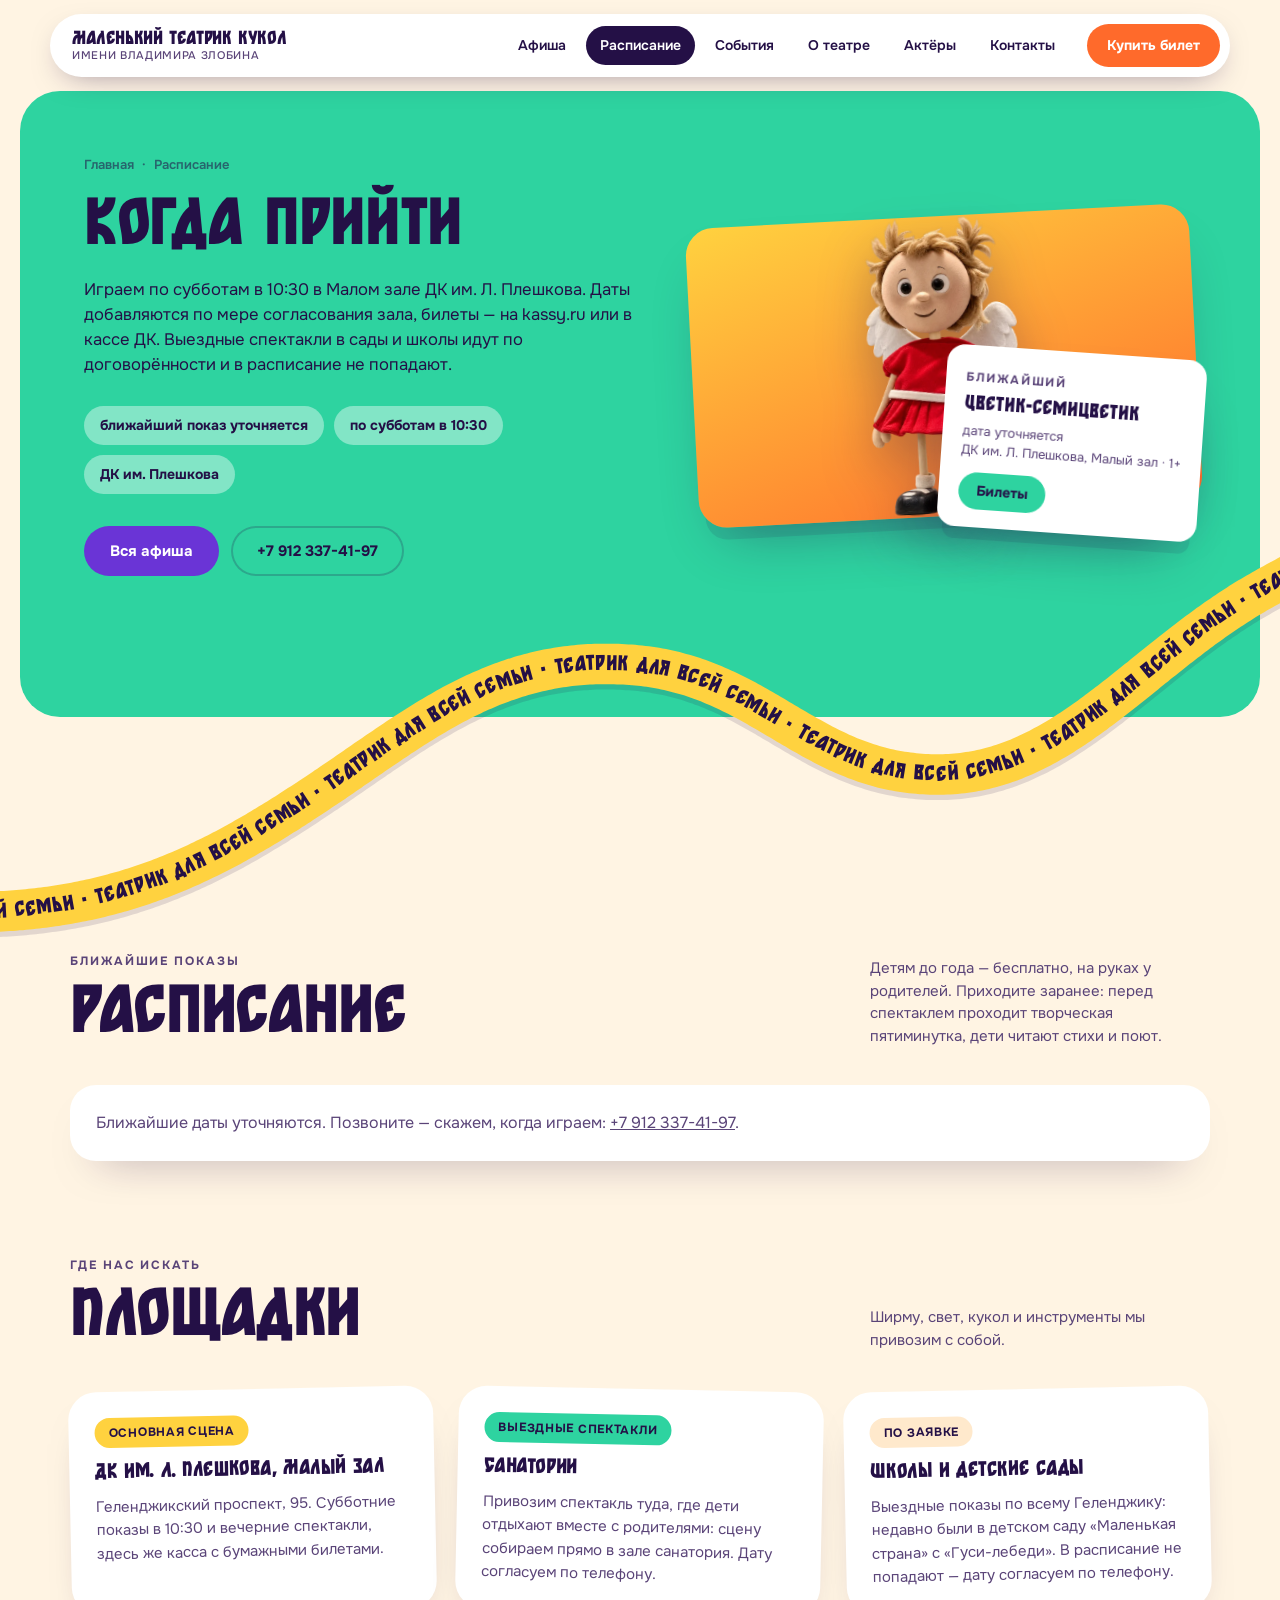
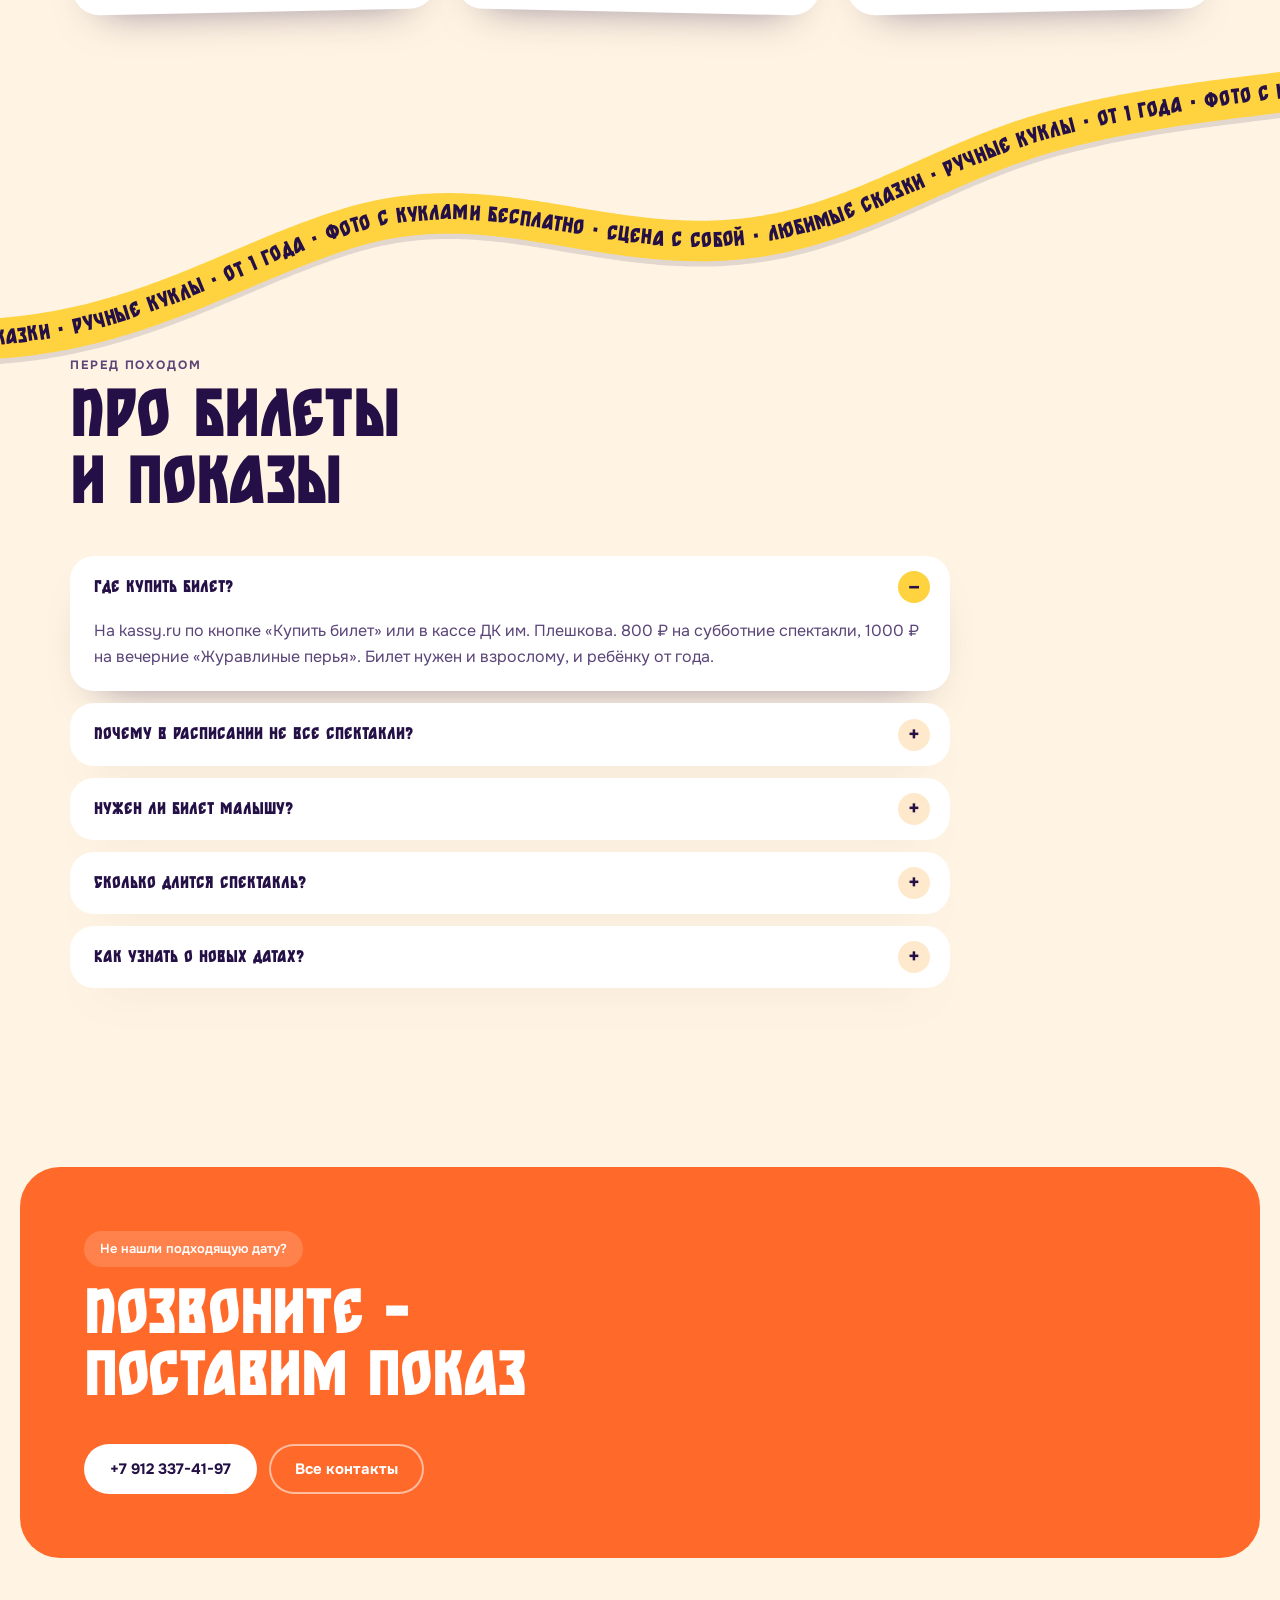
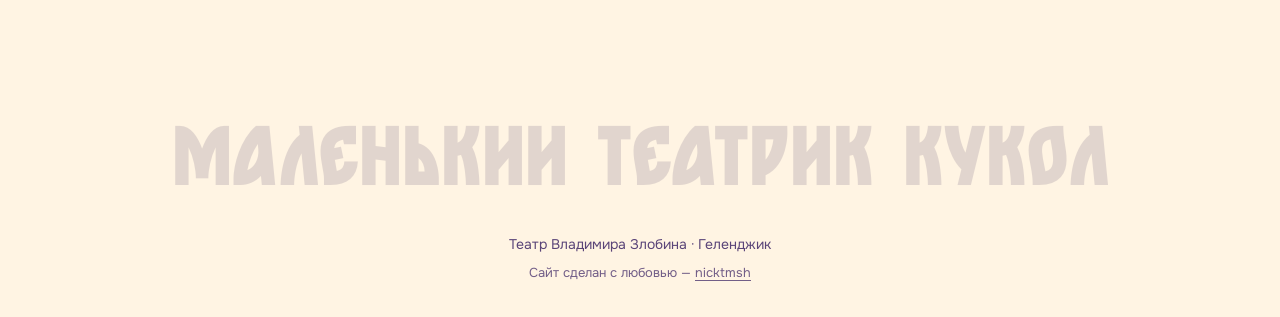
<file: raspisanie.html>
<!doctype html>
<html lang="ru">
<head>
<meta charset="utf-8">
<meta name="viewport" content="width=device-width,initial-scale=1,viewport-fit=cover">
<title>Расписание — Маленький театрик кукол, Геленджик</title>
<meta name="description" content="Расписание спектаклей Маленького театрика кукол в Геленджике: ближайшие показы в ДК им. Плешкова, в школах, садах и санаториях, время, цены и билеты.">
<link rel="icon" href="assets/favicon.svg" type="image/svg+xml">
<link rel="icon" href="assets/favicon.ico" sizes="32x32">
<link rel="apple-touch-icon" href="assets/apple-touch-icon.png">
<link rel="manifest" href="assets/site.webmanifest">
<meta name="theme-color" content="#6A34D6">
<link rel="stylesheet" href="assets/css/onest.css">
<link rel="stylesheet" href="assets/css/site.css">
<link rel="stylesheet" href="assets/css/blocks.css">
</head>
<body>

<nav class="nav">
  <div class="nav-in">
    <a class="brand" href="index.html">Маленький театрик кукол<span>имени Владимира Злобина</span></a>
    <div class="nav-links">
      <a href="afisha.html">Афиша</a>
      <a href="raspisanie.html">Расписание</a>
      <a href="sobytiya.html">События</a>
      <a href="o-teatre.html">О театре</a>
      <a href="aktery.html">Актёры</a>
      <a href="o-teatre.html#contacts">Контакты</a>
    </div>
    <a class="btn btn-orange btn-sm" href="https://gelendzhik.kassy.ru/events/detskie/" target="_blank" rel="noopener">Купить билет</a>
    <button class="burger" type="button" id="burger"
            aria-label="Меню" aria-expanded="false" aria-controls="navMenu">
      <span></span><span></span><span></span>
    </button>
  </div>
</nav>

<div class="nav-menu" id="navMenu" hidden>
  <nav class="nav-menu-links" aria-label="Разделы сайта">
      <a class="nav-menu-link c1" href="afisha.html">Афиша</a>
      <a class="nav-menu-link c2" href="raspisanie.html">Расписание</a>
      <a class="nav-menu-link c3" href="sobytiya.html">События</a>
      <a class="nav-menu-link c4" href="o-teatre.html">О театре</a>
      <a class="nav-menu-link c5" href="aktery.html">Актёры</a>
      <a class="nav-menu-link c6" href="o-teatre.html#contacts">Контакты</a>
  </nav>
  <a class="nav-menu-phone" href="tel:+79123374197">+7 912 337-41-97</a>
  <img class="nav-menu-bird" src="assets/mascot/aybolit.webp" alt="" aria-hidden="true">
</div>

<header class="page-hero t-mint">
  <div class="hero-grid">
    <div>
      <div class="crumbs"><a href="index.html">Главная</a> · <span>Расписание</span></div>
      <h1>Когда прийти</h1>
      <p>Играем по субботам в 10:30 в Малом зале ДК им. Л. Плешкова. Даты добавляются по мере согласования зала, билеты — на kassy.ru или в кассе ДК. Выездные спектакли в сады и школы идут по договорённости и в расписание не попадают.</p>
      <div class="hero-facts">
        <span id="factNext">ближайший показ уточняется</span>
        <span>по субботам в 10:30</span>
        <span>ДК им. Плешкова</span>
      </div>
      <div class="hero-cta">
        <a class="btn btn-violet" href="afisha.html">Вся афиша</a>
        <a class="btn btn-line" href="tel:+79123374197">+7 912 337-41-97</a>
      </div>
    </div>
    <div class="hero-art" style="min-height:300px">
      <div class="mascot hero-mascot hero-mascot-fit" id="heroMascot"><img src="assets/mascot/skazka-o-glupom-myshonke.webp" alt="Кукла рыбы из «Сказки о глупом мышонке»"></div>
      <div class="ticket" id="heroTicket"></div>
    </div>
  </div>
</header>

<!-- жёлтая лента: объём и перехлёст строит assets/js/ribbon.js -->
<div class="ribbon" data-ribbon data-phrase="театрик для всей семьи" aria-hidden="true">
  <svg viewBox="0 0 1200 420" role="presentation">
    <defs>
      <path id="ribbonPath" d="M -100 384 C 90 402, 192 346, 300 274 C 396 210, 470 144, 598 156 C 720 168, 764 264, 890 258 C 1002 252, 1072 148, 1182 86 C 1238 54, 1272 42, 1310 32"></path>
    </defs>
    <g class="ribbon-fallback">
      <use href="#ribbonPath" class="band-edge"></use>
      <use href="#ribbonPath" class="band"></use>
    </g>
    <text><textPath href="#ribbonPath" startOffset="0">театрик для всей семьи</textPath></text>
  </svg>
</div>

<section id="schedule">
  <div class="wrap">
    <div class="sec-head">
      <div>
        <span class="eyebrow">Ближайшие показы</span>
        <h2>Расписание</h2>
      </div>
      <p class="sec-note">Детям до года — бесплатно, на руках у родителей. Приходите заранее: перед спектаклем проходит творческая пятиминутка, дети читают стихи и поют.</p>
    </div>
    <div id="schedList"></div>
    <noscript><p class="sec-note" style="margin-top:20px">Расписание подгружается скриптом. Включите JavaScript или позвоните: +7 912 337-41-97.</p></noscript>
  </div>
</section>

<section id="venues" style="padding-top:0">
  <div class="wrap">
    <div class="sec-head">
      <div>
        <span class="eyebrow">Где нас искать</span>
        <h2>Площадки</h2>
      </div>
      <p class="sec-note">Ширму, свет, кукол и инструменты мы привозим с собой.</p>
    </div>
    <div class="venues">
      <article class="venue">
        <span class="pin">основная сцена</span>
        <h3>ДК им. Л. Плешкова, Малый зал</h3>
        <p>Геленджикский проспект, 95. Субботние показы в 10:30 и вечерние спектакли, здесь же касса с бумажными билетами.</p>
      </article>
      <article class="venue">
        <span class="pin">выездные спектакли</span>
        <h3>Санатории</h3>
        <p>Привозим спектакль туда, где дети отдыхают вместе с родителями: сцену собираем прямо в зале санатория. Дату согласуем по телефону.</p>
      </article>
      <article class="venue">
        <span class="pin">по заявке</span>
        <h3>Школы и детские сады</h3>
        <p>Выездные показы по всему Геленджику: недавно были в детском саду «Маленькая страна» с «Гуси-лебеди». В расписание не попадают — дату согласуем по телефону.</p>
      </article>
    </div>
  </div>
</section>

<!-- жёлтая лента: объём строит assets/js/ribbon.js -->
<div class="ribbon ribbon-strip" data-ribbon data-phrase="любимые сказки · ручные куклы · от 1 года · фото с куклами бесплатно · сцена с собой" aria-hidden="true">
  <svg viewBox="0 0 1200 420" role="presentation">
    <defs>
      <path id="ribbonPath3" d="M -100 352 C 96 372, 196 292, 322 252 C 452 210, 546 268, 676 262 C 800 256, 878 186, 1000 156 C 1110 128, 1216 126, 1310 106"></path>
    </defs>
    <g class="ribbon-fallback">
      <use href="#ribbonPath3" class="band-edge"></use>
      <use href="#ribbonPath3" class="band"></use>
    </g>
    <text><textPath href="#ribbonPath3" startOffset="0">любимые сказки · ручные куклы · от 1 года · фото с куклами бесплатно · сцена с собой</textPath></text>
  </svg>
</div>

<section id="faq" style="padding-top:0">
  <div class="wrap">
    <div class="sec-head">
      <div>
        <span class="eyebrow">Перед походом</span>
        <h2>Про билеты <br>и показы</h2>
      </div>
    </div>
    <div class="faq">
      <details open>
        <summary>Где купить билет?</summary>
        <div class="answer">
          <p>На kassy.ru по кнопке «Купить билет» или в кассе ДК им. Плешкова. 800 ₽ на субботние спектакли, 1000 ₽ на вечерние «Журавлиные перья». Билет нужен и взрослому, и ребёнку от года.</p>
        </div>
      </details>
      <details>
        <summary>Почему в расписании не все спектакли?</summary>
        <div class="answer">
          <p>Дата появляется, когда согласован зал. Остальные спектакли из репертуара играем по заявкам — в саду, школе или на празднике. Позвоните, и мы поставим показ.</p>
        </div>
      </details>
      <details>
        <summary>Нужен ли билет малышу?</summary>
        <div class="answer">
          <p>Детям до года — бесплатно, они смотрят у родителей на руках. С года билет покупается и на ребёнка, и на взрослого: место в зале занимает каждый зритель.</p>
        </div>
      </details>
      <details>
        <summary>Сколько длится спектакль?</summary>
        <div class="answer">
          <p>Субботние — 35–40 минут без антракта, вечерние «Журавлиные перья» — 55 минут. После поклона куклы остаются на сцене: на фотографии закладывайте ещё минут пятнадцать.</p>
        </div>
      </details>
      <details>
        <summary>Как узнать о новых датах?</summary>
        <div class="answer">
          <p>Афишу на месяц публикуем <a href="https://vk.com/smallteatrik" target="_blank" rel="noopener" style="text-decoration:underline">во ВКонтакте</a> и обновляем эту страницу. Самый быстрый способ — позвонить: +7 912 337-41-97.</p>
        </div>
      </details>
    </div>
  </div>
</section>

<section id="contacts">
  <div class="contacts">
    <span class="chip">Не нашли подходящую дату?</span>
    <h2 style="margin-top:18px">Позвоните — <br>поставим показ</h2>
    <div class="c-cta">
      <a class="btn btn-white" href="tel:+79123374197">+7 912 337-41-97</a>
      <a class="btn btn-ghost" href="o-teatre.html#contacts">Все контакты</a>
    </div>
  </div>
</section>

<div class="wordmark" aria-hidden="true"><div>маленький театрик кукол</div></div>

<footer>
  Театр Владимира Злобина · Геленджик
  <span class="credit">Сайт сделан с любовью — <a href="https://www.nicktmsh.com/" target="_blank" rel="noopener">nicktmsh</a></span>
</footer>

<script src="assets/js/store.js"></script>
<script src="assets/js/render.js"></script>
<script src="assets/js/ribbon.js" defer></script>
<script>
(function(){
  'use strict';
  var esc = TEATR.escapeHtml;

  /* ── показы, сгруппированные по месяцам ── */
  var upcoming = TEATR.upcoming();
  var list = document.getElementById('schedList');

  if (upcoming.length) {
    var html = '';
    var month = '';
    upcoming.forEach(function(s){
      var title = TEATR.monthTitle(s.date);
      if (title !== month) {
        month = title;
        var count = upcoming.filter(function(x){ return TEATR.monthTitle(x.date) === title; }).length;
        html += '<div class="month"><h3>' + esc(month) + '</h3><i></i><b>' + count + ' ' + TEATR.plural(count, ['показ', 'показа', 'показов']) + '</b></div>';
        html += '<div class="sched">' ;
      }
      html += TEATR.schedRowHtml(s);
      var next = upcoming[upcoming.indexOf(s) + 1];
      if (!next || TEATR.monthTitle(next.date) !== month) html += '</div>';
    });
    list.innerHTML = html;
  } else {
    list.innerHTML = '<div class="sched-empty">Ближайшие даты уточняются. Позвоните — скажем, когда играем: <a href="tel:+79123374197" style="text-decoration:underline">+7 912 337-41-97</a>.</div>';
  }

  /* ── ближайший показ: билет и маскот в шапке ── */
  var n = upcoming[0] || TEATR.next();
  if (n) {
    if (n.date) {
      document.getElementById('factNext').textContent = 'ближайший показ — ' + TEATR.formatShort(n.date);
    }
    var when = n.date ? TEATR.formatDate(n.date) : 'дата уточняется';
    document.getElementById('heroTicket').innerHTML = '' +
      '<span class="eyebrow">Ближайший</span>' +
      '<b><a href="spektakl.html?id=' + encodeURIComponent(n.id) + '">' + esc(n.title) + '</a></b>' +
      '<small>' + esc(when) + '</small>' +
      '<small>' + esc(n.venue) + ' · ' + esc(n.age) + '</small>' +
      '<a class="price" href="' + esc(n.ticketUrl || TEATR.TICKET_URL) + '" target="_blank" rel="noopener">Билеты</a>';
    /* если у ближайшего спектакля куклы нет — остаётся та, что стоит в разметке */
    if (n.mascot) {
      document.getElementById('heroMascot').innerHTML =
        '<img src="' + esc(n.mascot) + '" alt="Маскот спектакля «' + esc(n.title) + '»">';
    }
  }
})();
</script>
<script src="assets/js/menu.js" defer></script>
</body>
</html>
</file>
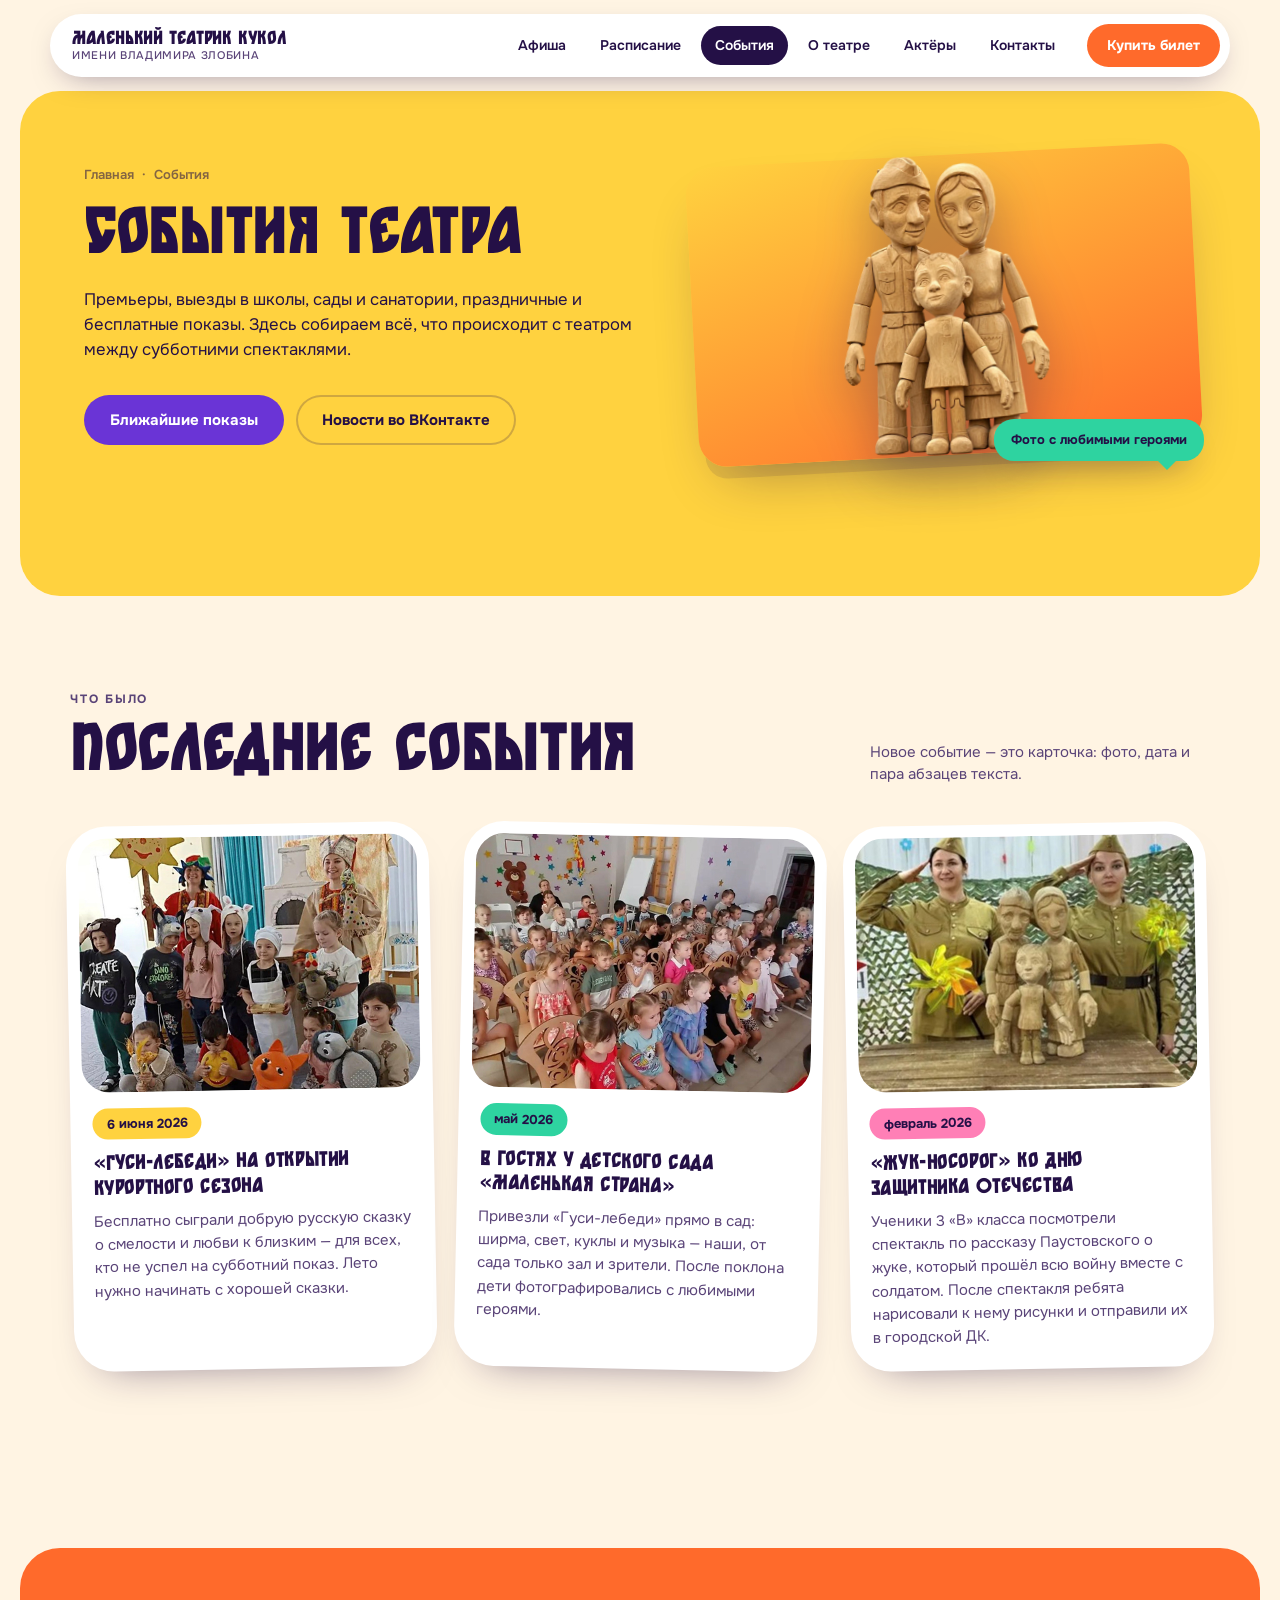
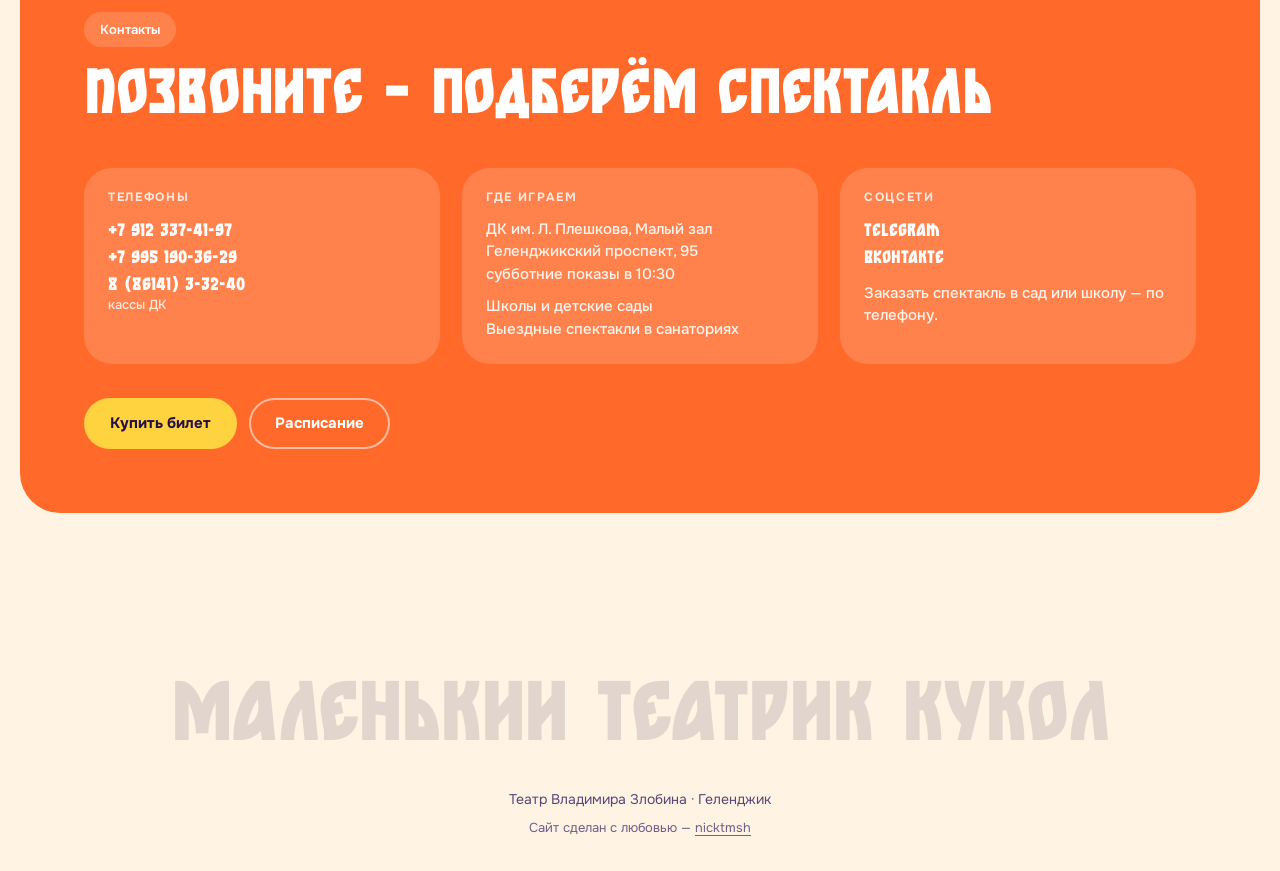
<file: sobytiya.html>
<!doctype html>
<html lang="ru">
<head>
<meta charset="utf-8">
<meta name="viewport" content="width=device-width,initial-scale=1,viewport-fit=cover">
<title>События — Маленький театрик кукол, Геленджик</title>
<meta name="description" content="События Маленького театрика кукол имени Владимира Злобина: премьеры, выезды в школы, сады и санатории, праздничные показы.">
<link rel="icon" href="assets/favicon.svg" type="image/svg+xml">
<link rel="icon" href="assets/favicon.ico" sizes="32x32">
<link rel="apple-touch-icon" href="assets/apple-touch-icon.png">
<link rel="manifest" href="assets/site.webmanifest">
<meta name="theme-color" content="#6A34D6">
<link rel="stylesheet" href="assets/css/onest.css">
<link rel="stylesheet" href="assets/css/site.css">
<link rel="stylesheet" href="assets/css/blocks.css">
</head>
<body>

<nav class="nav">
  <div class="nav-in">
    <a class="brand" href="index.html">Маленький театрик кукол<span>имени Владимира Злобина</span></a>
    <div class="nav-links">
      <a href="afisha.html">Афиша</a>
      <a href="raspisanie.html">Расписание</a>
      <a href="sobytiya.html">События</a>
      <a href="o-teatre.html">О театре</a>
      <a href="aktery.html">Актёры</a>
      <a href="#contacts">Контакты</a>
    </div>
    <a class="btn btn-orange btn-sm" href="https://gelendzhik.kassy.ru/events/detskie/" target="_blank" rel="noopener">Купить билет</a>
    <button class="burger" type="button" id="burger"
            aria-label="Меню" aria-expanded="false" aria-controls="navMenu">
      <span></span><span></span><span></span>
    </button>
  </div>
</nav>

<div class="nav-menu" id="navMenu" hidden>
  <nav class="nav-menu-links" aria-label="Разделы сайта">
      <a class="nav-menu-link c1" href="afisha.html">Афиша</a>
      <a class="nav-menu-link c2" href="raspisanie.html">Расписание</a>
      <a class="nav-menu-link c3" href="sobytiya.html">События</a>
      <a class="nav-menu-link c4" href="o-teatre.html">О театре</a>
      <a class="nav-menu-link c5" href="aktery.html">Актёры</a>
      <a class="nav-menu-link c6" href="#contacts">Контакты</a>
  </nav>
  <a class="nav-menu-phone" href="tel:+79123374197">+7 912 337-41-97</a>
  <img class="nav-menu-bird" src="assets/mascot/aybolit.webp" alt="" aria-hidden="true">
</div>

<header class="page-hero t-yellow">
  <div class="hero-grid">
    <div>
      <div class="crumbs"><a href="index.html">Главная</a> · <span>События</span></div>
      <h1>События театра</h1>
      <p>Премьеры, выезды в школы, сады и санатории, праздничные и бесплатные показы. Здесь собираем всё, что происходит с театром между субботними спектаклями.</p>
      <div class="hero-cta">
        <a class="btn btn-violet" href="raspisanie.html">Ближайшие показы</a>
        <a class="btn btn-line" href="https://vk.com/smallteatrik" target="_blank" rel="noopener">Новости во ВКонтакте</a>
      </div>
    </div>
    <div class="hero-art" style="min-height:300px">
      <div class="mascot hero-mascot hero-mascot-fit"><img src="assets/mascot/zhuk-nosorog.webp" alt="Кукла жука-носорога из спектакля «Жук-носорог»"></div>
      <div class="say say-mint say-br say-d">Фото с любимыми героями</div>
    </div>
  </div>
</header>

<section id="events">
  <div class="wrap">
    <div class="sec-head">
      <div>
        <span class="eyebrow">Что было</span>
        <h2>Последние события</h2>
      </div>
      <p class="sec-note">Новое событие — это карточка: фото, дата и пара абзацев текста.</p>
    </div>
    <!-- новое событие: скопируйте <article class="event"> целиком и вставьте первым в список -->
    <div class="events">
      <article class="event">
        <figure class="event-photo"><img src="assets/photo/kids-costumes.jpg" alt="Дети на сцене вместе с актрисами после спектакля" loading="lazy"></figure>
        <time datetime="2026-06-06">6 июня 2026</time>
        <h3>«Гуси-лебеди» на открытии курортного сезона</h3>
        <p>Бесплатно сыграли добрую русскую сказку о смелости и любви к близким — для всех, кто не успел на субботний показ. Лето нужно начинать с хорошей сказки.</p>
      </article>
      <article class="event">
        <figure class="event-photo"><img src="assets/photo/hall-kindergarten.jpg" alt="Зрители в зале детского сада перед спектаклем" loading="lazy"></figure>
        <time datetime="2026-05">май 2026</time>
        <h3>В гостях у детского сада «Маленькая страна»</h3>
        <p>Привезли «Гуси-лебеди» прямо в сад: ширма, свет, куклы и музыка — наши, от сада только зал и зрители. После поклона дети фотографировались с любимыми героями.</p>
      </article>
      <article class="event">
        <figure class="event-photo"><img src="assets/photo/soldiers.jpg" alt="Актрисы в военной форме с куклами из спектакля «Жук-носорог»" loading="lazy"></figure>
        <time datetime="2026-02">февраль 2026</time>
        <h3>«Жук-носорог» ко Дню защитника Отечества</h3>
        <p>Ученики 3 «В» класса посмотрели спектакль по рассказу Паустовского о жуке, который прошёл всю войну вместе с солдатом. После спектакля ребята нарисовали к нему рисунки и отправили их в городской ДК.</p>
      </article>
    </div>
  </div>
</section>

<section id="contacts">
  <div class="contacts">
    <span class="chip">Контакты</span>
    <h2 style="margin-top:18px">Позвоните — подберём спектакль</h2>
    <div class="c-grid">
      <div class="c-card">
        <h3>Телефоны</h3>
        <a href="tel:+79123374197">+7 912 337-41-97</a>
        <a href="tel:+79951903629">+7 995 190-36-29</a>
        <a href="tel:+78614133240">8 (86141) 3-32-40<small>кассы ДК</small></a>
      </div>
      <div class="c-card">
        <h3>Где играем</h3>
        <p class="plain">ДК им. Л. Плешкова, Малый зал<br>Геленджикский проспект, 95<br>субботние показы в 10:30</p>
        <p class="plain" style="margin-top:10px">Школы и детские сады<br>Выездные спектакли в санаториях</p>
      </div>
      <div class="c-card">
        <h3>Соцсети</h3>
        <a href="https://t.me/teatr77777" target="_blank" rel="noopener">Telegram</a>
        <a href="https://vk.com/smallteatrik" target="_blank" rel="noopener">ВКонтакте</a>
        <p class="plain" style="margin-top:10px">Заказать спектакль в сад или школу — по телефону.</p>
      </div>
    </div>
    <div class="c-cta">
      <a class="btn btn-yellow" href="https://gelendzhik.kassy.ru/events/detskie/" target="_blank" rel="noopener">Купить билет</a>
      <a class="btn btn-ghost" href="raspisanie.html">Расписание</a>
    </div>
  </div>
</section>

<div class="wordmark" aria-hidden="true"><div>маленький театрик кукол</div></div>

<footer>
  Театр Владимира Злобина · Геленджик
  <span class="credit">Сайт сделан с любовью — <a href="https://www.nicktmsh.com/" target="_blank" rel="noopener">nicktmsh</a></span>
</footer>

<script src="assets/js/menu.js" defer></script>
</body>
</html>
</file>
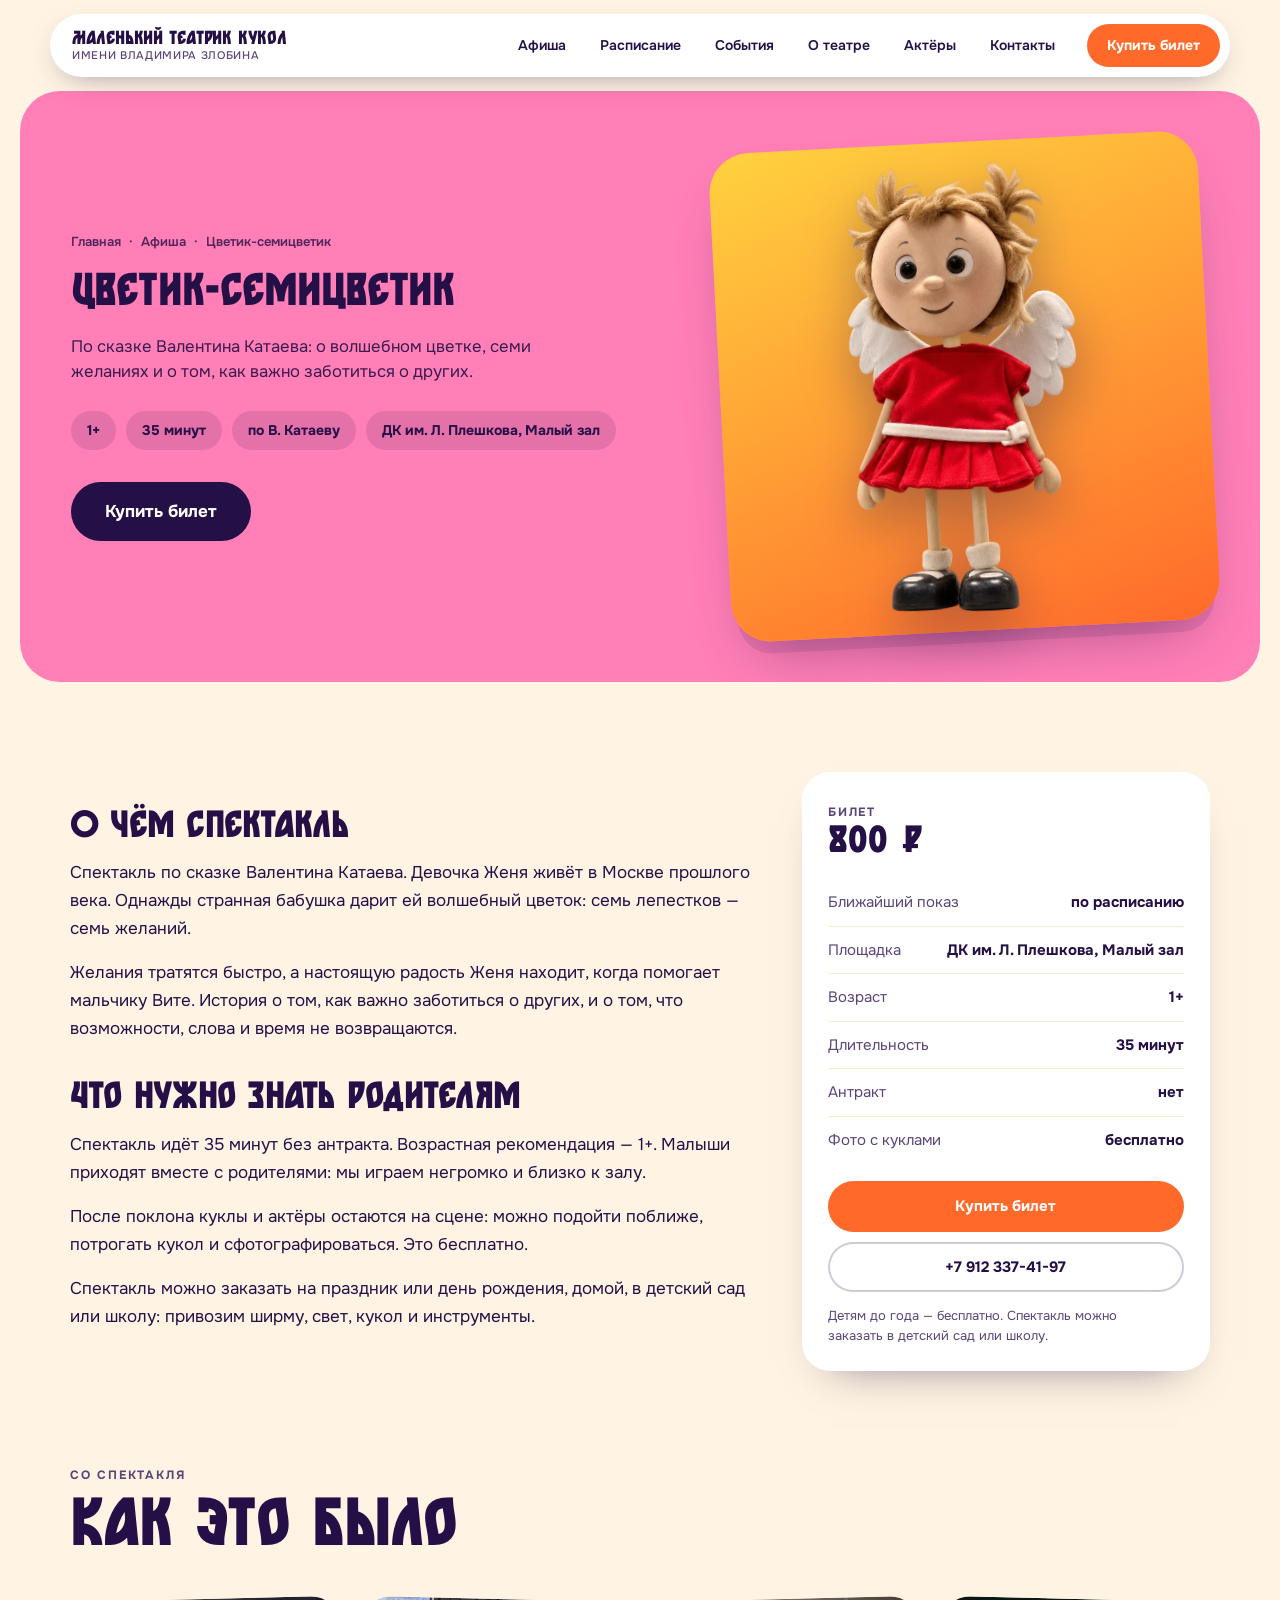
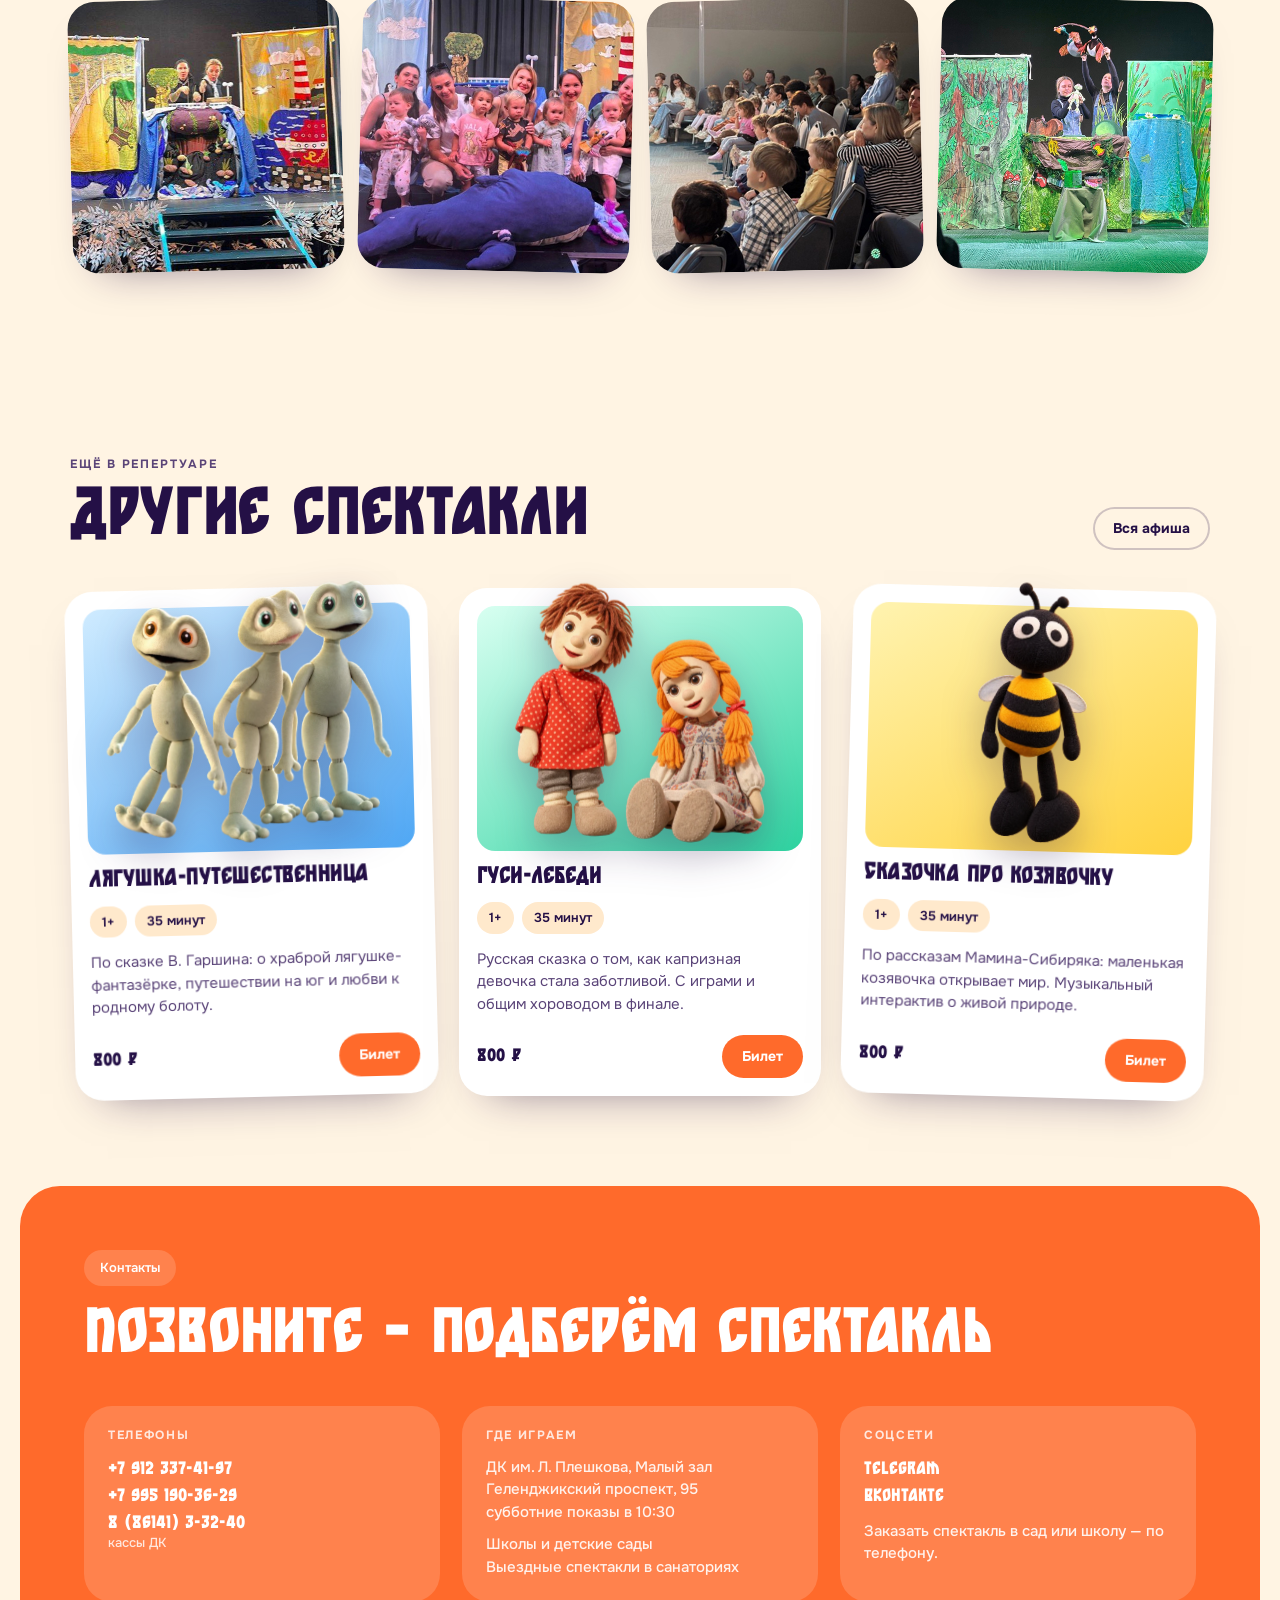
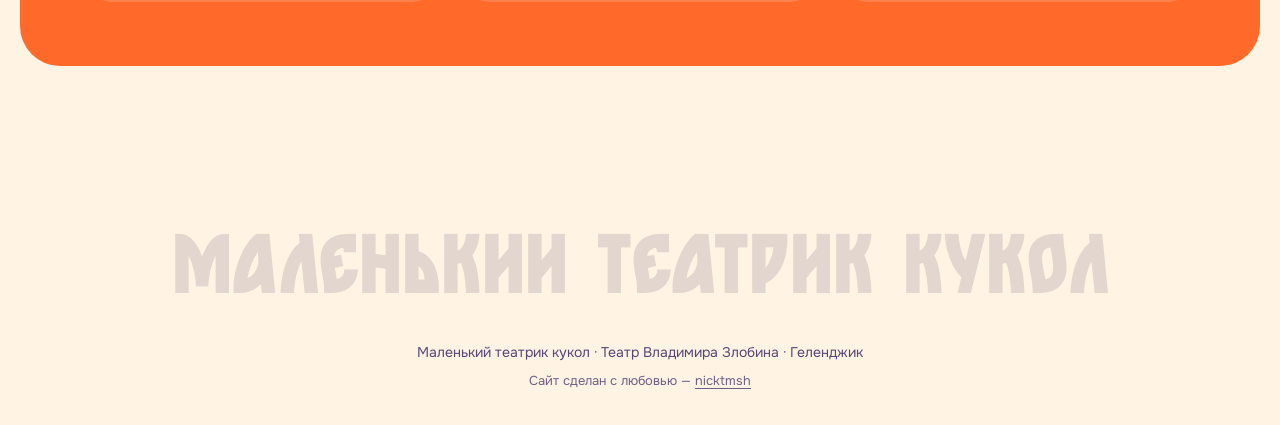
<file: spektakl.html>
<!doctype html>
<html lang="ru">
<head>
<meta charset="utf-8">
<meta name="viewport" content="width=device-width,initial-scale=1,viewport-fit=cover">
<title>Спектакль — Маленький театрик кукол</title>
<meta name="description" content="Страница спектакля Маленького театрика кукол: описание, возраст, длительность, площадка и билеты.">
<link rel="icon" href="assets/favicon.svg" type="image/svg+xml">
<link rel="icon" href="assets/favicon.ico" sizes="32x32">
<link rel="apple-touch-icon" href="assets/apple-touch-icon.png">
<link rel="manifest" href="assets/site.webmanifest">
<meta name="theme-color" content="#6A34D6">
<link rel="stylesheet" href="assets/css/onest.css">
<link rel="stylesheet" href="assets/css/site.css">
<link rel="stylesheet" href="assets/css/blocks.css">
</head>
<body>

<nav class="nav">
  <div class="nav-in">
    <a class="brand" href="index.html">Маленький театрик кукол<span>имени Владимира Злобина</span></a>
    <div class="nav-links">
      <a href="afisha.html">Афиша</a>
      <a href="raspisanie.html">Расписание</a>
      <a href="sobytiya.html">События</a>
      <a href="o-teatre.html">О театре</a>
      <a href="aktery.html">Актёры</a>
      <a href="o-teatre.html#contacts">Контакты</a>
    </div>
    <a class="btn btn-orange btn-sm" id="navTicket" href="https://gelendzhik.kassy.ru/events/detskie/" target="_blank" rel="noopener">Купить билет</a>
    <button class="burger" type="button" id="burger"
            aria-label="Меню" aria-expanded="false" aria-controls="navMenu">
      <span></span><span></span><span></span>
    </button>
  </div>
</nav>

<div class="nav-menu" id="navMenu" hidden>
  <nav class="nav-menu-links" aria-label="Разделы сайта">
      <a class="nav-menu-link c1" href="afisha.html">Афиша</a>
      <a class="nav-menu-link c2" href="raspisanie.html">Расписание</a>
      <a class="nav-menu-link c3" href="sobytiya.html">События</a>
      <a class="nav-menu-link c4" href="o-teatre.html">О театре</a>
      <a class="nav-menu-link c5" href="aktery.html">Актёры</a>
      <a class="nav-menu-link c6" href="o-teatre.html#contacts">Контакты</a>
  </nav>
  <a class="nav-menu-phone" href="tel:+79123374197">+7 912 337-41-97</a>
  <img class="nav-menu-bird" src="assets/mascot/aybolit.webp" alt="" aria-hidden="true">
</div>

<header class="show-hero" id="showHero">
  <div class="show-grid">
    <div>
      <div class="crumbs">
        <a href="index.html">Главная</a> · <a href="afisha.html">Афиша</a> · <span id="crumbTitle">Спектакль</span>
      </div>
      <h1 id="showTitle">Спектакль</h1>
      <p class="show-lead" id="showLead"></p>
      <div class="show-facts" id="showFacts"></div>
      <div class="hero-cta">
        <a class="btn btn-lg" id="heroTicketBtn" href="https://gelendzhik.kassy.ru/events/detskie/" target="_blank" rel="noopener">Купить билет</a>
      </div>
    </div>
    <div>
      <div class="mascot show-mascot" id="showMascot"><span class="mascot-tag">3D-маскот<br>спектакля</span></div>
    </div>
  </div>
</header>

<section>
  <div class="wrap">
    <div class="show-body">
      <div class="prose" id="showProse"></div>
      <aside class="side-card">
        <span class="eyebrow">Билет</span>
        <div class="price" id="sidePrice">— ₽</div>
        <div style="margin-top:18px">
          <div class="side-row"><span>Ближайший показ</span><b id="sideDate">по расписанию</b></div>
          <div class="side-row"><span>Площадка</span><b id="sideVenue"></b></div>
          <div class="side-row"><span>Возраст</span><b id="sideAge"></b></div>
          <div class="side-row"><span>Длительность</span><b id="sideDuration"></b></div>
          <div class="side-row"><span>Антракт</span><b>нет</b></div>
          <div class="side-row"><span>Фото с куклами</span><b>бесплатно</b></div>
        </div>
        <a class="btn btn-orange" id="sideTicketBtn" href="https://gelendzhik.kassy.ru/events/detskie/" target="_blank" rel="noopener">Купить билет</a>
        <a class="btn btn-line" href="tel:+79123374197" style="width:100%;justify-content:center;margin-top:10px">+7 912 337-41-97</a>
        <p class="sec-note" style="margin-top:14px;font-size:13px">Детям до года — бесплатно. Спектакль можно заказать в детский сад или школу.</p>
      </aside>
    </div>
  </div>
</section>

<section id="gallery" style="padding-top:0">
  <div class="wrap">
    <div class="sec-head">
      <div>
        <span class="eyebrow">Со спектакля</span>
        <h2>Как это было</h2>
      </div>
    </div>
    <div class="gallery" id="showGallery"></div>
  </div>
</section>

<section id="other">
  <div class="wrap">
    <div class="sec-head">
      <div>
        <span class="eyebrow">Ещё в репертуаре</span>
        <h2>Другие спектакли</h2>
      </div>
      <a class="btn btn-sm btn-line" href="index.html#afisha">Вся афиша</a>
    </div>
    <div class="other" id="otherShows"></div>
  </div>
</section>

<section id="contacts" style="padding-top:0">
  <div class="contacts">
    <span class="chip">Контакты</span>
    <h2 style="margin-top:18px">Позвоните — подберём спектакль</h2>
    <div class="c-grid">
      <div class="c-card">
        <h3>Телефоны</h3>
        <a href="tel:+79123374197">+7 912 337-41-97</a>
        <a href="tel:+79951903629">+7 995 190-36-29</a>
        <a href="tel:+78614133240">8 (86141) 3-32-40<small>кассы ДК</small></a>
      </div>
      <div class="c-card">
        <h3>Где играем</h3>
        <p class="plain">ДК им. Л. Плешкова, Малый зал<br>Геленджикский проспект, 95<br>субботние показы в 10:30</p>
        <p class="plain" style="margin-top:10px">Школы и детские сады<br>Выездные спектакли в санаториях</p>
      </div>
      <div class="c-card">
        <h3>Соцсети</h3>
        <a href="https://t.me/teatr77777" target="_blank" rel="noopener">Telegram</a>
        <a href="https://vk.com/smallteatrik" target="_blank" rel="noopener">ВКонтакте</a>
        <p class="plain" style="margin-top:10px">Заказать спектакль в сад или школу — по телефону.</p>
      </div>
    </div>
  </div>
</section>

<div class="wordmark" aria-hidden="true"><div>маленький театрик кукол</div></div>

<footer>
  Маленький театрик кукол · Театр Владимира Злобина · Геленджик
  <span class="credit">Сайт сделан с любовью — <a href="https://www.nicktmsh.com/" target="_blank" rel="noopener">nicktmsh</a></span>
</footer>

<script src="assets/js/store.js"></script>
<script src="assets/js/lift.js" defer></script>
<script>
(function(){
  'use strict';
  var esc = TEATR.escapeHtml;

  var params = new URLSearchParams(location.search);
  var id = params.get('id');
  var show = (id && TEATR.get(id)) || TEATR.next() || TEATR.published()[0];

  if (!show) {
    document.getElementById('showTitle').textContent = 'Спектакль не найден';
    document.getElementById('showLead').textContent = 'Вернитесь к афише — возможно, спектакль снят с показа.';
    return;
  }

  var ticket = show.ticketUrl || TEATR.TICKET_URL;
  var when = show.date ? TEATR.formatDate(show.date) : 'по расписанию';

  document.title = show.title + ' — Маленький театрик кукол';
  document.getElementById('showHero').classList.add('tone-' + (show.tone || 'violet'));
  document.getElementById('crumbTitle').textContent = show.title;
  document.getElementById('showTitle').textContent = show.title;
  document.getElementById('showLead').textContent = show.short || '';

  document.getElementById('showFacts').innerHTML = [
    show.age, show.duration + ' минут', show.tagline, show.venue
  ].filter(Boolean).map(function(f){ return '<span class="fact">' + esc(f) + '</span>'; }).join('');

  document.getElementById('showMascot').innerHTML = show.mascot
    ? '<img src="' + esc(show.mascot) + '" alt="Маскот спектакля «' + esc(show.title) + '»">'
    : '<span class="mascot-tag">3D-маскот<br>«' + esc(show.title) + '»</span>';

  var paras = Array.isArray(show.description) ? show.description : String(show.description || '').split('\n\n');
  document.getElementById('showProse').innerHTML =
    '<h2>О чём спектакль</h2>' +
    paras.filter(Boolean).map(function(p){ return '<p>' + esc(p) + '</p>'; }).join('') +
    '<h2>Что нужно знать родителям</h2>' +
    '<p>Спектакль идёт ' + esc(show.duration) + ' минут без антракта. Возрастная рекомендация — ' + esc(show.age) +
    '. Малыши приходят вместе с родителями: мы играем негромко и близко к залу.</p>' +
    '<p>После поклона куклы и актёры остаются на сцене: можно подойти поближе, потрогать кукол и сфотографироваться. Это бесплатно.</p>' +
    '<p>Спектакль можно заказать на праздник или день рождения, домой, в детский сад или школу: привозим ширму, свет, кукол и инструменты.</p>';

  document.getElementById('sidePrice').textContent = show.price + ' ₽';
  document.getElementById('sideDate').textContent = when;
  document.getElementById('sideVenue').textContent = show.venue || '—';
  document.getElementById('sideAge').textContent = show.age || '—';
  document.getElementById('sideDuration').textContent = show.duration + ' минут';

  ['navTicket','heroTicketBtn','sideTicketBtn'].forEach(function(elId){
    document.getElementById(elId).href = ticket;
  });

  var photos = (show.photos || []).filter(Boolean);
  var gal = document.getElementById('showGallery');
  if (photos.length) {
    gal.innerHTML = photos.map(function(p){
      return '<figure><img src="' + esc(p) + '" alt="Фотография со спектакля «' + esc(show.title) + '»" loading="lazy"></figure>';
    }).join('');
  } else {
    document.getElementById('gallery').hidden = true;
  }

  var others = TEATR.published().filter(function(s){ return s.id !== show.id; }).slice(0, 3);
  document.getElementById('otherShows').innerHTML = others.map(function(s){
    var art = s.mascot
      ? '<img src="' + esc(s.mascot) + '" alt="Маскот спектакля «' + esc(s.title) + '»">'
      : '<span class="mascot-tag">3D-маскот<br>«' + esc(s.title) + '»</span>';
    return '' +
      '<article class="card">' +
        '<a class="card-art ' + esc(s.art || 'a1') + '" href="spektakl.html?id=' + encodeURIComponent(s.id) + '">' + art + '</a>' +
        '<h3><a href="spektakl.html?id=' + encodeURIComponent(s.id) + '">' + esc(s.title) + '</a></h3>' +
        '<div class="meta"><span class="tag">' + esc(s.age) + '</span><span class="tag">' + esc(s.duration) + ' минут</span></div>' +
        '<p>' + esc(s.short) + '</p>' +
        '<div class="card-foot"><b>' + esc(s.price) + ' ₽</b>' +
        '<a class="btn btn-line btn-sm card-more" href="spektakl.html?id=' + encodeURIComponent(s.id) + '">Подробнее</a>' +
          '<a class="btn btn-orange btn-sm" href="' + esc(s.ticketUrl || TEATR.TICKET_URL) + '" target="_blank" rel="noopener">Билет</a></div>' +
      '</article>';
  }).join('');
})();
</script>
<script src="assets/js/menu.js" defer></script>
</body>
</html>
</file>
<file: assets/css/onest.css>
/* Onest (variable, 400–700), self-hosted instead of Google Fonts */
@font-face {
  font-family: 'Onest';
  font-style: normal;
  font-weight: 400 700;
  font-display: swap;
  src: url(../fonts/Onest-cyrillic-ext.woff2) format('woff2');
  unicode-range: U+0460-052F, U+1C80-1C8A, U+20B4, U+2DE0-2DFF, U+A640-A69F, U+FE2E-FE2F;
}
@font-face {
  font-family: 'Onest';
  font-style: normal;
  font-weight: 400 700;
  font-display: swap;
  src: url(../fonts/Onest-cyrillic.woff2) format('woff2');
  unicode-range: U+0301, U+0400-045F, U+0490-0491, U+04B0-04B1, U+2116;
}
@font-face {
  font-family: 'Onest';
  font-style: normal;
  font-weight: 400 700;
  font-display: swap;
  src: url(../fonts/Onest-latin-ext.woff2) format('woff2');
  unicode-range: U+0100-02BA, U+02BD-02C5, U+02C7-02CC, U+02CE-02D7, U+02DD-02FF, U+0304, U+0308, U+0329, U+1D00-1DBF, U+1E00-1E9F, U+1EF2-1EFF, U+2020, U+20A0-20AB, U+20AD-20C0, U+2113, U+2C60-2C7F, U+A720-A7FF;
}
@font-face {
  font-family: 'Onest';
  font-style: normal;
  font-weight: 400 700;
  font-display: swap;
  src: url(../fonts/Onest-latin.woff2) format('woff2');
  unicode-range: U+0000-00FF, U+0131, U+0152-0153, U+02BB-02BC, U+02C6, U+02DA, U+02DC, U+0304, U+0308, U+0329, U+2000-206F, U+20AC, U+2122, U+2191, U+2193, U+2212, U+2215, U+FEFF, U+FFFD;
}
</file>
<file: assets/css/site.css>
/* ───────────────────────────────────────────────
   Маленький театрик кукол — базовые стили
   Концепция: закруглённые карточки, дисплейный шрифт,
   3D-маскоты, яркая палитра.
   ─────────────────────────────────────────────── */

/* ── дисплейный шрифт ── */
@font-face{
  font-family:"ST Izhora";
  src:url("../fonts/ST-Izhora-free.woff2") format("woff2"),
      url("../fonts/ST-Izhora-free.otf") format("opentype");
  font-weight:400;font-style:normal;font-display:swap;
}

:root{
  --violet:#6A34D6;
  --violet-d:#3F1A8C;
  --violet-l:#8B5CF0;
  --orange:#FF6A2B;
  --yellow:#FFD23F;
  --mint:#2ED3A0;
  --pink:#FF7FB6;
  --sky:#4FA8F5;
  --blue:#2D73DB;
  --blue-l:#5FA4F7;
  --cream:#FFF4E3;
  --cream-2:#FFE9CC;
  --ink:#241046;
  --ink-2:#5A4478;
  --white:#FFFFFF;

  --disp:"ST Izhora","Trebuchet MS",system-ui,sans-serif;
  --sans:"Onest","Segoe UI",system-ui,sans-serif;

  --r-l:40px; --r-m:28px; --r-s:18px;
  /* докуда растягиваются широкие плашки на больших экранах */
  --bleed-max:1440px;
  --shadow:0 18px 0 -6px rgba(36,16,70,.10), 0 30px 60px -28px rgba(36,16,70,.45);
  --shadow-card:0 22px 44px -30px rgba(36,16,70,.6);
}

*{box-sizing:border-box}
html{font-synthesis-weight:none}
html{scroll-behavior:smooth}
body{
  margin:0;background:var(--cream);color:var(--ink);
  font-family:var(--sans);font-size:17px;line-height:1.5;
  -webkit-font-smoothing:antialiased;overflow-x:hidden;
}
h1,h2,h3{margin:0;font-family:var(--disp);font-weight:800;line-height:.98;letter-spacing:-.02em;text-wrap:balance}
p{margin:0}
a{color:inherit;text-decoration:none}
img{max-width:100%;display:block}
:focus-visible{outline:3px solid var(--ink);outline-offset:3px;border-radius:8px}

.wrap{width:min(1180px,100%);margin-inline:auto;padding-inline:20px}
section{padding-block:clamp(56px,7vw,110px)}
.eyebrow{font-family:var(--sans);font-weight:700;font-size:12px;letter-spacing:.16em;text-transform:uppercase;color:var(--ink-2)}
.sec-head{display:flex;align-items:flex-end;justify-content:space-between;gap:24px;flex-wrap:wrap;margin-bottom:38px}
.sec-head h2{font-size:clamp(34px,5.4vw,68px);margin-top:8px}
.sec-note{max-width:34ch;color:var(--ink-2);font-size:15px}

/* ── кнопки ── */
.btn{
  display:inline-flex;align-items:center;gap:8px;border:0;cursor:pointer;
  font-family:var(--sans);font-weight:700;font-size:15px;padding:14px 26px;border-radius:999px;
  background:var(--ink);color:var(--white);transition:transform .16s,box-shadow .16s,filter .16s;
  text-align:center;
}
.btn:hover{transform:translateY(-2px);box-shadow:0 12px 24px -12px rgba(36,16,70,.8)}
.btn-orange{background:var(--orange);color:var(--white)}
.btn-yellow{background:var(--yellow);color:var(--ink)}
.btn-violet{background:var(--violet);color:var(--white)}
.btn-white{background:var(--white);color:var(--ink)}
.btn-sm{padding:11px 20px;font-size:14px}
.btn-lg{padding:17px 34px;font-size:17px}
.btn-ghost{background:transparent;color:var(--white);box-shadow:inset 0 0 0 2px rgba(255,255,255,.55)}
.btn-ghost:hover{background:rgba(255,255,255,.14)}
.btn-line{background:transparent;color:var(--ink);box-shadow:inset 0 0 0 2px rgba(36,16,70,.22)}
.btn-line:hover{background:rgba(36,16,70,.06)}

/* ── шапка ── */
.nav{position:sticky;top:env(safe-area-inset-top,0px);z-index:60;padding-block:14px;padding-inline:20px}
.nav-in{
  display:flex;align-items:center;gap:18px;background:var(--white);border-radius:999px;
  padding:10px 10px 10px 22px;box-shadow:0 10px 30px -14px rgba(36,16,70,.5);
  width:min(1180px,100%);margin-inline:auto;
}
.brand{font-family:var(--disp);font-weight:900;font-size:19px;letter-spacing:-.02em;line-height:1.05;white-space:nowrap}
.brand span{display:block;font-family:var(--sans);font-weight:500;font-size:11px;color:var(--ink-2);letter-spacing:.06em;text-transform:uppercase}
.nav-links{display:flex;gap:6px;margin-left:auto;flex-wrap:wrap}
.nav-links a{padding:9px 14px;border-radius:999px;font-weight:600;font-size:14px;transition:background .18s}
.nav-links a:hover{background:var(--cream-2)}
.nav-links a[aria-current="page"]{background:var(--ink);color:var(--white)}
.nav-links a[aria-current="page"]:hover{background:var(--ink)}

/* ── герой ── */
.hero{
  background:var(--blue);color:var(--white);border-radius:var(--r-l);
  /* растём вместе с окном, но не шире --bleed-max, дальше — по центру */
  width:min(var(--bleed-max),calc(100% - 40px));margin-inline:auto;
  padding:clamp(34px,5vw,64px);
  position:relative;overflow:hidden;
}
.hero::after{
  content:"";position:absolute;right:-120px;top:-140px;width:420px;height:420px;border-radius:50%;
  background:radial-gradient(circle at 30% 30%,var(--blue-l),transparent 70%);pointer-events:none;
}
.hero-grid{position:relative;z-index:2;display:grid;grid-template-columns:minmax(0,1.05fr) minmax(0,.95fr);gap:clamp(28px,4vw,56px);align-items:center}
.chip{display:inline-flex;align-items:center;gap:8px;background:rgba(255,255,255,.16);border-radius:999px;padding:8px 16px;font-size:13px;font-weight:600}
.hero h1{font-size:clamp(38px,5.6vw,82px);font-weight:900;margin-block:20px 0;overflow-wrap:break-word}
.hero h1 em{font-style:normal;color:var(--yellow)}
/* справа оставлено место под печать */
.hero-sub{margin-top:22px;font-size:clamp(17px,1.4vw,20px);max-width:min(44ch,calc(100% - 180px));color:rgba(255,255,255,.88)}
.hero-cta{display:flex;gap:12px;flex-wrap:wrap;margin-top:32px}
.hero .hero-cta>.btn{padding-block:11px}
/* печать поднята к подзаголовку: внизу проходит лента */
.hero .hero-cta .seal{margin-top:clamp(-150px,-11vw,-80px);align-self:flex-start}
.hero-art{position:relative;min-height:380px}

/* ── слот под 3D-маскота ── */
.mascot{
  background:linear-gradient(160deg,var(--yellow),var(--orange));border-radius:var(--r-m);
  display:grid;place-items:center;text-align:center;color:var(--ink);
}
.mascot{position:relative}
.mascot img{
  /* высота слота задаётся пропорцией, поэтому кукла позиционируется абсолютно */
  position:absolute;inset:0;margin:auto;
  width:auto;height:auto;max-width:88%;max-height:92%;object-fit:contain;
  filter:drop-shadow(0 22px 26px rgba(36,16,70,.34));
  transition:transform .45s cubic-bezier(.2,.9,.3,1.2),filter .45s ease;
  transform-origin:50% 72%;will-change:transform;
}
.mascot:hover img{transform:scale(1.16) rotate(-5deg);filter:drop-shadow(0 34px 34px rgba(36,16,70,.42))}
.mascot-tag{
  font-family:var(--sans);font-weight:700;font-size:12px;letter-spacing:.1em;text-transform:uppercase;
  border:2px dashed rgba(36,16,70,.4);border-radius:14px;padding:12px 16px;max-width:86%;
  background:rgba(255,255,255,.35);line-height:1.4;
}
.hero-mascot{position:absolute;inset:0;transform:rotate(-3deg);box-shadow:var(--shadow)}
/* волк в шапке крупнее плашки и выходит за её края */
.hero-mascot img{max-width:138%;max-height:156%}
/* широкие куклы (кит, журавли) не должны вылезать за кромку шапки */
.hero-mascot-fit img{max-width:106%;max-height:100%}

/* ── карусель кукол в шапке: два слоя, между ними перетекаем ── */
.mascot-rotator img{
  /* один размер на всех, чтобы куклы не прыгали в росте при смене;
     на экранах уже ~1200 кукла считается от ширины окна, иначе
     край куклы срезает кромка шапки */
  /* шапка перестаёт расти на 1440 — вместе с ней упирается и кукла,
     иначе поворот плашки выносит её край за кромку */
  max-width:min(114%,656px);max-height:min(146%,43vw);
  opacity:0;transform:scale(.92) translateY(16px) rotate(-2deg);
  transition:opacity .55s ease,transform .75s cubic-bezier(.2,.9,.3,1.2),filter .45s ease;
}
.mascot-rotator img.is-on{opacity:1;transform:none}
/* в одну колонку плашка ниже — иначе кукле срезает макушку */
@media(max-width:980px){.hero-mascot.mascot-rotator img{max-height:134%}}
/* кит и журавли шире, чем высокие — им свой предел */
.mascot-rotator img.is-wide{max-width:min(112%,644px);max-height:104%}
/* в одну колонку плашка шире, и киту нужен предел построже */
@media(max-width:980px){.mascot-rotator img.is-wide{max-width:102%;max-height:104%}}
.mascot-rotator:hover img.is-on{transform:scale(1.1) rotate(-4deg);filter:drop-shadow(0 34px 34px rgba(36,16,70,.42))}
.mascot-name{
  position:absolute;left:16px;bottom:14px;z-index:4;
  /* длинные названия («Солдатская сказка…») переносим, а не обрезаем */
  max-width:min(calc(100% - 32px),250px);
  background:rgba(255,255,255,.94);color:var(--ink);border-radius:16px;
  padding:7px 15px;font-size:12px;font-weight:700;line-height:1.3;
  display:-webkit-box;-webkit-line-clamp:2;-webkit-box-orient:vertical;overflow:hidden;
  box-shadow:0 12px 24px -16px rgba(36,16,70,.9);
  opacity:0;transition:opacity .45s ease;
}
.mascot-name.is-on{opacity:1}
@media(prefers-reduced-motion:reduce){
  .mascot-rotator img{transition:opacity .2s linear;transform:none}
}

.ticket{
  position:absolute;right:-6px;bottom:-18px;width:min(260px,74%);background:var(--white);color:var(--ink);
  border-radius:var(--r-s);padding:18px 20px;transform:rotate(4deg);box-shadow:var(--shadow);z-index:3;
}
.ticket b{display:block;font-family:var(--disp);font-weight:800;font-size:20px;margin-block:4px 6px;line-height:1.1}
.ticket small{color:var(--ink-2);font-size:13px;display:block}
.ticket .price{
  margin-top:12px;display:inline-block;background:var(--mint);color:var(--ink);border-radius:999px;
  padding:8px 18px;font-weight:700;font-size:14px;transition:transform .16s,box-shadow .16s;
}
.ticket a.price:hover{transform:translateY(-2px);box-shadow:0 12px 22px -12px rgba(36,16,70,.8)}

/* ── жёлтая лента ──
   Лента заходит на соседние блоки: отрицательные отступы плюс свой слой.
   Форму рисует assets/js/ribbon.js заливкой с переменной шириной,
   .ribbon-fallback — простая обводка на случай, если скрипт не отработал. */
.ribbon{
  position:relative;z-index:5;overflow:hidden;display:flex;justify-content:center;
  margin-top:clamp(-280px,-17vw,-110px);margin-bottom:clamp(-140px,-7vw,-46px);
  pointer-events:none;
}
/* главная: лента плотнее садится на героя и подтягивает афишу вверх */
.ribbon-home{margin-top:clamp(-340px,-21vw,-130px)}
.ribbon-home + #afisha{padding-top:clamp(44px,5vw,80px)}
.ribbon-mid{margin-top:clamp(-250px,-15vw,-96px);margin-bottom:clamp(-110px,-6vw,-34px)}
/* лента с названиями: сверху почти не заходит, снизу ложится на блок */
.ribbon-titles{margin-top:clamp(-150px,-8vw,-44px);margin-bottom:clamp(-230px,-13vw,-90px)}
/* лента вместо бегущей строки в середине страницы: заходит поровну на оба блока */
.ribbon-strip{margin-top:clamp(-190px,-11vw,-62px);margin-bottom:clamp(-80px,-4.5vw,-26px)}
.ribbon svg{
  display:block;width:100%;height:auto;min-width:900px;
  animation:ribbonfloat 11s ease-in-out infinite alternate;
}
.ribbon-mid svg{animation-duration:13s;animation-delay:-4s}
.ribbon-titles svg{animation-duration:9.5s;animation-delay:-2s}
@keyframes ribbonfloat{
  from{transform:translateY(-5px) rotate(-.25deg)}
  to{transform:translateY(5px) rotate(.25deg)}
}
.ribbon-scroll{overflow-x:hidden}

/* тело ленты */
.ribbon .band-fill{fill:var(--yellow)}
.ribbon .band-under{fill:var(--ink);opacity:.13;transform:translate(0,5px)}

/* запасной вариант без скрипта */
.ribbon .band{fill:none;stroke:var(--yellow);stroke-width:38;stroke-linecap:round}
.ribbon .band-edge{fill:none;stroke:var(--ink);stroke-width:44;stroke-linecap:round;opacity:.12}

.ribbon text{
  font-family:var(--disp);font-weight:700;font-size:20px;fill:var(--ink);letter-spacing:.01em;
  dominant-baseline:central;alignment-baseline:central; /* строго по центру линии */
}

/* ── карточки афиши ── */
.cards{display:grid;grid-template-columns:repeat(3,1fr);gap:26px}
.card{
  background:var(--white);border-radius:var(--r-m);padding:18px;display:flex;flex-direction:column;gap:14px;
  box-shadow:var(--shadow-card);transition:transform .22s ease,box-shadow .22s ease;color:inherit;
}
/* .card{display:flex} перебивает браузерное [hidden]{display:none} — фильтры афиши иначе не скрывают карточки */
.card[hidden]{display:none}
.card:nth-child(3n+1){transform:rotate(-1.4deg)}
.card:nth-child(3n){transform:rotate(1.6deg)}
.card:hover{transform:rotate(0deg) translateY(-6px);box-shadow:0 34px 60px -30px rgba(36,16,70,.7)}
/* кукле разрешено вылезать за пределы плашки и карточки */
.card{position:relative;z-index:1}
.card:hover{z-index:4}
.card-art{aspect-ratio:4/3;max-width:100%;border-radius:var(--r-s);display:grid;place-items:center;padding:14px;position:relative}
.card-art>img{
  /* высота плашки задана через aspect-ratio, поэтому проценты берём от абсолютного бокса */
  position:absolute;inset:14px;margin:auto;
  width:auto;height:auto;max-width:100%;max-height:100%;object-fit:contain;
  filter:drop-shadow(0 16px 18px rgba(36,16,70,.3));
  transition:transform .4s cubic-bezier(.2,.9,.3,1.25),filter .4s ease;
  transform-origin:50% 88%;will-change:transform;
  transform:scale(1.06) translateY(-4%);
}
.card:hover .card-art>img{
  transform:scale(1.34) rotate(-7deg) translateY(-12%);
  filter:drop-shadow(0 34px 30px rgba(36,16,70,.4));
}
.card:nth-child(even):hover .card-art>img{transform:scale(1.34) rotate(7deg) translateY(-12%)}

/* На телефоне ховера нет: куклу поднимает прокрутка.
   --lift (0…1) ставит assets/js/lift.js, наклон чередуем по чётности. */
@media(hover:none){
  .card{--tilt:-1}
  .card:nth-child(even){--tilt:1}
  .card.is-lifted{z-index:4}
  /* тот же вид и когда тач оставил «залипший» ховер */
  .card-art>img,
  .card:hover .card-art>img,
  .card:nth-child(even):hover .card-art>img{
    transition:none;
    transform:
      scale(calc(1.06 + .28 * var(--lift,0)))
      rotate(calc(var(--tilt,-1) * 7deg * var(--lift,0)))
      translateY(calc(-4% - 8% * var(--lift,0)));
    /* тень не анимируем: пересчёт размытия в каждом кадре
       заметно дёргает картинку на телефоне */
    filter:drop-shadow(0 18px 20px rgba(36,16,70,.32));
  }
}
.card-date{z-index:2}
.card-date{
  position:absolute;left:12px;top:12px;background:var(--white);color:var(--ink);border-radius:999px;
  padding:6px 13px;font-size:12px;font-weight:700;box-shadow:0 8px 18px -10px rgba(36,16,70,.7);
}
.card h3{font-size:24px;font-weight:800}
.meta{display:flex;gap:8px;flex-wrap:wrap}
.tag{background:var(--cream-2);border-radius:999px;padding:6px 12px;font-size:13px;font-weight:600;color:var(--ink)}
.card p{font-size:15px;color:var(--ink-2)}
.card-foot{margin-top:auto;display:flex;align-items:center;justify-content:space-between;gap:12px;padding-top:6px}
.card-more{display:none} /* на широком экране карточка и так кликается целиком */
.card-foot b{font-family:var(--disp);font-size:18px;font-weight:800}

.a1{background:linear-gradient(150deg,#FFD6E7,#FF7FB6)}
.a2{background:linear-gradient(150deg,#D8FFF1,#2ED3A0)}
.a3{background:linear-gradient(150deg,#FFE6B8,#FF6A2B)}
.a4{background:linear-gradient(150deg,#DED4FF,#8B5CF0)}
.a5{background:linear-gradient(150deg,#FFF3B0,#FFD23F)}
.a6{background:linear-gradient(150deg,#CFEBFF,#4FA8F5)}

/* ── о театре ── */
.about{background:var(--ink);color:var(--white);border-radius:var(--r-l);
  width:min(var(--bleed-max),calc(100% - 40px));margin-inline:auto;
  padding:clamp(34px,5vw,72px)}
.about-grid{display:grid;grid-template-columns:minmax(0,1fr) minmax(0,1fr);gap:clamp(30px,4vw,64px);align-items:center}
.about h2{font-size:clamp(32px,4.6vw,58px)}
.about p{margin-top:20px;color:rgba(255,255,255,.82);max-width:52ch}
.nums{display:grid;grid-template-columns:repeat(2,1fr);gap:16px;margin-top:34px}
.num{border-radius:var(--r-s);padding:20px;background:rgba(255,255,255,.08)}
.num b{display:block;font-family:var(--disp);font-weight:900;font-size:40px;line-height:1;color:var(--yellow)}
.num span{font-size:14px;color:rgba(255,255,255,.75)}
.collage{display:grid;grid-template-columns:1fr 1fr;gap:16px;position:relative}
/* самовар выходит из стыка фотографий; правило перебивает .collage img */
.collage .about-mascot{
  position:absolute;left:50%;top:50%;width:46%;height:auto;translate:-50% -50%;
  aspect-ratio:auto;object-fit:contain;
  z-index:3;rotate:-4deg;filter:drop-shadow(0 26px 30px rgba(10,4,26,.55));
  transition:rotate .5s ease,scale .5s ease;
}
.collage:hover .about-mascot{rotate:2deg;scale:1.06}
.collage figure{margin:0;border-radius:var(--r-s);overflow:hidden;box-shadow:0 24px 40px -26px #000}
.collage img{width:100%;aspect-ratio:1/1;object-fit:cover}
.collage figure:nth-child(1){transform:rotate(-2.5deg)}
.collage figure:nth-child(2){transform:rotate(2deg);margin-top:26px}
.collage figure:nth-child(3){transform:rotate(1.6deg)}
.collage figure:nth-child(4){transform:rotate(-1.8deg);margin-top:18px}

/* ── блок «как проходит спектакль»: коллаж карточек ── */
.mosaic{display:grid;grid-template-columns:repeat(12,1fr);gap:20px;margin-top:44px}
.mos{border-radius:var(--r-m);overflow:hidden;box-shadow:var(--shadow-card);position:relative}
.mos img{width:100%;height:100%;object-fit:cover}
.mos-text{padding:24px;color:var(--white);display:flex;flex-direction:column;gap:10px}
.mos-text h3{font-size:20px;line-height:1.15}
.mos-text ul{margin:0;padding-left:18px;font-size:14px;line-height:1.5;opacity:.92}
.mos-text li+li{margin-top:6px}
.m-violet{background:var(--violet)}
.m-orange{background:var(--orange)}
.m-mint{background:var(--mint);color:var(--ink)}
.m-mint.mos-text{color:var(--ink)}
.m1{grid-column:span 5;grid-row:span 2;transform:rotate(-2deg);min-height:260px}
.m2{grid-column:span 4;transform:rotate(1.6deg)}
.m3{grid-column:span 3;transform:rotate(-1.4deg);min-height:200px}
.m4{grid-column:span 3;transform:rotate(2.2deg);min-height:190px}
.m5{grid-column:span 4;transform:rotate(-1.8deg);min-height:190px}
.bubble{
  position:absolute;background:var(--white);color:var(--ink);border-radius:999px;padding:10px 18px;
  font-size:13px;font-weight:700;box-shadow:0 14px 26px -14px rgba(36,16,70,.8);z-index:4;white-space:nowrap;
}
.b1{left:16px;bottom:16px;transform:rotate(-2deg)}
.b2{right:14px;top:14px;transform:rotate(2deg)}

/* ── актёры ── */
/* кадр со спектакля над карточками: по наведению подъезжает и открывает подпись */
.troupe-photo{
  display:block;position:relative;border-radius:var(--r-m);overflow:hidden;margin-bottom:26px;
  box-shadow:var(--shadow-card);transform:rotate(-.8deg);transition:transform .3s ease,box-shadow .3s ease;
}
.troupe-photo img{
  display:block;width:100%;aspect-ratio:3/1.35;object-fit:cover;object-position:50% 42%;
  transition:transform .6s cubic-bezier(.2,.9,.3,1);
}
/* затемнение под подписью, чтобы буквы читались поверх сцены */
.troupe-photo::after{
  content:'';position:absolute;inset:auto 0 0 0;height:52%;pointer-events:none;
  background:linear-gradient(to top,rgba(10,4,26,.72),rgba(10,4,26,0));
  opacity:0;transition:opacity .3s ease;
}
.troupe-photo:hover::after,.troupe-photo:focus-visible::after{opacity:1}
.troupe-photo-cap{
  position:absolute;z-index:2;left:18px;bottom:18px;right:18px;color:var(--white);
  font-family:var(--disp);font-weight:800;font-size:clamp(15px,1.9vw,22px);line-height:1.2;
  text-shadow:0 6px 22px rgba(10,4,26,.85);
  opacity:0;translate:0 12px;transition:opacity .3s ease,translate .3s ease;
}
.troupe-photo:hover,.troupe-photo:focus-visible{transform:rotate(0deg) translateY(-6px);box-shadow:var(--shadow)}
.troupe-photo:hover img,.troupe-photo:focus-visible img{transform:scale(1.06)}
.troupe-photo:hover .troupe-photo-cap,.troupe-photo:focus-visible .troupe-photo-cap{opacity:1;translate:0 0}
.troupe{display:grid;grid-template-columns:repeat(4,1fr);gap:22px}
.actor{background:var(--white);border-radius:var(--r-m);padding:14px;box-shadow:var(--shadow-card);transition:transform .22s}
.actor:nth-child(odd){transform:rotate(-1.6deg)}
.actor:nth-child(even){transform:rotate(1.8deg)}
.actor:hover{transform:rotate(0deg) translateY(-6px)}
.actor .ph-p{
  aspect-ratio:3/4;max-width:100%;border-radius:var(--r-s);display:grid;place-items:center;text-align:center;padding:10px;
  border:2px dashed rgba(36,16,70,.28);font-size:11px;font-weight:700;letter-spacing:.08em;
  text-transform:uppercase;color:var(--ink-2);line-height:1.5;overflow:hidden;
}
.actor .ph-p img{width:100%;height:100%;object-fit:cover;border-radius:inherit}
.p1{background:#FFE3EF}.p2{background:#DFF7EE}.p3{background:#FFEFD4}.p4{background:#E6DEFF}
.actor b{display:block;font-family:var(--disp);font-size:16px;font-weight:800;margin-top:12px;line-height:1.2}
.actor small{color:var(--ink-2);font-size:13px}
.actor .role{display:inline-block;margin-top:8px;background:var(--cream-2);border-radius:999px;padding:4px 11px;font-size:12px;font-weight:700}

/* ── контакты ── */
.contacts{background:var(--orange);color:var(--white);border-radius:var(--r-l);
  width:min(var(--bleed-max),calc(100% - 40px));margin-inline:auto;
  padding:clamp(34px,5vw,72px)}
.contacts h2{font-size:clamp(34px,5vw,64px)}
.c-grid{display:grid;grid-template-columns:repeat(3,1fr);gap:22px;margin-top:40px}
.c-card{background:rgba(255,255,255,.16);border-radius:var(--r-m);padding:24px}
.c-card h3{font-family:var(--sans);font-size:12px;font-weight:700;letter-spacing:.14em;text-transform:uppercase;color:rgba(255,255,255,.82);margin-bottom:14px}
.c-card a{display:block;font-family:var(--disp);font-weight:600;font-size:18px;line-height:1.5}
/* пометка у номера: чья это трубка */
.c-card a small{display:block;font-family:var(--sans);font-weight:500;font-size:13px;line-height:1.2;
  color:rgba(255,255,255,.82);margin-top:-2px}
.c-card a:hover{color:var(--yellow)}
.c-card .plain{font-family:var(--sans);font-weight:500;font-size:15px;color:rgba(255,255,255,.9);line-height:1.5}
.c-cta{display:flex;gap:12px;flex-wrap:wrap;margin-top:34px}

footer{padding-block:34px;text-align:center;color:var(--ink-2);font-size:14px}
footer a{text-decoration:underline;text-underline-offset:3px}
.credit{display:block;margin-top:8px;font-size:13px;color:var(--ink-2);opacity:.85}

/* ═══ страница спектакля ═══ */
.show-hero{border-radius:var(--r-l);
  width:min(var(--bleed-max),calc(100% - 40px));margin-inline:auto;
  padding:clamp(28px,4vw,56px);color:var(--ink);position:relative;overflow:hidden}
.show-hero.tone-violet{background:var(--violet);color:var(--white)}
.show-hero.tone-orange{background:var(--orange);color:var(--white)}
.show-hero.tone-mint{background:var(--mint)}
.show-hero.tone-yellow{background:var(--yellow)}
.show-hero.tone-pink{background:var(--pink)}
.show-hero.tone-sky{background:var(--sky);color:var(--white)}
.show-grid{display:grid;grid-template-columns:minmax(0,1.1fr) minmax(0,.9fr);gap:clamp(26px,4vw,54px);align-items:center;position:relative;z-index:2}
.show-hero h1{font-size:clamp(30px,3.6vw,56px);margin-block:18px 0;overflow-wrap:break-word}
.show-lead{margin-top:20px;font-size:clamp(16px,1.3vw,19px);max-width:46ch;opacity:.9}
.crumbs{display:flex;gap:8px;align-items:center;font-size:13px;font-weight:600;opacity:.8}
.crumbs a:hover{text-decoration:underline}
.show-facts{display:flex;gap:10px;flex-wrap:wrap;margin-top:26px}
.fact{background:rgba(255,255,255,.22);border-radius:999px;padding:9px 16px;font-size:14px;font-weight:700}
.show-hero.tone-mint .fact,.show-hero.tone-yellow .fact,.show-hero.tone-pink .fact{background:rgba(36,16,70,.12)}
.show-mascot{aspect-ratio:1/1;max-width:100%;border-radius:var(--r-l);transform:rotate(-3deg);box-shadow:var(--shadow)}

.show-body{display:grid;grid-template-columns:minmax(0,1.25fr) minmax(0,.75fr);gap:clamp(26px,4vw,54px);align-items:start}
.prose p{font-size:17px;line-height:1.65;color:var(--ink)}
.prose p+p{margin-top:16px}
.prose h2{font-size:clamp(26px,3vw,38px);margin-top:36px;margin-bottom:14px}
.side-card{background:var(--white);border-radius:var(--r-m);padding:26px;box-shadow:var(--shadow-card);position:sticky;top:96px}
.side-card .price{font-family:var(--disp);font-weight:900;font-size:38px;line-height:1}
.side-row{display:flex;justify-content:space-between;gap:14px;padding-block:12px;border-bottom:1px solid var(--cream-2);font-size:15px}
.side-row:last-of-type{border-bottom:0}
.side-row span{color:var(--ink-2)}
.side-row b{font-weight:700;text-align:right}
.side-card .btn{width:100%;justify-content:center;margin-top:18px}
.gallery{display:grid;grid-template-columns:repeat(4,1fr);gap:18px;margin-top:20px}
.gallery figure{margin:0;border-radius:var(--r-m);overflow:hidden;box-shadow:var(--shadow-card)}
.gallery img{width:100%;aspect-ratio:1/1;object-fit:cover;transition:transform .3s}
.gallery figure:hover img{transform:scale(1.04)}
.gallery figure:nth-child(odd){transform:rotate(-1.4deg)}
.gallery figure:nth-child(even){transform:rotate(1.4deg)}
.other{display:grid;grid-template-columns:repeat(3,1fr);gap:26px}

/* ── адаптив ── */
@media(max-width:980px){
  .hero-grid,.about-grid,.show-grid,.show-body{grid-template-columns:1fr}
  /* в одну колонку печать не спорит с лентой — место под неё не нужно */
  .hero-sub{max-width:44ch}
  .hero .hero-cta .seal{margin-top:0}
  .hero-art{min-height:320px;order:-1}
  .hero-mascot img{max-width:120%;max-height:140%}
  .cards,.other{grid-template-columns:repeat(2,1fr)}
  .troupe{grid-template-columns:repeat(2,1fr)}
  .c-grid{grid-template-columns:1fr 1fr}
  .side-card{position:static}
  .mosaic{grid-template-columns:repeat(6,1fr)}
  .m1{grid-column:span 6;grid-row:auto}
  .m2,.m5{grid-column:span 6}
  .m3,.m4{grid-column:span 3}
  .gallery{grid-template-columns:repeat(2,1fr)}
}
@media(max-width:620px){
  body{font-size:16px}
  /* лента на мобильном фиксированной высоты — сильнее подтягиваем афишу */
  .ribbon-home{margin-bottom:-120px}
  .cards,.c-grid,.other{grid-template-columns:1fr}
  .card,.actor,.mos,.collage figure,.gallery figure,.troupe-photo{transform:none}
  .troupe-photo img{aspect-ratio:3/2}
  /* ховера нет — подпись и затемнение показываем сразу */
  .troupe-photo::after{opacity:1}
  .troupe-photo-cap{opacity:1;translate:0 0;font-size:14px}
  /* цена слева, обе кнопки вместе справа — в одну строку */
  .card-more{display:inline-flex}
  .card-foot{flex-wrap:wrap;gap:8px;row-gap:10px}
  .card-foot b{margin-right:auto}
  .card-foot .btn-sm{padding-inline:16px}
  .collage figure{margin-top:0}
  .nums{grid-template-columns:1fr 1fr}
  .hero,.about,.contacts,.show-hero{margin-inline:12px;border-radius:28px}
  .hero,.about,.contacts,.show-hero{width:calc(100% - 24px);margin-inline:auto}
  .wrap{padding-inline:16px}
  .ticket{position:static;width:auto;transform:none;margin-top:16px}
  .brand{white-space:normal;font-size:16px;line-height:1.15}
  .nav{padding-inline:12px}
  .nav-in{padding:8px 8px 8px 16px;gap:10px}
  .nav-in .btn-sm{padding:10px 15px;font-size:13px}
  .hero-mascot{position:relative;min-height:290px}
  .hero-mascot img{max-width:110%;max-height:146%}
  .mosaic{grid-template-columns:1fr}
  .m1,.m2,.m3,.m4,.m5{grid-column:span 1}
  .bubble{white-space:normal}
}
@media(prefers-reduced-motion:reduce){*{transition:none!important;animation:none!important}}

/* портреты актёров: вырезаны без фона, подложка — цвет карточки */
.ph-p.has-photo,.crew-photo.has-photo{padding:0;border:0;align-items:end}
/* фон прозрачный, поэтому вписываем целиком: при любой форме рамки лицо не режется */
.ph-p.has-photo img,.crew-photo.has-photo img{object-fit:contain;object-position:50% 100%}
</file>
<file: assets/css/blocks.css>
/* ───────────────────────────────────────────────
   Маленький театрик кукол — блоки главной и страницы актёров
   Печати, выноски, бегущая лента, полоса со счётчиками,
   шаги, вопросы, расписание, труппа.
   Подключается после site.css.
   ─────────────────────────────────────────────── */

/* ── выноска с хвостиком ── */
.say{
  position:absolute;background:var(--white);color:var(--ink);border-radius:20px;padding:12px 17px;
  font-size:13px;font-weight:700;line-height:1.35;box-shadow:0 16px 30px -18px rgba(36,16,70,.9);
  z-index:6;max-width:220px;
}
.say::after{content:"";position:absolute;width:0;height:0;border:11px solid transparent}
.say-bl::after{border-top-color:var(--white);bottom:-20px;left:26px}
.say-br::after{border-top-color:var(--white);bottom:-20px;right:26px}
.say-tl::after{border-bottom-color:var(--white);top:-20px;left:26px}
.say-yellow{background:var(--yellow)}
.say-yellow.say-bl::after{border-top-color:var(--yellow)}
.say-yellow.say-tl::after{border-bottom-color:var(--yellow)}
.say-mint{background:var(--mint)}
.say-mint.say-br::after{border-top-color:var(--mint)}
.say-mint.say-bl::after{border-top-color:var(--mint)}
/* места выносок в шапке — только пока они висят поверх плашки */
.say-a{right:-8px;top:14px}
.say-b{left:-14px;top:10px}
.say-c{right:-8px;top:104px}
.say-d{right:-8px;bottom:-6px}

/* ── круглая печать: текст по окружности ── */
.seal{width:var(--seal,124px);height:var(--seal,124px);flex:0 0 auto}
.seal svg{width:100%;height:100%;display:block;transform-origin:50% 50%;animation:sealspin 30s linear infinite}
.seal .seal-ring{font-family:var(--sans);font-weight:800;font-size:12px;letter-spacing:.1em;text-transform:uppercase}
.seal .seal-mid{font-family:var(--disp);font-weight:900;font-size:29px;text-anchor:middle}
.seal .seal-sub{font-family:var(--sans);font-weight:700;font-size:9.5px;letter-spacing:.1em;text-anchor:middle;text-transform:uppercase}
@keyframes sealspin{to{transform:rotate(360deg)}}
.seal-float{position:absolute;z-index:7}

/* ── бегущая лента ── */
.tape-wrap{overflow:hidden}
.tape{
  background:var(--ink);color:var(--yellow);padding-block:15px;overflow:hidden;
  transform:rotate(-1.2deg);width:106%;margin-left:-3%;
  border-block:3px solid var(--yellow);margin-block:clamp(34px,5vw,64px);
}
.tape-track{display:flex;width:max-content;animation:tape 36s linear infinite}
.tape-track span{
  display:inline-flex;align-items:center;gap:26px;padding-right:26px;white-space:nowrap;
  font-family:var(--disp);font-weight:800;font-size:clamp(17px,2vw,25px);
}
@keyframes tape{from{transform:translateX(0)}to{transform:translateX(-50%)}}

/* ── расписание ── */
.sched{display:flex;flex-direction:column;gap:12px}
.sched-row{
  display:grid;grid-template-columns:auto minmax(0,1fr) auto;gap:22px;align-items:center;
  background:var(--white);border-radius:26px;padding:16px 20px;box-shadow:var(--shadow-card);
  transition:transform .2s,box-shadow .2s;
}
.sched-row:hover{transform:translateY(-3px);box-shadow:0 30px 52px -30px rgba(36,16,70,.7)}
.sched-date{background:var(--yellow);border-radius:18px;padding:12px 16px;text-align:center;min-width:92px}
.sched-date b{display:block;font-family:var(--disp);font-weight:900;font-size:24px;line-height:1}
.sched-date span{font-size:12px;font-weight:700;color:var(--ink)}
.sched-row h3{font-size:21px}
.sched-meta{display:flex;gap:8px;flex-wrap:wrap;margin-top:8px}
.sched-empty{background:var(--white);border-radius:26px;padding:26px;box-shadow:var(--shadow-card);font-size:16px;color:var(--ink-2)}

/* ── полоса фотографий со счётчиками ── */
.factband{position:relative;margin-top:clamp(60px,7vw,96px)}
.factband-photos{display:grid;grid-template-columns:repeat(3,minmax(0,1fr));gap:14px}
.factband-photos figure{margin:0;border-radius:var(--r-m);overflow:hidden;box-shadow:0 26px 50px -32px rgba(36,16,70,.8)}
.factband-photos img{width:100%;aspect-ratio:4/3;object-fit:cover}
.factband-stats{position:absolute;left:0;right:0;bottom:-46px;display:flex;justify-content:space-evenly;align-items:flex-end;pointer-events:none}
.stat{
  width:clamp(132px,14.5vw,184px);aspect-ratio:1/1;border-radius:50%;display:grid;place-content:center;
  text-align:center;padding:14px;color:var(--white);box-shadow:0 22px 40px -20px rgba(36,16,70,.85);
}
.stat b{display:block;font-family:var(--disp);font-weight:900;font-size:clamp(36px,4.4vw,58px);line-height:1}
.stat span{font-size:11px;font-weight:700;line-height:1.3;margin-top:7px;display:block}
.stat:nth-child(1){background:var(--violet);transform:rotate(-5deg)}
.stat:nth-child(2){background:var(--orange);transform:rotate(4deg);margin-bottom:20px}
.stat:nth-child(3){background:var(--mint);color:var(--ink);transform:rotate(-3deg)}

/* ── шаги: веер пронумерованных карточек ── */
.steps{display:grid;grid-template-columns:repeat(4,minmax(0,1fr));gap:18px;margin-top:8px;padding-bottom:40px}
.step{
  border-radius:var(--r-m);padding:26px 24px;color:var(--white);display:flex;flex-direction:column;gap:12px;
  box-shadow:0 26px 48px -30px rgba(36,16,70,.8);transition:transform .22s;
}
.step .no{font-family:var(--disp);font-weight:800;font-size:13px;letter-spacing:.18em;opacity:.72}
.step h3{font-size:21px;line-height:1.12}
.step p{font-size:14px;line-height:1.5;opacity:.92}
.step:nth-child(1){background:var(--violet);transform:rotate(-3deg)}
.step:nth-child(2){background:var(--orange);transform:rotate(-1deg);margin-top:16px}
.step:nth-child(3){background:var(--mint);color:var(--ink);transform:rotate(1.4deg);margin-top:32px}
.step:nth-child(4){background:var(--ink);transform:rotate(3deg);margin-top:48px}
.step:hover{transform:rotate(0deg) translateY(-6px)}

/* ── вопросы ── */
.faq{display:flex;flex-direction:column;gap:12px;max-width:880px}
.faq details{background:var(--white);border-radius:24px;box-shadow:var(--shadow-card);overflow:hidden}
.faq summary{
  list-style:none;cursor:pointer;padding:20px 64px 20px 24px;position:relative;
  font-family:var(--disp);font-weight:800;font-size:17px;line-height:1.3;
}
.faq summary::-webkit-details-marker{display:none}
.faq summary::after{
  content:"+";position:absolute;right:20px;top:50%;transform:translateY(-50%);
  width:32px;height:32px;border-radius:50%;background:var(--cream-2);color:var(--ink);
  display:grid;place-items:center;font-family:var(--sans);font-weight:700;font-size:20px;transition:background .2s;
}
.faq details[open] summary::after{content:"–";background:var(--yellow)}
.faq summary:hover::after{background:var(--yellow)}
.faq .answer{padding:0 24px 22px;color:var(--ink-2);font-size:16px;line-height:1.6}
.faq .answer p+p{margin-top:10px}

/* ── большой логотип в подвале ── */
.wordmark{padding-inline:20px;margin-top:clamp(40px,6vw,76px);overflow:hidden}
.wordmark div{
  font-family:var(--disp);font-weight:900;letter-spacing:-.02em;line-height:.9;
  /* строка должна умещаться в одну: размер считаем от ширины экрана */
  font-size:min(6.6vw,104px);color:var(--ink);opacity:.13;text-align:center;white-space:nowrap;
}

/* ═══ страница актёров ═══ */
.crew-hero{background:var(--mint);color:var(--ink);border-radius:var(--r-l);
  width:min(var(--bleed-max),calc(100% - 40px));margin-inline:auto;
  padding:clamp(34px,5vw,64px);position:relative;overflow:hidden}
.crew-hero h1{font-size:clamp(40px,6.4vw,92px);margin-block:18px 0;overflow-wrap:break-word}
.crew-hero .chip{background:rgba(36,16,70,.12);color:var(--ink)}
.crew-hero p{margin-top:20px;max-width:52ch;font-size:clamp(16px,1.3vw,19px)}
/* фото со спектакля в шапке: печать сидит в углу кадра */
.hero-photo{position:relative;align-self:center}
.hero-photo img{
  width:100%;aspect-ratio:3/2.1;object-fit:cover;object-position:50% 40%;
  border-radius:var(--r-m);box-shadow:var(--shadow);
  rotate:-1.6deg;transition:rotate .5s ease,scale .5s ease;
}
.hero-photo:hover img{rotate:1deg;scale:1.02}
/* печать держим у левого угла: справа её срезала бы кромка шапки */
.hero-photo .seal{position:absolute;left:-26px;bottom:-26px;z-index:3}

.crew{display:grid;grid-template-columns:repeat(2,minmax(0,1fr));gap:26px}
.crew-card{
  background:var(--white);border-radius:var(--r-l);padding:22px;display:grid;
  grid-template-columns:minmax(0,152px) minmax(0,1fr);gap:22px;align-items:start;
  box-shadow:var(--shadow-card);transition:transform .22s;
}
.crew-card:nth-child(odd){transform:rotate(-1deg)}
.crew-card:nth-child(even){transform:rotate(1.2deg)}
.crew-card:hover{transform:rotate(0deg) translateY(-5px)}
.crew-photo{
  aspect-ratio:3/4;border-radius:var(--r-m);display:grid;place-items:center;text-align:center;padding:12px;
  border:2px dashed rgba(36,16,70,.28);font-size:11px;font-weight:700;letter-spacing:.08em;
  text-transform:uppercase;color:var(--ink-2);line-height:1.5;overflow:hidden;
}
.crew-photo img{width:100%;height:100%;object-fit:cover;border-radius:inherit}
.crew-card h3{font-size:23px;line-height:1.12}
.crew-role{display:inline-block;margin-top:10px;border-radius:999px;padding:6px 14px;font-size:13px;font-weight:700;background:var(--cream-2)}
.crew-role.hi{background:var(--yellow)}
.crew-card p{margin-top:14px;font-size:15px;color:var(--ink-2);line-height:1.55}
.crew-chips{display:flex;gap:7px;flex-wrap:wrap;margin-top:14px}
.todo{
  margin-top:14px;border:2px dashed rgba(36,16,70,.25);border-radius:16px;padding:12px 14px;
  font-size:13px;font-weight:600;color:var(--ink-2);background:#FFFBF2;line-height:1.5;
}
.work{display:grid;grid-template-columns:repeat(4,minmax(0,1fr));gap:18px}
.work figure{margin:0;border-radius:var(--r-m);overflow:hidden;box-shadow:var(--shadow-card);background:var(--white)}
.work img{width:100%;aspect-ratio:1/1;object-fit:cover;transition:transform .3s}
.work figure:hover img{transform:scale(1.05)}
.work figure:nth-child(odd){transform:rotate(-1.5deg)}
.work figure:nth-child(even){transform:rotate(1.5deg)}
.work figcaption{padding:12px 14px;font-size:13px;font-weight:700;color:var(--ink-2)}

/* ── адаптив ── */
@media(max-width:980px){
  .steps{grid-template-columns:repeat(2,minmax(0,1fr));padding-bottom:20px}
  .step{margin-top:0}
  .factband-stats{position:static;margin-bottom:22px;gap:12px;justify-content:center;flex-wrap:wrap}
  .stat{margin-top:0;margin-bottom:0}
  .crew{grid-template-columns:1fr}
  .work{grid-template-columns:repeat(2,minmax(0,1fr))}
  .factband-photos{grid-template-columns:1fr 1fr}
  .factband-photos figure:nth-child(3){grid-column:span 2}
}
@media(max-width:620px){
  .steps{grid-template-columns:1fr}
  .step,.crew-card,.work figure,.sched-row{transform:none}
  .sched-row{grid-template-columns:1fr;gap:12px;justify-items:start}
  .factband-photos{grid-template-columns:1fr}
  .factband-photos figure:nth-child(3){grid-column:auto}
  .crew-card{grid-template-columns:1fr}
  .crew-photo{aspect-ratio:4/3}
  .crew-hero{margin-inline:12px;border-radius:28px;width:calc(100% - 24px)}
  .say{position:relative;inset:auto;z-index:6;max-width:none;margin-bottom:12px}
  .say::after{display:none}
  .seal-float{display:none}
  .wordmark div{white-space:normal}
}
@media(prefers-reduced-motion:reduce){
  .tape-track,.seal svg{animation:none}
}

/* ═══ шапки отдельных страниц: афиша, расписание, о театре ═══ */
.page-hero{
  border-radius:var(--r-l);
  width:min(var(--bleed-max),calc(100% - 40px));margin-inline:auto;
  padding:clamp(34px,5vw,64px);
  /* снизу запас: на блок заходит жёлтая лента */
  padding-bottom:clamp(96px,11vw,170px);
  position:relative;overflow:hidden;color:var(--ink);
}
.page-hero.t-yellow{background:var(--yellow)}
.page-hero.t-pink{background:var(--pink)}
.page-hero.t-mint{background:var(--mint)}
.page-hero.t-violet{background:var(--violet);color:var(--white)}
.page-hero h1{font-size:clamp(34px,5.2vw,76px);margin-block:18px 0;overflow-wrap:normal;hyphens:none}
.page-hero p{margin-top:20px;max-width:52ch;font-size:clamp(16px,1.3vw,19px)}
.page-hero .chip{background:rgba(36,16,70,.12);color:var(--ink)}
.page-hero.t-violet .chip{background:rgba(255,255,255,.16);color:var(--white)}
.page-hero .crumbs{color:rgba(36,16,70,.7)}
.page-hero.t-violet .crumbs{color:rgba(255,255,255,.75)}
.page-hero .hero-facts{display:flex;gap:10px;flex-wrap:wrap;margin-top:28px}
.page-hero .hero-facts span{background:rgba(255,255,255,.4);border-radius:999px;padding:9px 16px;font-size:14px;font-weight:700}
.page-hero.t-violet .hero-facts span{background:rgba(255,255,255,.16)}

/* ── фильтры афиши ── */
.filters{display:flex;gap:8px;flex-wrap:wrap;margin-bottom:26px}
.filters button{
  border:0;cursor:pointer;font-family:var(--sans);font-weight:700;font-size:14px;
  padding:10px 18px;border-radius:999px;background:var(--white);color:var(--ink);
  box-shadow:inset 0 0 0 2px rgba(36,16,70,.12);transition:background .18s,box-shadow .18s,transform .18s;
}
.filters button:hover{transform:translateY(-2px)}
.filters button[aria-pressed="true"]{background:var(--ink);color:var(--white);box-shadow:none}
.filters-empty{
  background:var(--white);border-radius:26px;padding:26px;box-shadow:var(--shadow-card);
  color:var(--ink-2);font-size:16px;
}

/* ── месяц в расписании ── */
.month{display:flex;align-items:center;gap:16px;margin-block:34px 16px}
.month:first-child{margin-top:0}
.month h3{font-family:var(--disp);font-weight:900;font-size:clamp(20px,2.6vw,30px);white-space:nowrap}
.month i{flex:1;height:3px;background:rgba(36,16,70,.12);border-radius:999px;font-style:normal}
.month b{
  background:var(--yellow);border-radius:999px;padding:6px 14px;
  font-family:var(--sans);font-size:13px;font-weight:700;white-space:nowrap;
}

/* ── площадки ── */
.venues{display:grid;grid-template-columns:repeat(3,minmax(0,1fr));gap:22px}
.venue{
  background:var(--white);border-radius:var(--r-m);padding:26px;box-shadow:var(--shadow-card);
  display:flex;flex-direction:column;gap:12px;transition:transform .22s;
}
.venue:nth-child(odd){transform:rotate(-1.2deg)}
.venue:nth-child(even){transform:rotate(1.2deg)}
.venue:hover{transform:rotate(0deg) translateY(-5px)}
.venue .pin{
  align-self:flex-start;border-radius:999px;padding:6px 14px;font-size:12px;font-weight:700;
  letter-spacing:.06em;text-transform:uppercase;background:var(--cream-2);
}
.venue:nth-child(1) .pin{background:var(--yellow)}
.venue:nth-child(2) .pin{background:var(--mint)}
.venue:nth-child(3) .pin{background:var(--cream-2)}
.venue h3{font-size:21px;line-height:1.15}
.venue p{font-size:15px;color:var(--ink-2);line-height:1.55}

/* ── сводка «что нужно знать» ── */
.notes{display:grid;grid-template-columns:repeat(3,minmax(0,1fr));gap:18px;margin-top:8px}
.note{border-radius:var(--r-m);padding:24px;color:var(--white);display:flex;flex-direction:column;gap:10px}
.note b{font-family:var(--disp);font-weight:900;font-size:26px;line-height:1}
.note span{font-size:14px;line-height:1.5;opacity:.92}
.note:nth-child(1){background:var(--violet)}
.note:nth-child(2){background:var(--orange)}
.note:nth-child(3){background:var(--mint);color:var(--ink)}

@media(max-width:980px){
  .venues,.notes{grid-template-columns:1fr 1fr}
  .notes .note:nth-child(3){grid-column:span 2}
}
@media(max-width:620px){
  .venues,.notes{grid-template-columns:1fr}
  .notes .note:nth-child(3){grid-column:auto}
  .venue{transform:none}
  .page-hero{margin-inline:12px;border-radius:28px;width:calc(100% - 24px)}
  .month{gap:10px}
}

/* ═══ меню на телефоне ═══ */
.burger{
  display:none;width:42px;height:42px;flex:0 0 auto;border:0;padding:0;cursor:pointer;
  background:var(--cream-2);border-radius:50%;position:relative;z-index:2;
}
.burger span{
  position:absolute;left:11px;width:20px;height:2.5px;border-radius:2px;background:var(--ink);
  transition:transform .22s ease,opacity .18s ease;
}
.burger span:nth-child(1){top:14px}
.burger span:nth-child(2){top:20px}
.burger span:nth-child(3){top:26px}
.burger.is-open span:nth-child(1){transform:translateY(6px) rotate(45deg)}
.burger.is-open span:nth-child(2){opacity:0}
.burger.is-open span:nth-child(3){transform:translateY(-6px) rotate(-45deg)}

.nav-menu{
  position:fixed;inset:0;z-index:55;background:var(--violet);overflow:hidden;
  padding:104px 20px 28px;display:flex;flex-direction:column;
  opacity:0;transform:translateY(-12px);transition:opacity .22s ease,transform .22s ease;
  /* закрытая панель не должна ловить нажатия: она лежит на весь экран,
     и без этого невидимое меню перехватывало все клики по странице */
  visibility:hidden;pointer-events:none;
}
.nav-menu.is-open{opacity:1;transform:none;visibility:visible;pointer-events:auto}
/* авторский display:flex перебивает браузерное [hidden]{display:none} */
.nav-menu[hidden]{display:none}
.nav-menu::after{ /* тёплое пятно, чтобы фон не был плоским */
  content:"";position:absolute;right:-90px;top:-70px;width:320px;height:320px;border-radius:50%;
  background:radial-gradient(circle at 35% 35%,var(--violet-l),transparent 70%);
}
.nav-menu-links{display:flex;flex-direction:column;gap:10px;position:relative;z-index:2}
.nav-menu-link{
  font-family:var(--disp);font-size:clamp(26px,8vw,34px);line-height:1;color:var(--ink);
  border-radius:20px;padding:14px 20px;transition:transform .18s ease;
}
.nav-menu-link:active{transform:scale(.97)}
.nav-menu-link[aria-current="page"]{box-shadow:inset 0 0 0 3px var(--ink)}
.nav-menu-link.c1{background:var(--yellow)}
.nav-menu-link.c2{background:var(--mint)}
.nav-menu-link.c3{background:var(--pink)}
.nav-menu-link.c4{background:var(--sky)}
.nav-menu-link.c5{background:var(--orange)}
.nav-menu-link.c6{background:var(--cream)}
.nav-menu-phone{
  margin-top:24px;font-family:var(--disp);font-size:19px;color:var(--white);
  position:relative;z-index:2;
}
.nav-menu-bird{
  /* лежит поверх кнопок, но не перехватывает клики: pointer-events:none
     выключает попугая из hit-теста целиком, поэтому нажатие проходит
     насквозь и попадает на кнопку под ним на всей её площади */
  position:absolute;right:-30px;bottom:56px;width:min(70%,300px);
  z-index:3;transform:rotate(6deg);filter:drop-shadow(0 22px 26px rgba(20,8,44,.5));
  pointer-events:none;
}
body.menu-open{overflow:hidden}

/* шесть пунктов в строку не помещаются уже на планшете — там тоже бургер */
@media(max-width:1080px){
  .nav-links{display:none}
  .burger{display:block}
  /* кнопка билета прижата к правому краю, за ней бургер */
  .nav-in .btn-sm{margin-left:auto}
}
@media(min-width:1081px){
  .nav-menu{display:none}
}
@media(prefers-reduced-motion:reduce){
  .nav-menu{transition:none}
}

/* ═══ худрук на странице актёров: карточка на две колонки ═══ */
.crew-card.is-lead{grid-column:1 / -1;grid-template-columns:minmax(0,240px) minmax(0,1fr);transform:rotate(-.5deg)}
.crew-card.is-lead:hover{transform:rotate(0deg) translateY(-5px)}
.crew-card.is-lead h3{font-size:clamp(26px,2.6vw,34px)}
.crew-card.is-lead p{font-size:16px;max-width:60ch}
/* после широкой карточки чередуем наклон заново */
.crew-card.is-lead ~ .crew-card:nth-child(even){transform:rotate(-1deg)}
.crew-card.is-lead ~ .crew-card:nth-child(odd){transform:rotate(1.2deg)}
.crew-card.is-lead ~ .crew-card:hover{transform:rotate(0deg) translateY(-5px)}

/* ═══ скоро премьера: текст + плейсхолдеры кадров ═══ */
.premiere{display:grid;grid-template-columns:minmax(0,1fr) minmax(0,1.35fr);gap:26px;align-items:stretch}
.premiere-card{
  background:var(--violet);color:var(--white);border-radius:var(--r-l);padding:clamp(24px,3vw,36px);
  display:flex;flex-direction:column;gap:14px;transform:rotate(-1deg);box-shadow:var(--shadow-card);
}
.premiere-card .chip{align-self:flex-start;background:var(--yellow);color:var(--ink)}
.premiere-card h3{font-size:clamp(24px,2.4vw,32px);line-height:1.1}
.premiere-card p{font-size:15px;line-height:1.55;opacity:.92}
.premiere-card ul{margin:0;padding-left:18px;font-size:15px;line-height:1.6}
.premiere-shots{display:grid;grid-template-columns:repeat(2,minmax(0,1fr));gap:18px}
.premiere-shots figure{margin:0;background:var(--white);border-radius:var(--r-m);padding:10px;box-shadow:var(--shadow-card);transition:transform .22s}
.premiere-shots figure:nth-child(odd){transform:rotate(1.4deg)}
.premiere-shots figure:nth-child(even){transform:rotate(-1.2deg)}
.premiere-shots figure:hover{transform:rotate(0deg) translateY(-5px)}
.shot-ph{
  aspect-ratio:4/3;border-radius:calc(var(--r-m) - 6px);display:grid;place-items:center;text-align:center;padding:12px;
  border:2px dashed rgba(36,16,70,.28);font-size:11px;font-weight:700;letter-spacing:.08em;
  text-transform:uppercase;color:var(--ink-2);line-height:1.5;
}
.shot-ph img{width:100%;height:100%;object-fit:cover;border-radius:inherit}
.premiere-shots figcaption{padding:10px 4px 2px;font-size:13px;font-weight:700;color:var(--ink-2)}

/* ═══ события ═══ */
.events{display:grid;grid-template-columns:repeat(3,minmax(0,1fr));gap:26px}
.event{
  background:var(--white);border-radius:var(--r-l);padding:12px 12px 22px;box-shadow:var(--shadow-card);
  display:flex;flex-direction:column;transition:transform .22s;
}
.event:nth-child(odd){transform:rotate(-1deg)}
.event:nth-child(even){transform:rotate(1.2deg)}
.event:hover{transform:rotate(0deg) translateY(-5px)}
.event-photo{margin:0;border-radius:var(--r-m);overflow:hidden;aspect-ratio:4/3;background:var(--cream-2)}
.event-photo img{width:100%;height:100%;object-fit:cover}
.event time{
  align-self:flex-start;margin:16px 10px 0;border-radius:999px;padding:6px 14px;
  font-size:13px;font-weight:700;background:var(--yellow);
}
.event:nth-child(3n+2) time{background:var(--mint)}
.event:nth-child(3n) time{background:var(--pink)}
.event h3{margin:12px 10px 0;font-size:21px;line-height:1.15}
.event p{margin:10px 10px 0;font-size:15px;color:var(--ink-2);line-height:1.55}

@media(max-width:980px){
  .premiere{grid-template-columns:1fr}
  .events{grid-template-columns:repeat(2,minmax(0,1fr))}
}
@media(max-width:620px){
  .crew-card.is-lead{grid-template-columns:1fr;transform:none}
  .crew-card.is-lead ~ .crew-card:nth-child(n){transform:none}
  .premiere-card,.premiere-shots figure,.event{transform:none}
  .premiere-shots{grid-template-columns:1fr 1fr;gap:12px}
  .events{grid-template-columns:1fr}
}
</file>
<file: assets/css/admin.css>
/* ───────────────────────────────────────────────
   Админка «Маленького театрика кукол»
   Утилитарный интерфейс на той же палитре, что и сайт.
   ─────────────────────────────────────────────── */

body.admin{background:#F7F3EC}

.adm-top{
  position:sticky;top:env(safe-area-inset-top,0px);z-index:50;
  background:var(--ink);color:var(--white);padding:14px 20px;
}
.adm-top-in{width:min(1240px,100%);margin-inline:auto;display:flex;align-items:center;gap:16px;flex-wrap:wrap}
.adm-top .brand{color:var(--white)}
.adm-top .brand span{color:rgba(255,255,255,.6)}
.adm-badge{background:var(--yellow);color:var(--ink);border-radius:999px;padding:5px 12px;font-size:12px;font-weight:700;letter-spacing:.06em;text-transform:uppercase}
.adm-top-actions{margin-left:auto;display:flex;gap:8px;flex-wrap:wrap}

.adm-wrap{width:min(1240px,100%);margin-inline:auto;padding-inline:20px;padding-block:28px 60px}
.adm-head{display:flex;align-items:flex-end;justify-content:space-between;gap:20px;flex-wrap:wrap;margin-bottom:22px}
.adm-head h1{font-size:clamp(28px,3.6vw,44px)}
.adm-head p{color:var(--ink-2);font-size:15px;margin-top:8px;max-width:62ch}

.adm-grid{display:grid;grid-template-columns:minmax(0,1fr) minmax(0,1.15fr);gap:24px;align-items:start}

/* ── список спектаклей ── */
.adm-list{display:flex;flex-direction:column;gap:12px}
.adm-item{
  background:var(--white);border-radius:20px;padding:14px 16px;display:grid;
  grid-template-columns:52px minmax(0,1fr) auto;gap:14px;align-items:center;
  box-shadow:0 14px 30px -26px rgba(36,16,70,.8);border:2px solid transparent;
}
.adm-item.is-active{border-color:var(--violet)}
.adm-item.is-hidden{opacity:.55}
.adm-thumb{width:52px;height:52px;border-radius:14px;overflow:hidden;display:grid;place-items:center;font-size:10px;font-weight:700;color:var(--ink-2);text-align:center;line-height:1.2}
.adm-thumb img{width:100%;height:100%;object-fit:cover}
.adm-item b{display:block;font-family:var(--disp);font-size:15px;font-weight:800;line-height:1.2}
.adm-item small{display:block;color:var(--ink-2);font-size:13px;margin-top:4px}
.adm-item-actions{display:flex;gap:6px;flex-wrap:wrap;justify-content:flex-end}
.icon-btn{
  border:0;background:var(--cream-2);color:var(--ink);border-radius:10px;width:32px;height:32px;
  cursor:pointer;font-size:14px;line-height:1;display:grid;place-items:center;transition:background .15s;
}
.icon-btn:hover{background:var(--yellow)}
.icon-btn.danger:hover{background:#FFC9BC}

/* ── форма ── */
.adm-form{background:var(--white);border-radius:26px;padding:26px;box-shadow:0 20px 44px -34px rgba(36,16,70,.9)}
.adm-form h2{font-size:24px}
.adm-form .hint{color:var(--ink-2);font-size:14px;margin-top:6px}
.f-grid{display:grid;grid-template-columns:1fr 1fr;gap:14px;margin-top:20px}
.field{display:flex;flex-direction:column;gap:6px}
.field.full{grid-column:1 / -1}
.field label{font-size:12px;font-weight:700;letter-spacing:.1em;text-transform:uppercase;color:var(--ink-2)}
.field input,.field select,.field textarea{
  font-family:var(--sans);font-size:15px;color:var(--ink);background:#FBF8F2;
  border:2px solid #E7DECB;border-radius:14px;padding:11px 14px;width:100%;
}
.field textarea{resize:vertical;min-height:96px;line-height:1.5}
.field input:focus,.field select:focus,.field textarea:focus{outline:none;border-color:var(--violet)}
.field .err{color:#C43A1E;font-size:13px;font-weight:600}
.field small{color:var(--ink-2);font-size:12px}

.check{display:flex;align-items:center;gap:10px;font-size:15px;font-weight:600}
.check input{width:20px;height:20px;accent-color:var(--violet)}

.tones{display:flex;gap:8px;flex-wrap:wrap}
.tone-dot{width:34px;height:34px;border-radius:12px;border:3px solid transparent;cursor:pointer;padding:0}
.tone-dot[aria-pressed="true"]{border-color:var(--ink)}
.t-violet{background:var(--violet)}.t-orange{background:var(--orange)}.t-mint{background:var(--mint)}
.t-yellow{background:var(--yellow)}.t-pink{background:var(--pink)}.t-sky{background:var(--sky)}

.mascot-row{display:flex;gap:14px;align-items:center;flex-wrap:wrap}
.mascot-preview{
  width:88px;height:88px;border-radius:18px;background:linear-gradient(160deg,var(--yellow),var(--orange));
  display:grid;place-items:center;overflow:hidden;font-size:10px;font-weight:700;color:var(--ink);text-align:center;padding:6px;line-height:1.3;
}
.mascot-preview img{width:100%;height:100%;object-fit:contain}

.photo-pick{display:grid;grid-template-columns:repeat(6,1fr);gap:8px}
.photo-pick label{position:relative;cursor:pointer;border-radius:12px;overflow:hidden;aspect-ratio:1/1;display:block;border:3px solid transparent}
.photo-pick input{position:absolute;opacity:0;pointer-events:none}
.photo-pick img{width:100%;height:100%;object-fit:cover}
.photo-pick input:checked + img{outline:none}
.photo-pick label:has(input:checked){border-color:var(--violet)}
.photo-pick label:has(input:checked)::after{
  content:"✓";position:absolute;right:4px;top:2px;color:var(--white);font-weight:800;font-size:14px;
  text-shadow:0 2px 6px rgba(0,0,0,.7);
}

.form-actions{display:flex;gap:10px;flex-wrap:wrap;margin-top:24px;padding-top:20px;border-top:2px solid var(--cream-2)}

.toast{
  position:fixed;left:50%;bottom:24px;transform:translateX(-50%);z-index:90;
  background:var(--ink);color:var(--white);border-radius:999px;padding:13px 24px;font-weight:600;font-size:15px;
  box-shadow:0 20px 40px -20px rgba(36,16,70,.9);
}
.toast.warn{background:#C43A1E}

.adm-note{
  background:#FFF6DC;border:2px solid var(--yellow);border-radius:18px;padding:16px 18px;
  font-size:14px;color:var(--ink);line-height:1.55;margin-bottom:22px;
}
.adm-note b{font-weight:700}

@media(max-width:980px){
  .adm-grid{grid-template-columns:1fr}
  .photo-pick{grid-template-columns:repeat(4,1fr)}
}
@media(max-width:620px){
  .f-grid{grid-template-columns:1fr}
  .photo-pick{grid-template-columns:repeat(3,1fr)}
  .adm-item{grid-template-columns:44px minmax(0,1fr)}
  .adm-item-actions{grid-column:1 / -1;justify-content:flex-start}
}
</file>
